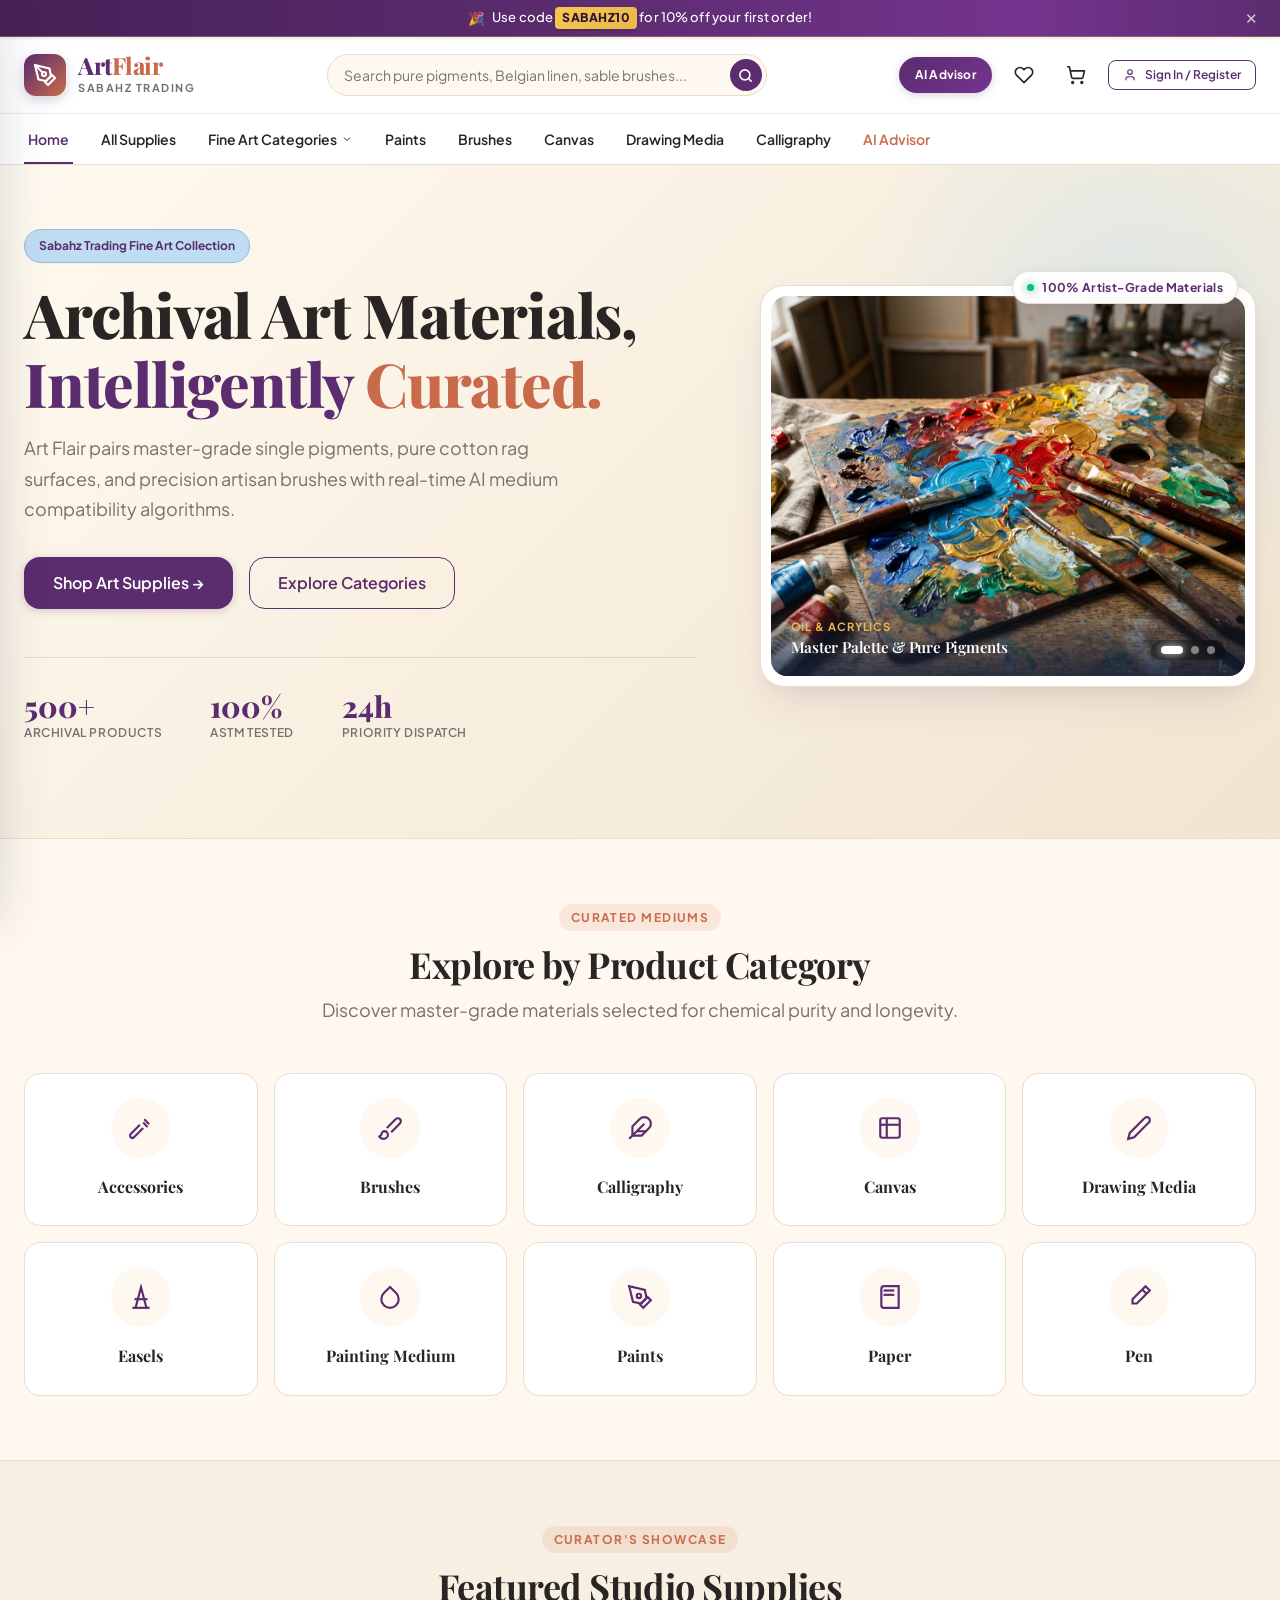
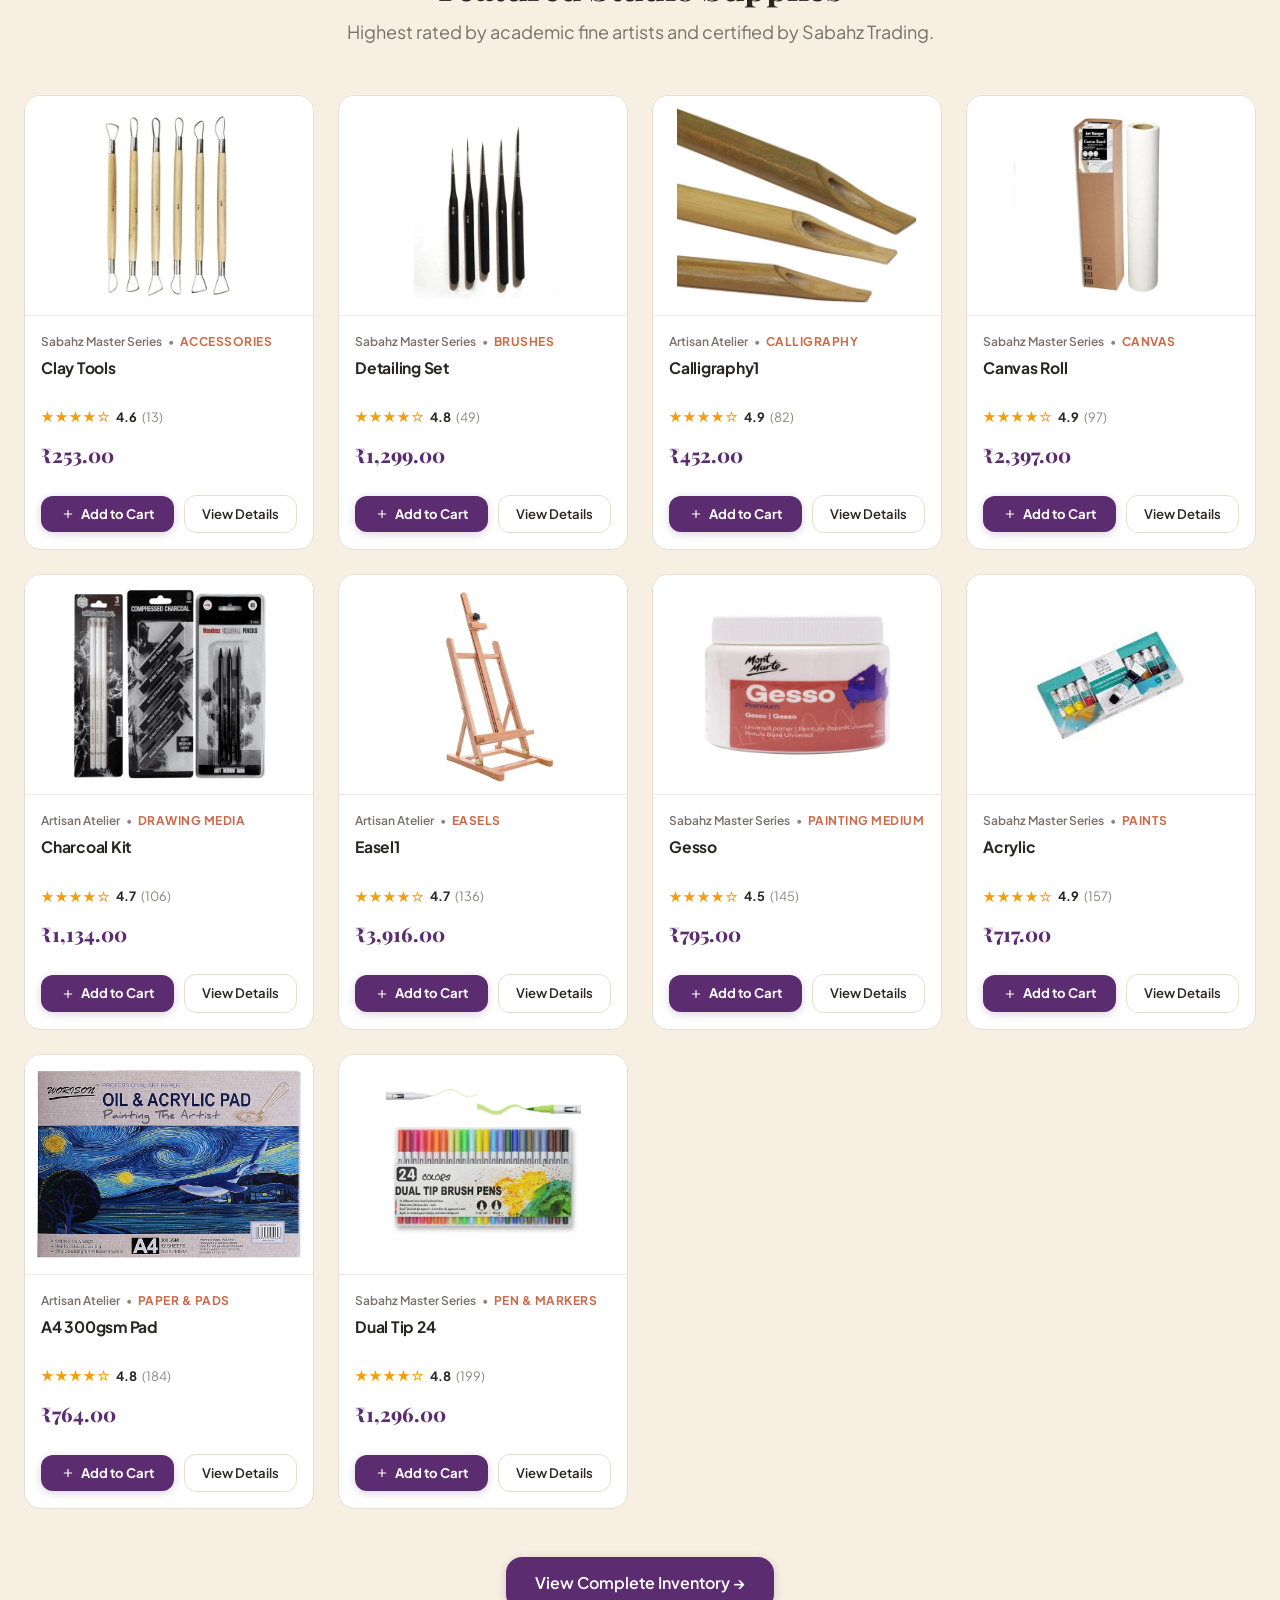
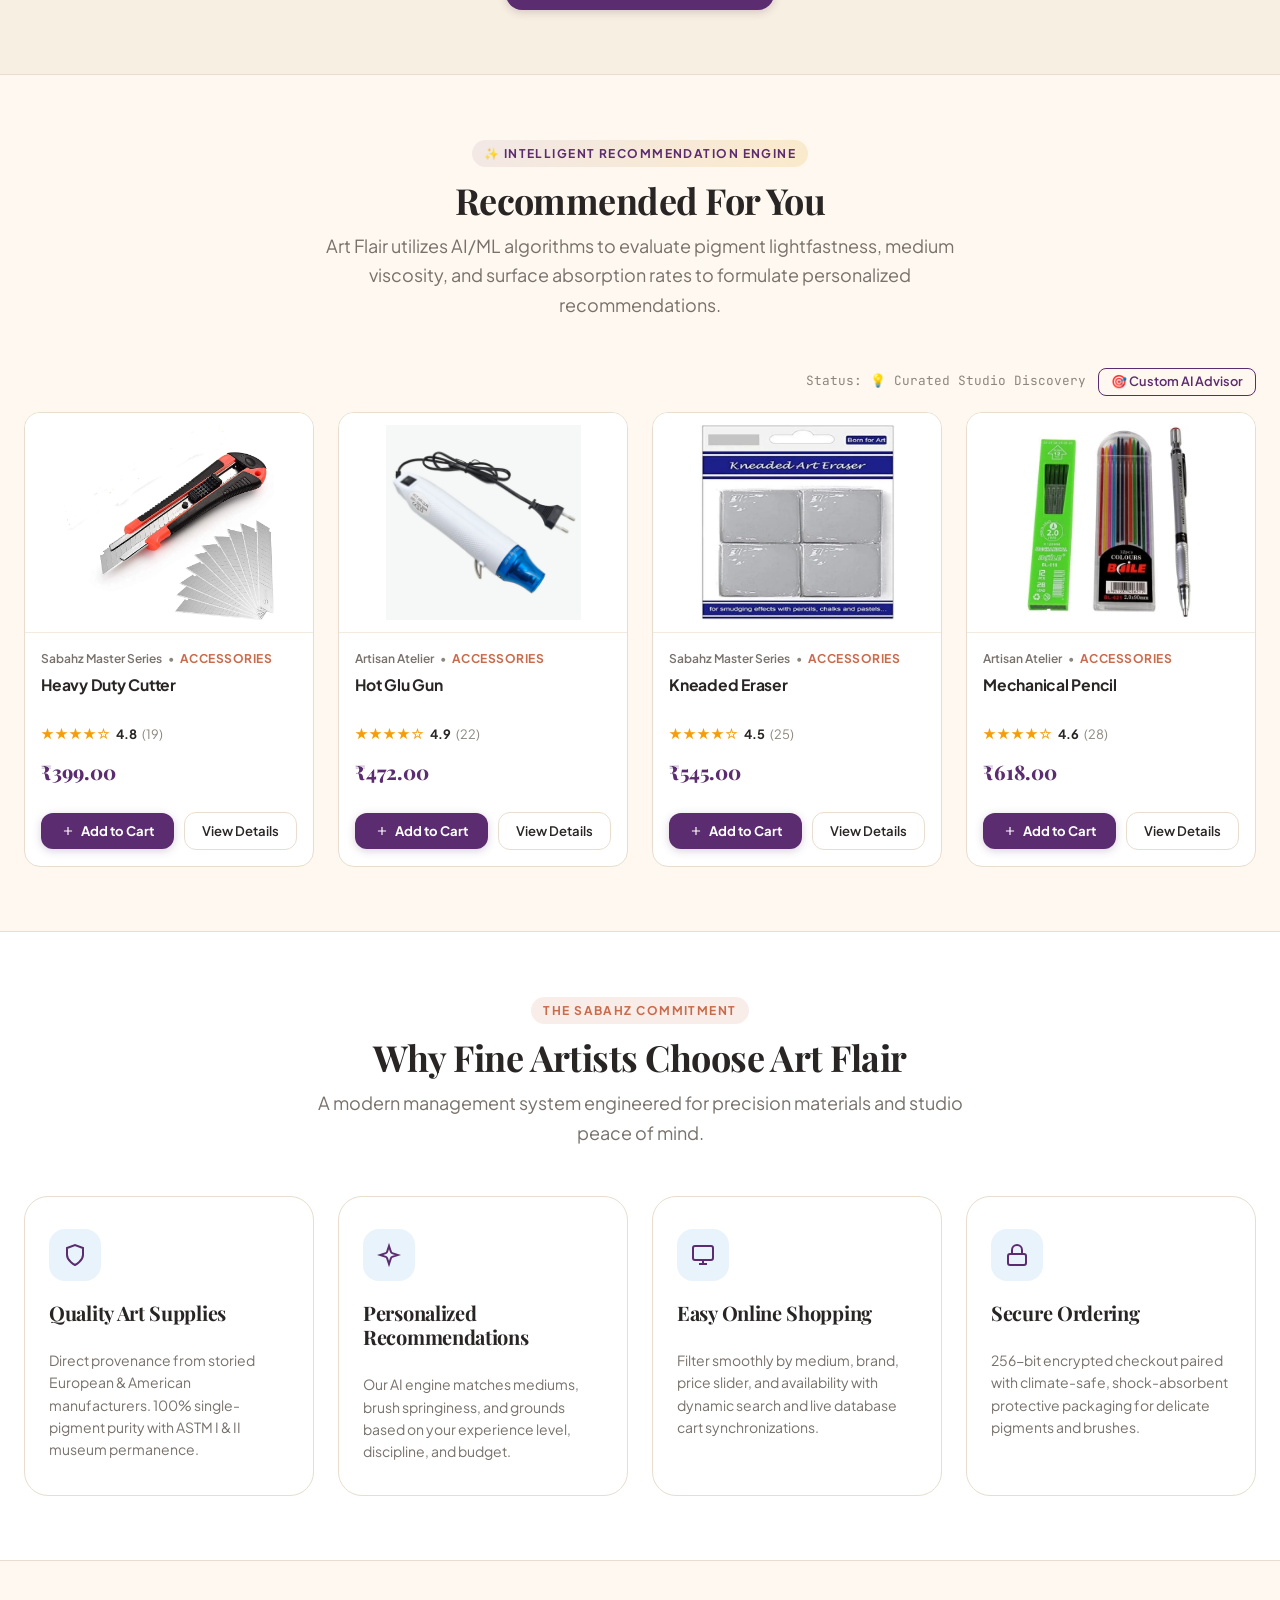
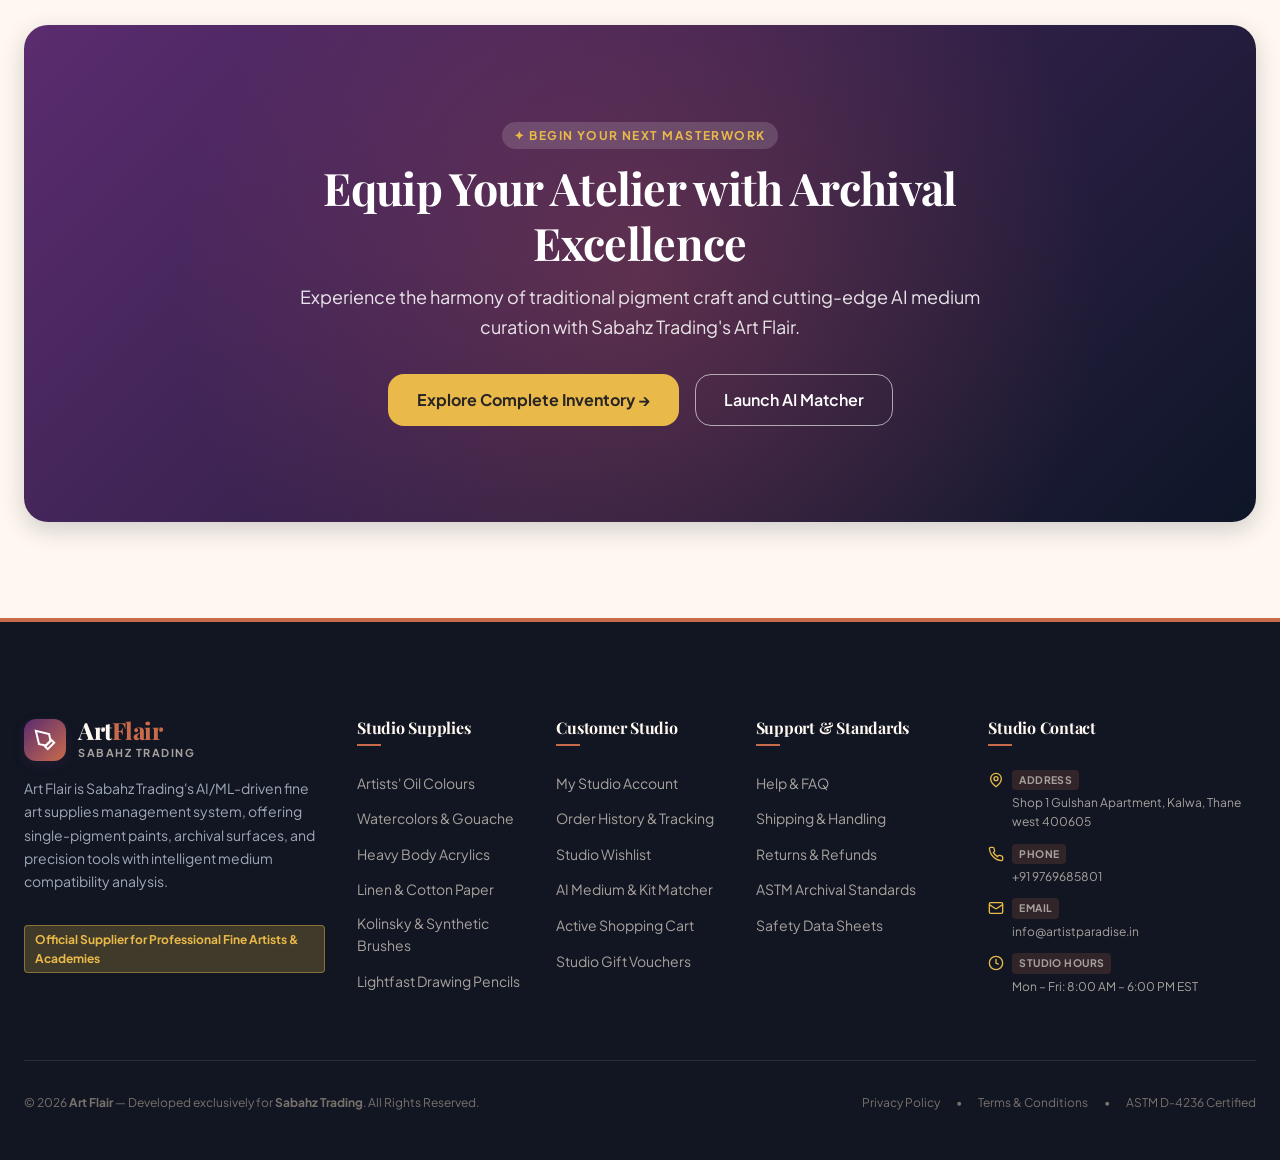
<file: index.html>
<!DOCTYPE html>
<html lang="en">
<head>
  <meta charset="UTF-8" />
  <meta name="viewport" content="width=device-width, initial-scale=1.0" />
  <title>Art Flair | AI/ML-Powered Online Art Supplies Management System | Sabahz Trading</title>
  <meta name="description" content="Art Flair by Sabahz Trading: Curated master-grade fine art supplies, single-pigment oils, pure cotton canvases, and AI-powered medium compatibility recommendations." />
  
  <!-- CSS Stylesheets -->
  <link rel="stylesheet" href="css/variables.css" />
  <link rel="stylesheet" href="css/base.css" />
  <link rel="stylesheet" href="css/layout.css" />
  <link rel="stylesheet" href="css/components.css" />
  <link rel="stylesheet" href="css/pages/home.css" />
</head>
<body>

  <!-- Dynamic Header injected via js/components/header.js -->
  <div id="site-header-container"></div>

  <main class="main-content">
    <!-- ==========================================================================
         SECTION 1 — HERO
         ========================================================================== -->
    <section class="hero-section" aria-label="Hero Showcase">
      <div class="container">
        <div class="hero-grid">
          <div>
            <div class="hero-badge">
              <span>Sabahz Trading Fine Art Collection</span>
            </div>
            <h1 class="hero-title">
              Archival Art Materials, <br />
              <span class="highlight-navy">Intelligently</span> <span class="highlight-coral">Curated.</span>
            </h1>
            <p class="hero-description">
              Art Flair pairs master-grade single pigments, pure cotton rag surfaces, and precision artisan brushes with real-time AI medium compatibility algorithms.
            </p>
            <div class="hero-cta-group">
              <a href="shop.html" class="btn btn-primary btn-lg" id="hero-cta-shop">Shop Art Supplies →</a>
              <a href="#categories-section" class="btn btn-outline btn-lg" id="hero-cta-categories">Explore Categories</a>
            </div>

            <div class="hero-stats">
              <div class="stat-item">
                <span class="stat-number">500+</span>
                <span class="stat-label">Archival Products</span>
              </div>
              <div class="stat-item">
                <span class="stat-number">100%</span>
                <span class="stat-label">ASTM Tested</span>
              </div>
              <div class="stat-item">
                <span class="stat-number">24h</span>
                <span class="stat-label">Priority Dispatch</span>
              </div>
            </div>
          </div>

          <!-- Hero Visual Showcase (Creative 3-Photo Dynamic Studio Showcase) -->
          <div class="hero-visual-card">
            <!-- Top Floating Live Badge -->
            <div class="hero-top-badge">
              <span class="badge-dot"></span>
              <span>100% Artist-Grade Materials</span>
            </div>

            <div class="hero-main-card">
              <!-- Slider Container with 3 Creative Studio Photos -->
              <div class="hero-slider" id="hero-slider">
                <!-- Photo 1: Artisan Master Palette & Fine Brushes -->
                <div class="hero-slide active" data-slide="0" data-badge="Optimal Binder &amp; Surface Pair">
                  <img 
                    src="Products/Hero/hero-palette.jpg" 
                    alt="Master Artist Wooden Palette with Swirling Oil Pigments and Sable Brushes" 
                    loading="eager"
                  />
                  <div class="hero-slide-caption">
                    <span class="caption-tag">Oil &amp; Acrylics</span>
                    <h4 class="caption-title">Master Palette &amp; Pure Pigments</h4>
                  </div>
                </div>

                <!-- Photo 2: Impasto Easel Canvas & Studio Atmosphere -->
                <div class="hero-slide" data-slide="1" data-badge="High-Tension Archival Linen">
                  <img 
                    src="Products/Hero/hero-easel.jpg" 
                    alt="Fine Artist Painting Impasto Textures on Easel Stretched Canvas" 
                    loading="lazy"
                  />
                  <div class="hero-slide-caption">
                    <span class="caption-tag">Canvas &amp; Easels</span>
                    <h4 class="caption-title">Studio Easel &amp; Impasto Linen</h4>
                  </div>
                </div>

                <!-- Photo 3: Botanical Watercolor Flatlay & Cotton Rag -->
                <div class="hero-slide" data-slide="2" data-badge="Cold-Pressed 300 GSM Cotton">
                  <img 
                    src="Products/Hero/hero-watercolor.jpg" 
                    alt="Creative Watercolor Blooms on Heavyweight Cotton Paper with Ceramic Palette" 
                    loading="lazy"
                  />
                  <div class="hero-slide-caption">
                    <span class="caption-tag">Watercolors &amp; Inks</span>
                    <h4 class="caption-title">Botanical Study &amp; Ceramic Palette</h4>
                  </div>
                </div>

                <!-- Slider Navigation Buttons -->
                <button class="hero-nav-btn hero-nav-prev" id="hero-prev-btn" aria-label="Previous artwork view">
                  <svg width="18" height="18" viewBox="0 0 24 24" fill="none" stroke="currentColor" stroke-width="2.5"><polyline points="15 18 9 12 15 6"/></svg>
                </button>
                <button class="hero-nav-btn hero-nav-next" id="hero-next-btn" aria-label="Next artwork view">
                  <svg width="18" height="18" viewBox="0 0 24 24" fill="none" stroke="currentColor" stroke-width="2.5"><polyline points="9 18 15 12 9 6"/></svg>
                </button>
                <!-- Subtle In-Slide Pagination Dots -->
                <div class="hero-dots" id="hero-dots">
                  <button class="hero-dot active" data-index="0" aria-label="Go to slide 1"></button>
                  <button class="hero-dot" data-index="1" aria-label="Go to slide 2"></button>
                  <button class="hero-dot" data-index="2" aria-label="Go to slide 3"></button>
                </div>
              </div>
            </div>
          </div>
        </div>
      </div>
    </section>

    <!-- ==========================================================================
         SECTION 2 — PRODUCT CATEGORIES
         ========================================================================== -->
    <section class="section-padding" id="categories-section" aria-label="Product Categories">
      <div class="container">
        <div class="section-header">
          <div class="section-kicker">Curated Mediums</div>
          <h2 class="section-title">Explore by Product Category</h2>
          <p class="section-subtitle">Discover master-grade materials selected for chemical purity and longevity.</p>
        </div>

        <!-- Populated dynamically via HomePage.loadCategories() in js/pages/home.js -->
        <div class="categories-grid" id="home-categories-grid">
          <div class="skeleton" style="height: 150px; border-radius: 16px;"></div>
          <div class="skeleton" style="height: 150px; border-radius: 16px;"></div>
          <div class="skeleton" style="height: 150px; border-radius: 16px;"></div>
          <div class="skeleton" style="height: 150px; border-radius: 16px;"></div>
          <div class="skeleton" style="height: 150px; border-radius: 16px;"></div>
          <div class="skeleton" style="height: 150px; border-radius: 16px;"></div>
        </div>
      </div>
    </section>

    <!-- ==========================================================================
         SECTION 3 — FEATURED PRODUCTS
         ========================================================================== -->
    <section class="section-padding" style="background-color: var(--bg-alt); border-top: 1px solid var(--border); border-bottom: 1px solid var(--border);" aria-label="Featured Products">
      <div class="container">
        <div class="section-header">
          <div class="section-kicker">Curator's Showcase</div>
          <h2 class="section-title">Featured Studio Supplies</h2>
          <p class="section-subtitle">Highest rated by academic fine artists and certified by Sabahz Trading.</p>
        </div>

        <!-- Populated dynamically via HomePage.loadFeaturedProducts() in js/pages/home.js -->
        <div class="products-showcase-grid" id="featured-products-grid">
          <div class="skeleton skeleton-card"></div>
          <div class="skeleton skeleton-card"></div>
          <div class="skeleton skeleton-card"></div>
          <div class="skeleton skeleton-card"></div>
        </div>

        <div style="text-align: center; margin-top: var(--space-2xl);">
          <a href="shop.html" class="btn btn-primary btn-lg">View Complete Inventory →</a>
        </div>
      </div>
    </section>

    <!-- ==========================================================================
         SECTION 4 — AI RECOMMENDATIONS ("Recommended For You")
         ========================================================================== -->
    <section class="section-padding" aria-label="AI Recommendations">
      <div class="container">
        <div class="section-header">
          <div class="section-kicker" style="background: linear-gradient(135deg, var(--primary-soft), var(--accent-soft)); color: var(--primary);">
            ✨ Intelligent Recommendation Engine
          </div>
          <h2 class="section-title">Recommended For You</h2>
          <p class="section-subtitle">
            Art Flair utilizes AI/ML algorithms to evaluate pigment lightfastness, medium viscosity, and surface absorption rates to formulate personalized recommendations.
          </p>
        </div>

        <!-- Populated dynamically via HomePage.loadAiRecommendations() in js/pages/home.js -->
        <div id="ai-recommendations-container">
          <div class="skeleton" style="height: 240px; border-radius: 16px;"></div>
        </div>
      </div>
    </section>

    <!-- ==========================================================================
         SECTION 5 — WHY ART FLAIR (4 Feature Blocks)
         ========================================================================== -->
    <section class="section-padding" style="background: var(--card); border-top: 1px solid var(--border); border-bottom: 1px solid var(--border);" aria-label="Why Choose Art Flair">
      <div class="container">
        <div class="section-header">
          <div class="section-kicker">The Sabahz Commitment</div>
          <h2 class="section-title">Why Fine Artists Choose Art Flair</h2>
          <p class="section-subtitle">A modern management system engineered for precision materials and studio peace of mind.</p>
        </div>

        <div class="features-grid">
          <!-- 1. Quality Art Supplies -->
          <div class="feature-block-card">
            <div class="feature-icon-box">
              <svg width="24" height="24" viewBox="0 0 24 24" fill="none" stroke="currentColor" stroke-width="2">
                <path d="M12 22s8-4 8-10V5l-8-3-8 3v7c0 6 8 10 8 10z"/>
              </svg>
            </div>
            <h3 class="feature-block-title">Quality Art Supplies</h3>
            <p class="feature-block-desc">
              Direct provenance from storied European & American manufacturers. 100% single-pigment purity with ASTM I & II museum permanence.
            </p>
          </div>

          <!-- 2. Personalized Recommendations -->
          <div class="feature-block-card">
            <div class="feature-icon-box">
              <svg width="24" height="24" viewBox="0 0 24 24" fill="none" stroke="currentColor" stroke-width="2">
                <path d="m12 3-1.9 5.8a2 2 0 0 1-1.3 1.3L3 12l5.8 1.9a2 2 0 0 1 1.3 1.3L12 21l1.9-5.8a2 2 0 0 1 1.3-1.3L21 12l-5.8-1.9a2 2 0 0 1-1.3-1.3Z"/>
              </svg>
            </div>
            <h3 class="feature-block-title">Personalized Recommendations</h3>
            <p class="feature-block-desc">
              Our AI engine matches mediums, brush springiness, and grounds based on your experience level, discipline, and budget.
            </p>
          </div>

          <!-- 3. Easy Online Shopping -->
          <div class="feature-block-card">
            <div class="feature-icon-box">
              <svg width="24" height="24" viewBox="0 0 24 24" fill="none" stroke="currentColor" stroke-width="2">
                <rect x="2" y="3" width="20" height="14" rx="2" ry="2"/>
                <line x1="8" y1="21" x2="16" y2="21"/>
                <line x1="12" y1="17" x2="12" y2="21"/>
              </svg>
            </div>
            <h3 class="feature-block-title">Easy Online Shopping</h3>
            <p class="feature-block-desc">
              Filter smoothly by medium, brand, price slider, and availability with dynamic search and live database cart synchronizations.
            </p>
          </div>

          <!-- 4. Secure Ordering -->
          <div class="feature-block-card">
            <div class="feature-icon-box">
              <svg width="24" height="24" viewBox="0 0 24 24" fill="none" stroke="currentColor" stroke-width="2">
                <rect x="3" y="11" width="18" height="11" rx="2" ry="2"/>
                <path d="M7 11V7a5 5 0 0 1 10 0v4"/>
              </svg>
            </div>
            <h3 class="feature-block-title">Secure Ordering</h3>
            <p class="feature-block-desc">
              256-bit encrypted checkout paired with climate-safe, shock-absorbent protective packaging for delicate pigments and brushes.
            </p>
          </div>
        </div>
      </div>
    </section>

    <!-- ==========================================================================
         SECTION 6 — FINAL CTA BANNER
         ========================================================================== -->
    <section class="container" aria-label="Get Started Banner">
      <div class="final-cta-section">
        <div class="final-cta-content">
          <div class="section-kicker" style="background: rgba(255,255,255,0.15); color: var(--accent);">
            ✦ Begin Your Next Masterwork
          </div>
          <h2>Equip Your Atelier with Archival Excellence</h2>
          <p>
            Experience the harmony of traditional pigment craft and cutting-edge AI medium curation with Sabahz Trading's Art Flair.
          </p>
          <div class="final-cta-buttons">
            <a href="shop.html" class="btn btn-accent btn-lg" id="final-cta-catalog">Explore Complete Inventory →</a>
            <a href="ai-matcher.html" class="btn btn-outline btn-lg" style="border-color: rgba(255,255,255,0.6); color: white;" id="final-cta-ai">Launch AI Matcher</a>
          </div>
        </div>
      </div>
    </section>
  </main>

  <!-- Dynamic Footer injected via js/components/footer.js -->
  <div id="site-footer-container"></div>

  <!-- Global JavaScript Modules -->
  <script src="js/config.js"></script>
  <script src="js/storage.js"></script>
  <script src="js/api.js"></script>
  <script src="js/auth.js"></script>
  <script src="js/services/authService.js"></script>
  <script src="js/services/productService.js"></script>
  <script src="js/services/cartService.js"></script>
  <script src="js/services/wishlistService.js"></script>
  <script src="js/services/aiService.js"></script>
  <script src="js/search.js"></script>
  <script src="js/recommendations.js"></script>
  <script src="js/components/toast.js"></script>
  <script src="js/components/modal.js"></script>
  <script src="js/components/product-card.js"></script>
    <script src="js/components/cart-drawer.js"></script>
  <script src="js/components/header.js"></script>
  <script src="js/components/footer.js"></script>
  <script src="js/pages/home.js"></script>
  <script src="js/main.js"></script>
</body>
</html>
</file>
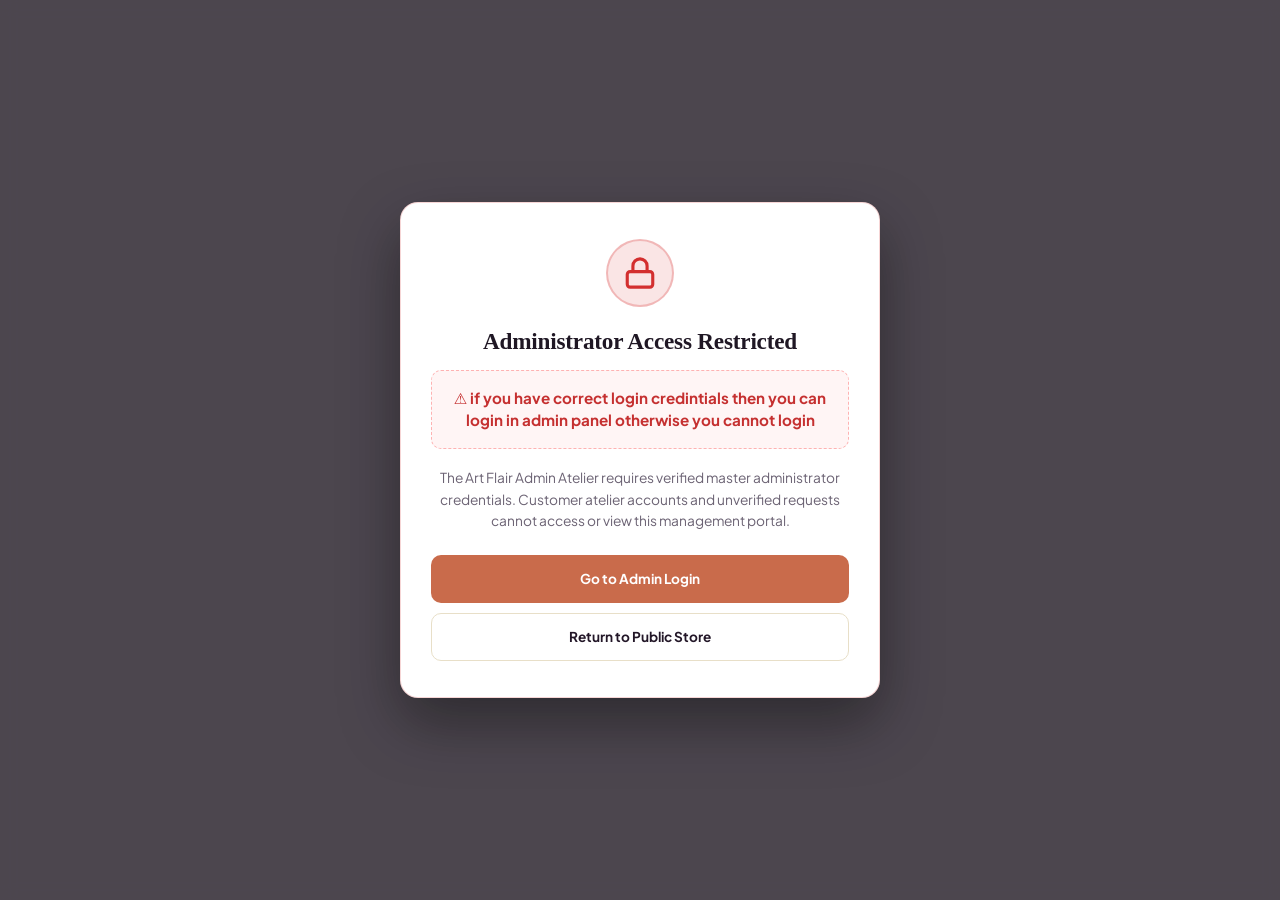
<file: admin/index.html>
<!DOCTYPE html>
<html lang="en">
<head>
  <meta charset="UTF-8" />
  <meta http-equiv="refresh" content="0; url=dashboard.html" />
  <title>Redirecting to Admin Atelier...</title>
  <script>
    window.location.href = "dashboard.html";
  </script>
</head>
<body style="background: #231728; color: #FFF; font-family: sans-serif; display: flex; align-items: center; justify-content: center; height: 100vh;">
  <p>Loading Admin Atelier...</p>
</body>
</html>
</file>
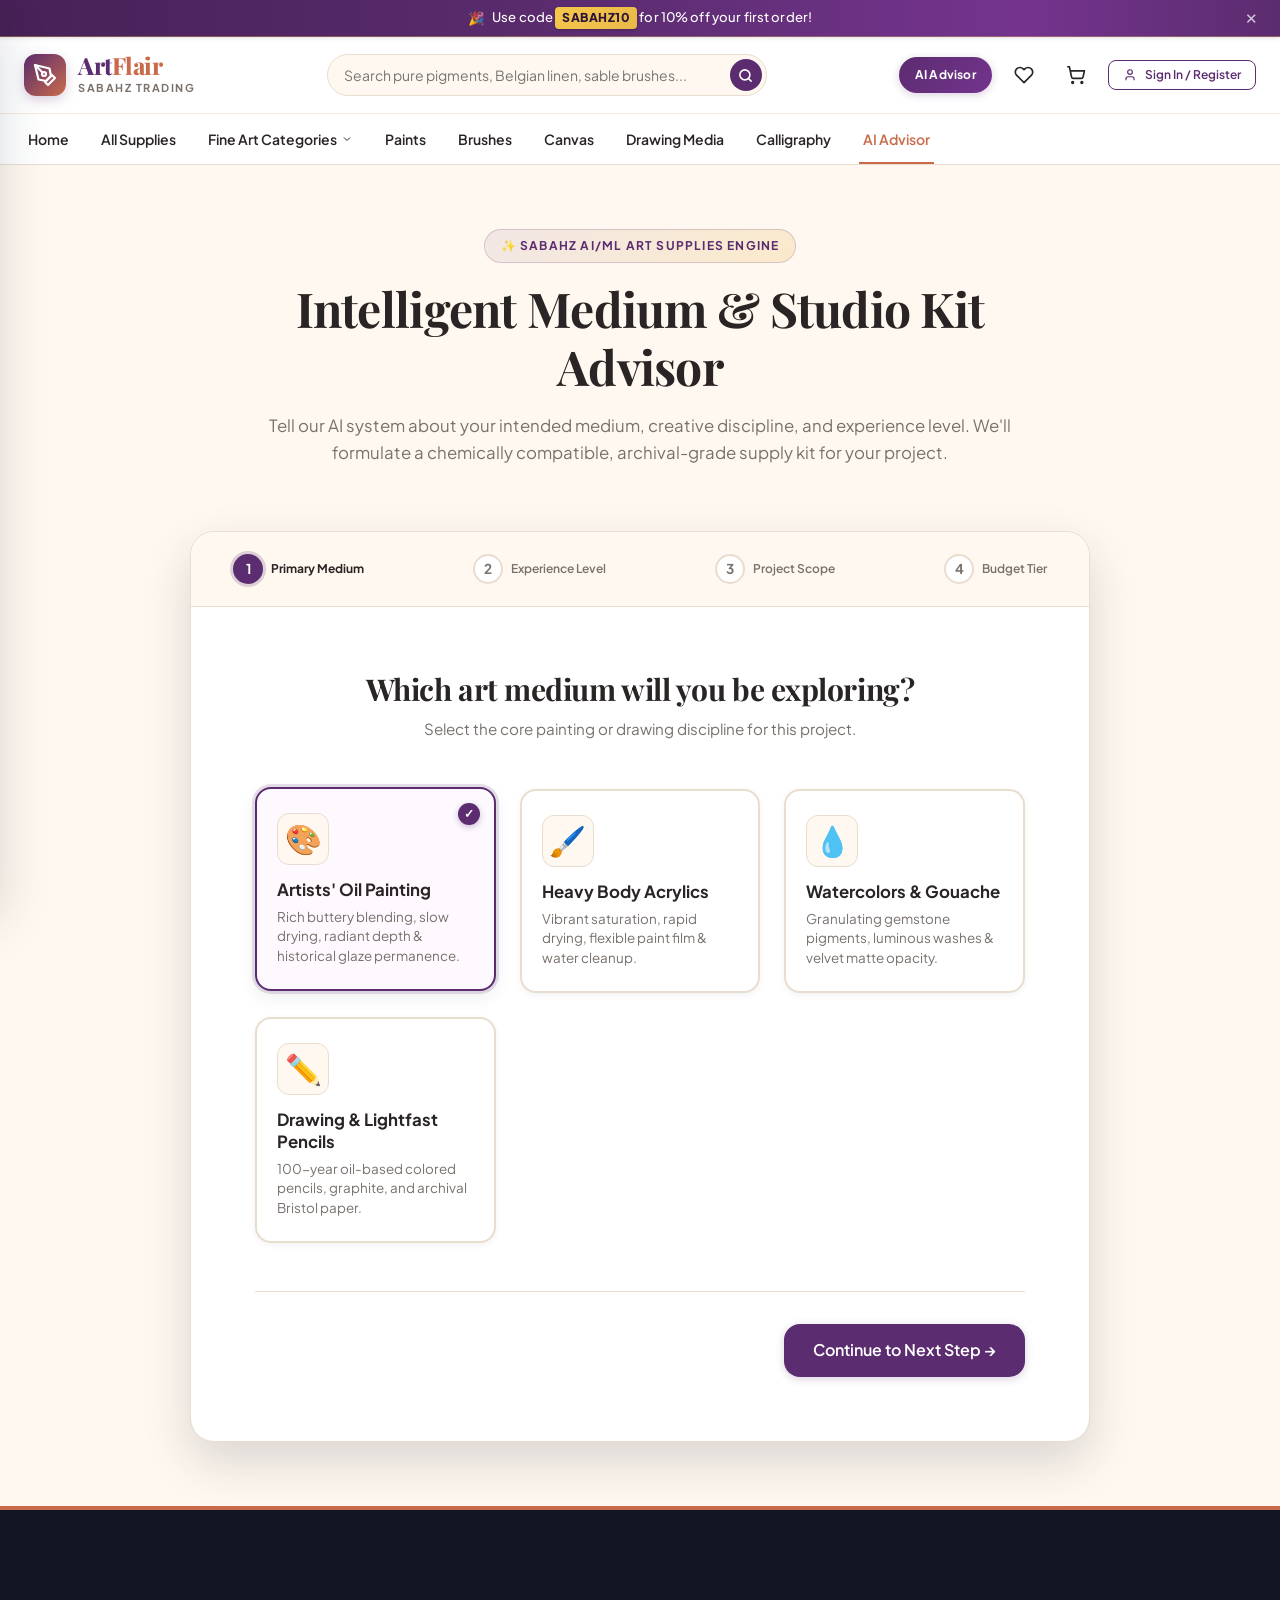
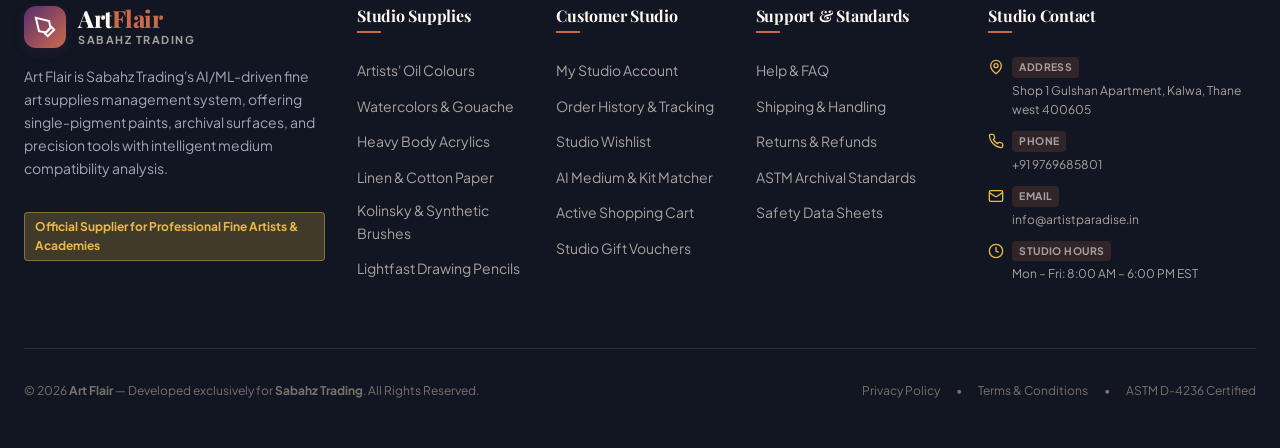
<file: ai-matcher.html>
<!DOCTYPE html>
<html lang="en">
<head>
  <meta charset="UTF-8" />
  <meta name="viewport" content="width=device-width, initial-scale=1.0" />
  <title>AI Medium & Supplies Matcher | Art Flair - Sabahz Trading</title>
  <meta name="description" content="Use Sabahz Trading's AI Art Supplies Matcher to determine the perfect pigment medium, brush grade, and surface ground for your project." />
  
  <link rel="stylesheet" href="css/variables.css" />
  <link rel="stylesheet" href="css/base.css" />
  <link rel="stylesheet" href="css/layout.css" />
  <link rel="stylesheet" href="css/components.css" />
  <link rel="stylesheet" href="css/pages/ai-matcher.css" />
</head>
<body>

  <div id="site-header-container"></div>

  <main class="main-content section-padding">
    <div class="container">
      <div class="ai-hero-header">
        <div class="ai-badge-header">
          <span>✨ Sabahz AI/ML Art Supplies Engine</span>
        </div>
        <h1>Intelligent Medium & Studio Kit Advisor</h1>
        <p style="color: var(--color-text-secondary); font-size: 1.05rem;">
          Tell our AI system about your intended medium, creative discipline, and experience level. We'll formulate a chemically compatible, archival-grade supply kit for your project.
        </p>
      </div>

      <!-- Interactive Wizard Container -->
      <div class="wizard-container">
        <!-- Progress Steps -->
        <div class="wizard-progress-bar">
          <div class="wizard-step-node active" data-step="1">
            <div class="step-circle">1</div>
            <span>Primary Medium</span>
          </div>
          <div class="wizard-step-node" data-step="2">
            <div class="step-circle">2</div>
            <span>Experience Level</span>
          </div>
          <div class="wizard-step-node" data-step="3">
            <div class="step-circle">3</div>
            <span>Project Scope</span>
          </div>
          <div class="wizard-step-node" data-step="4">
            <div class="step-circle">4</div>
            <span>Budget Tier</span>
          </div>
        </div>

        <div class="wizard-body">
          <!-- Step 1: Medium -->
          <div class="wizard-step-panel active" id="step-1">
            <h2 class="wizard-step-question">Which art medium will you be exploring?</h2>
            <p class="wizard-step-hint">Select the core painting or drawing discipline for this project.</p>

            <div class="ai-option-cards-grid">
              <div class="ai-choice-card selected" data-key="medium" data-val="oil">
                <div class="ai-choice-icon">🎨</div>
                <div class="ai-choice-title">Artists' Oil Painting</div>
                <div class="ai-choice-desc">Rich buttery blending, slow drying, radiant depth & historical glaze permanence.</div>
              </div>

              <div class="ai-choice-card" data-key="medium" data-val="acrylic">
                <div class="ai-choice-icon">🖌️</div>
                <div class="ai-choice-title">Heavy Body Acrylics</div>
                <div class="ai-choice-desc">Vibrant saturation, rapid drying, flexible paint film & water cleanup.</div>
              </div>

              <div class="ai-choice-card" data-key="medium" data-val="watercolor">
                <div class="ai-choice-icon">💧</div>
                <div class="ai-choice-title">Watercolors & Gouache</div>
                <div class="ai-choice-desc">Granulating gemstone pigments, luminous washes & velvet matte opacity.</div>
              </div>

              <div class="ai-choice-card" data-key="medium" data-val="drawing">
                <div class="ai-choice-icon">✏️</div>
                <div class="ai-choice-title">Drawing & Lightfast Pencils</div>
                <div class="ai-choice-desc">100-year oil-based colored pencils, graphite, and archival Bristol paper.</div>
              </div>
            </div>
          </div>

          <!-- Step 2: Skill Level -->
          <div class="wizard-step-panel" id="step-2">
            <h2 class="wizard-step-question">What is your studio experience level?</h2>
            <p class="wizard-step-hint">Our AI adjusts pigment single-load ratios and handling forgivingness accordingly.</p>

            <div class="ai-option-cards-grid">
              <div class="ai-choice-card" data-key="skillLevel" data-val="beginner">
                <div class="ai-choice-icon">🌱</div>
                <div class="ai-choice-title">Emerging Artist</div>
                <div class="ai-choice-desc">Focus on intuitive color mixing, versatile multi-media brushes, and forgiving grounds.</div>
              </div>

              <div class="ai-choice-card selected" data-key="skillLevel" data-val="intermediate">
                <div class="ai-choice-icon">🎯</div>
                <div class="ai-choice-title">Intermediate Painter</div>
                <div class="ai-choice-desc">Single-pigment focus for chromatic purity and controlled layer building.</div>
              </div>

              <div class="ai-choice-card" data-key="skillLevel" data-val="master">
                <div class="ai-choice-icon">🏛️</div>
                <div class="ai-choice-title">Master / Professional Atelier</div>
                <div class="ai-choice-desc">Strict ASTM I lightfast permanence, 100% Belgian flax linen & Kolinsky sable.</div>
              </div>
            </div>
          </div>

          <!-- Step 3: Project Type -->
          <div class="wizard-step-panel" id="step-3">
            <h2 class="wizard-step-question">What type of subject or artwork?</h2>
            <p class="wizard-step-hint">Influences brush hair springiness and surface tooth selection.</p>

            <div class="ai-option-cards-grid">
              <div class="ai-choice-card selected" data-key="projectType" data-val="portrait">
                <div class="ai-choice-icon">👤</div>
                <div class="ai-choice-title">Portraiture & Realism</div>
                <div class="ai-choice-desc">Requires ultra-smooth blending, fine filament brushes, and subtle glazing.</div>
              </div>

              <div class="ai-choice-card" data-key="projectType" data-val="landscape">
                <div class="ai-choice-icon">🏔️</div>
                <div class="ai-choice-title">Landscape & Plein Air</div>
                <div class="ai-choice-desc">Granulating earth pigments, absorbent cold-press surfaces, and portable kits.</div>
              </div>

              <div class="ai-choice-card" data-key="projectType" data-val="abstract">
                <div class="ai-choice-icon">🌀</div>
                <div class="ai-choice-title">Abstract & Textured Impasto</div>
                <div class="ai-choice-desc">Heavy-body viscosity, stiff filbert brushes, and rigid gallery-depth canvas.</div>
              </div>
            </div>
          </div>

          <!-- Step 4: Budget Tier -->
          <div class="wizard-step-panel" id="step-4">
            <h2 class="wizard-step-question">Select your studio budget tier</h2>
            <p class="wizard-step-hint">All Sabahz materials remain 100% artist-grade regardless of tier.</p>

            <div class="ai-option-cards-grid">
              <div class="ai-choice-card" data-key="budget" data-val="starter">
                <div class="ai-choice-icon">🏷️</div>
                <div class="ai-choice-title">Essential Studio (₹1,500 – ₹3,500)</div>
                <div class="ai-choice-desc">Maximum value core palette with high tinting strength.</div>
              </div>

              <div class="ai-choice-card selected" data-key="budget" data-val="mid">
                <div class="ai-choice-icon">⭐</div>
                <div class="ai-choice-title">Professional Studio (₹3,500 – ₹7,500)</div>
                <div class="ai-choice-desc">Pure single-pigment tubes, velvetouch synthetic brushes, archival block.</div>
              </div>

              <div class="ai-choice-card" data-key="budget" data-val="premium">
                <div class="ai-choice-icon">👑</div>
                <div class="ai-choice-title">Master Atelier (₹7,500+)</div>
                <div class="ai-choice-desc">Rare gemstone pigments, handcrafted wooden boxes, Belgian linen.</div>
              </div>
            </div>
          </div>

          <!-- Step 5: AI Results Output -->
          <div class="wizard-step-panel" id="step-5">
            <div id="ai-results-content"></div>
          </div>

          <!-- Wizard Navigation -->
          <div class="wizard-footer-nav" id="wizard-nav-buttons">
            <button type="button" class="btn btn-ghost" id="btn-wizard-prev" style="visibility: hidden;">
              ← Back
            </button>
            <button type="button" class="btn btn-primary btn-lg" id="btn-wizard-next">
              Continue to Next Step →
            </button>
          </div>
        </div>
      </div>
    </div>
  </main>

  <div id="site-footer-container"></div>

  <!-- Global Scripts -->
  <script src="js/config.js"></script>
  <script src="js/storage.js"></script>
  <script src="js/api.js"></script>
  <script src="js/auth.js"></script>
  <script src="js/services/authService.js"></script>
  <script src="js/services/productService.js"></script>
  <script src="js/services/cartService.js"></script>
  <script src="js/services/wishlistService.js"></script>
  <script src="js/services/aiService.js"></script>
  <script src="js/search.js"></script>
  <script src="js/recommendations.js"></script>
  <script src="js/components/toast.js"></script>
  <script src="js/components/modal.js"></script>
  <script src="js/components/product-card.js"></script>
    <script src="js/components/cart-drawer.js"></script>
  <script src="js/components/header.js"></script>
  <script src="js/components/footer.js"></script>
  <script src="js/pages/ai-matcher.js"></script>
  <script src="js/main.js"></script>
</body>
</html>
</file>
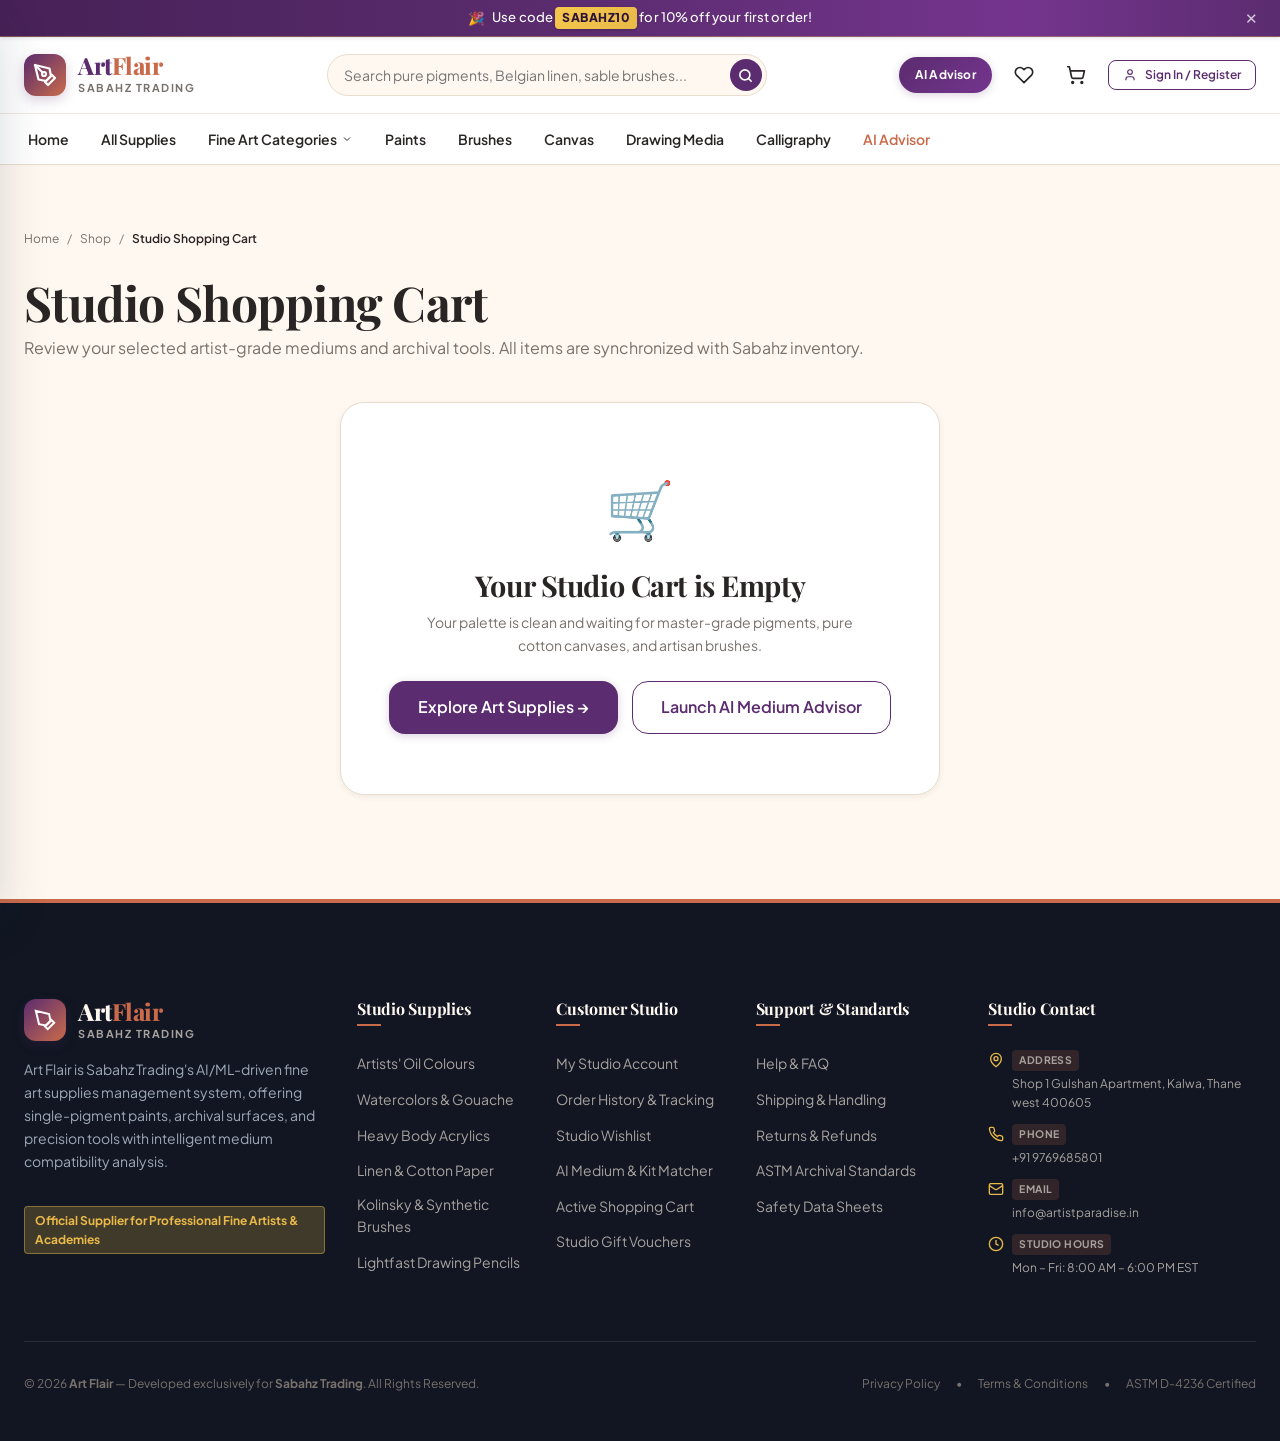
<file: cart.html>
<!DOCTYPE html>
<html lang="en">
<head>
  <meta charset="UTF-8" />
  <meta name="viewport" content="width=device-width, initial-scale=1.0" />
  <title>Shopping Cart & Atelier Order Review | Art Flair - Sabahz Trading</title>
  <meta name="description" content="Review your database-driven Art Flair shopping cart, modify item quantities, apply studio promotional codes, and proceed to secure checkout." />
  
  <!-- CSS Stylesheets -->
  <link rel="stylesheet" href="css/variables.css" />
  <link rel="stylesheet" href="css/base.css" />
  <link rel="stylesheet" href="css/layout.css" />
  <link rel="stylesheet" href="css/components.css" />
  <link rel="stylesheet" href="css/pages/cart-checkout.css" />
</head>
<body>

  <!-- Dynamic Global Header -->
  <div id="site-header-container"></div>

  <main class="main-content section-padding">
    <div class="container">
      <!-- Breadcrumbs -->
      <nav class="breadcrumb" aria-label="Breadcrumb">
        <a href="index.html">Home</a>
        <span class="breadcrumb-separator">/</span>
        <a href="products.html">Shop</a>
        <span class="breadcrumb-separator">/</span>
        <span class="breadcrumb-current">Studio Shopping Cart</span>
      </nav>

      <div style="margin-bottom: 24px;">
        <h1 style="margin-bottom: 4px;">Studio Shopping Cart</h1>
        <p style="margin-bottom: 0; color: var(--text-secondary);">
          Review your selected artist-grade mediums and archival tools. All items are synchronized with Sabahz inventory.
        </p>
      </div>

      <!-- Main Cart View Container (Populated dynamically by js/pages/cart.js) -->
      <div id="cart-view-container">
        <div class="cart-page-layout">
          <div>
            <div class="skeleton" style="height: 60px; border-radius: 12px; margin-bottom: 20px;"></div>
            <div class="skeleton" style="height: 280px; border-radius: 16px;"></div>
          </div>
          <div class="skeleton" style="height: 380px; border-radius: 16px;"></div>
        </div>
      </div>
    </div>
  </main>

  <!-- Dynamic Global Footer -->
  <div id="site-footer-container"></div>

  <!-- Global Scripts -->
  <script src="js/config.js"></script>
  <script src="js/storage.js"></script>
  <script src="js/api.js"></script>
  <script src="js/auth.js"></script>
  <script src="js/services/productService.js"></script>
  <script src="js/services/cartService.js"></script>
  <script src="js/services/wishlistService.js"></script>
  <script src="js/services/aiService.js"></script>
  <script src="js/search.js"></script>
  <script src="js/recommendations.js"></script>
  <script src="js/components/toast.js"></script>
  <script src="js/components/modal.js"></script>
  <script src="js/components/product-card.js"></script>
    <script src="js/components/cart-drawer.js"></script>
  <script src="js/components/header.js"></script>
  <script src="js/components/footer.js"></script>
  <script src="js/pages/cart.js"></script>
  <script src="js/main.js"></script>
</body>
</html>
</file>
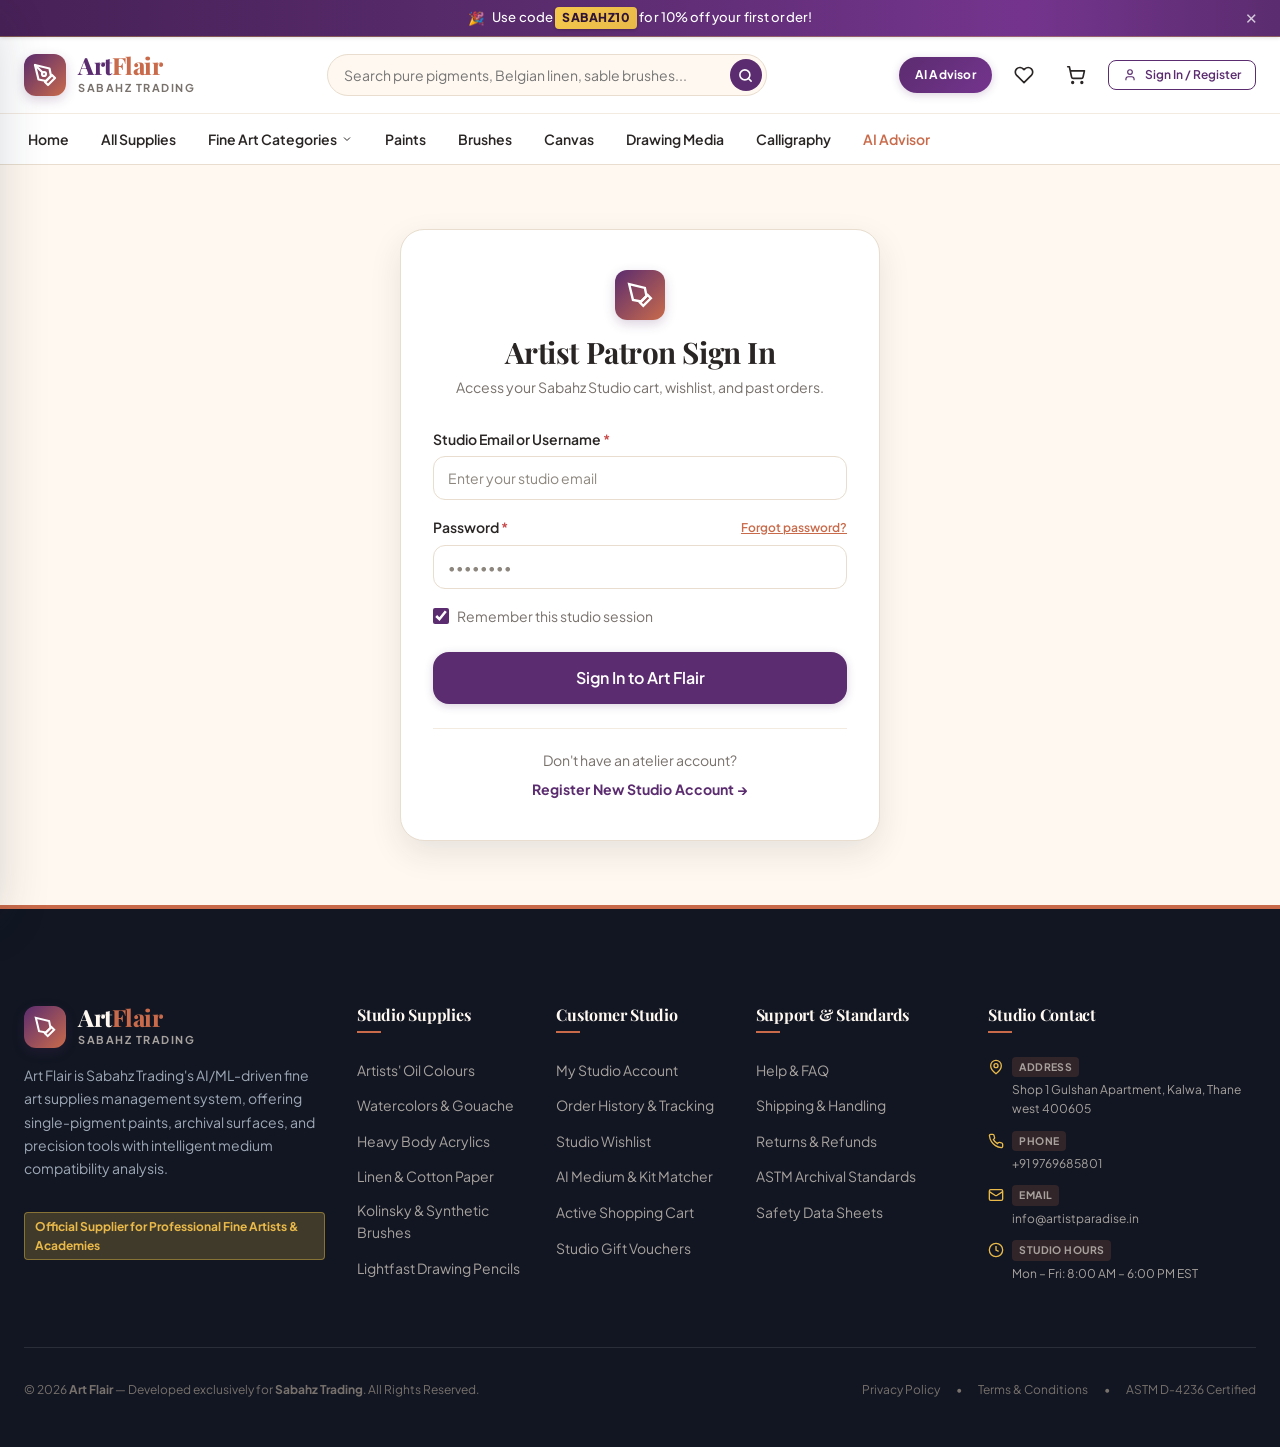
<file: login.html>
<!DOCTYPE html>
<html lang="en">
<head>
  <meta charset="UTF-8" />
  <meta name="viewport" content="width=device-width, initial-scale=1.0" />
  <title>Artist Sign In | Art Flair - Sabahz Trading</title>
  <meta name="description" content="Sign in to your Art Flair studio patron account to sync your database cart, order history, and saved archival palettes." />
  
  <!-- CSS Stylesheets -->
  <link rel="stylesheet" href="css/variables.css" />
  <link rel="stylesheet" href="css/base.css" />
  <link rel="stylesheet" href="css/layout.css" />
  <link rel="stylesheet" href="css/components.css" />
</head>
<body>

  <!-- Dynamic Global Header -->
  <div id="site-header-container"></div>

  <main class="main-content section-padding">
    <div class="container container-narrow">
      <div class="auth-card">
        <!-- Form Header -->
        <div style="text-align: center; margin-bottom: 28px;">
          <div class="brand-icon" style="margin: 0 auto 14px; width: 50px; height: 50px;">
            <svg width="26" height="26" viewBox="0 0 24 24" fill="none" stroke="currentColor" stroke-width="2.2">
              <path d="m12 19 7-7 3 3-7 7-3-3z"/>
              <path d="m18 13-1.5-7.5L2 2l3.5 14.5L13 18l5-5z"/>
            </svg>
          </div>
          <h1 style="font-size: 1.85rem; margin-bottom: 6px;">Artist Patron Sign In</h1>
          <p style="font-size: 0.88rem; color: var(--text-secondary); margin-bottom: 0;">Access your Sabahz Studio cart, wishlist, and past orders.</p>
        </div>

        <!-- Invalid Credentials / Error Alert Banner -->
        <div id="login-error-alert" class="alert alert-error" style="display: none;" role="alert">
          <svg width="18" height="18" viewBox="0 0 24 24" fill="none" stroke="currentColor" stroke-width="2" style="flex-shrink: 0;">
            <circle cx="12" cy="12" r="10"/><line x1="12" y1="8" x2="12" y2="12"/><line x1="12" y1="16" x2="12.01" y2="16"/>
          </svg>
          <div id="login-error-message">Invalid studio credentials.</div>
        </div>

        <!-- Login Form -->
        <form id="login-form" novalidate>
          <!-- Email / Username Field -->
          <div class="form-group">
            <label class="form-label" for="login-email">
              Studio Email or Username <span class="required">*</span>
            </label>
            <input 
              type="email" 
              id="login-email" 
              class="form-control" 
              placeholder="Enter your studio email" 
              required 
              autocomplete="email"
            />
            <div id="email-val-error" style="color: var(--error); font-size: 0.75rem; margin-top: 4px; display: none;"></div>
          </div>

          <!-- Password Field -->
          <div class="form-group">
            <div style="display: flex; justify-content: space-between; align-items: center; margin-bottom: 6px;">
              <label class="form-label" for="login-password" style="margin-bottom: 0;">
                Password <span class="required">*</span>
              </label>
              <a href="javascript:void(0)" id="link-forgot-password" style="font-size: 0.75rem; color: var(--secondary); font-weight: 600; cursor: pointer; text-decoration: underline;">Forgot password?</a>
            </div>
            <input 
              type="password" 
              id="login-password" 
              class="form-control" 
              placeholder="••••••••" 
              required 
              autocomplete="current-password"
            />
            <div id="pass-val-error" style="color: var(--error); font-size: 0.75rem; margin-top: 4px; display: none;"></div>
          </div>

          <!-- Remember Me Checkbox -->
          <div class="form-group" style="margin-bottom: 24px;">
            <label class="form-checkbox-label">
              <input type="checkbox" id="login-remember" checked />
              <span>Remember this studio session</span>
            </label>
          </div>

          <!-- Submit Button -->
          <button type="submit" class="btn btn-primary btn-block btn-lg" id="btn-login-submit">
            Sign In to Art Flair
          </button>
        </form>

        <!-- Footer / Link to Registration -->
        <div style="text-align: center; margin-top: 24px; font-size: 0.88rem; color: var(--text-secondary); border-top: 1px solid var(--border-light); padding-top: 20px;">
          Don't have an atelier account? <br />
          <a href="register.html" style="color: var(--primary); font-weight: 700; margin-top: 6px; display: inline-block;">
            Register New Studio Account →
          </a>
        </div>
      </div>
    </div>
  </main>

  <!-- Forgot Password Recovery Modal -->
  <div id="forgot-password-modal" style="display: none; position: fixed; inset: 0; background: rgba(0,0,0,0.65); z-index: 10000; align-items: center; justify-content: center; padding: 20px; backdrop-filter: blur(4px);">
    <div style="background: var(--card); border: 1px solid var(--border); border-radius: var(--radius-xl); max-width: 460px; width: 100%; padding: 32px; box-shadow: var(--shadow-2xl); position: relative; animation: modalFadeIn 0.25s ease-out;">
      <button type="button" id="btn-close-forgot-modal" style="position: absolute; top: 16px; right: 16px; background: none; border: none; font-size: 1.4rem; color: var(--text-muted); cursor: pointer; line-height: 1;" aria-label="Close">✕</button>
      
      <div style="text-align: center; margin-bottom: 20px;">
        <div style="width: 48px; height: 48px; border-radius: 50%; background: var(--primary-soft); color: var(--primary); display: inline-flex; align-items: center; justify-content: center; font-size: 1.4rem; margin-bottom: 12px;">
          🔑
        </div>
        <h3 style="font-size: 1.35rem; color: var(--primary); margin-bottom: 6px;">Password Recovery</h3>
        <p style="font-size: 0.85rem; color: var(--text-secondary); margin-bottom: 0;">
          Reset your password and regain access to your atelier account.
        </p>
      </div>

      <!-- Step 1: Request PIN / Verify Email -->
      <form id="forgot-step1-form" novalidate>
        <div class="form-group" style="margin-bottom: 16px;">
          <label class="form-label" for="forgot-email">Registered Studio Email <span class="required">*</span></label>
          <input type="email" id="forgot-email" class="form-control" placeholder="e.g. khambeakshata8@gmail.com" required />
        </div>
        <button type="submit" class="btn btn-primary btn-block" id="btn-send-pin">
          Send Recovery Code →
        </button>
      </form>

      <!-- Step 2: Enter PIN & New Password -->
      <form id="forgot-step2-form" style="display: none; margin-top: 16px;" novalidate>
        <div class="alert alert-info" style="font-size: 0.82rem; margin-bottom: 16px; background: var(--success-soft); color: var(--success-dark); border-color: var(--success-soft);">
          ✓ Verification code sent! Your verification PIN is: <strong style="font-family: var(--font-mono); font-size: 1rem; color: var(--primary);" id="display-reset-code">849201</strong>
        </div>

        <div class="form-group" style="margin-bottom: 12px;">
          <label class="form-label" for="reset-pin">6-Digit Verification PIN <span class="required">*</span></label>
          <input type="text" id="reset-pin" class="form-control" value="849201" maxlength="6" required style="font-family: var(--font-mono); letter-spacing: 2px;" />
        </div>

        <div class="form-group" style="margin-bottom: 12px;">
          <label class="form-label" for="reset-new-password">New Studio Password <span class="required">*</span></label>
          <input type="password" id="reset-new-password" class="form-control" placeholder="At least 8 characters" required minlength="8" />
        </div>

        <div class="form-group" style="margin-bottom: 20px;">
          <label class="form-label" for="reset-confirm-password">Confirm New Password <span class="required">*</span></label>
          <input type="password" id="reset-confirm-password" class="form-control" placeholder="Re-enter password" required />
        </div>

        <button type="submit" class="btn btn-primary btn-block" id="btn-save-new-password">
          Update Password & Sign In
        </button>
      </form>
    </div>
  </div>

  <!-- Dynamic Global Footer -->
  <div id="site-footer-container"></div>

  <!-- Global Scripts -->
  <script src="js/config.js"></script>
  <script src="js/storage.js"></script>
  <script src="js/api.js"></script>
  <script src="js/auth.js"></script>
  <script src="js/services/productService.js"></script>
  <script src="js/services/cartService.js"></script>
  <script src="js/services/wishlistService.js"></script>
  <script src="js/services/aiService.js"></script>
  <script src="js/search.js"></script>
  <script src="js/recommendations.js"></script>
  <script src="js/components/toast.js"></script>
  <script src="js/components/modal.js"></script>
  <script src="js/components/product-card.js"></script>
  <script src="js/components/header.js"></script>
  <script src="js/components/footer.js"></script>
  <script src="js/main.js"></script>

  <!-- Login & Password Recovery Controller -->
  <script>
    document.addEventListener('DOMContentLoaded', () => {
      const form = document.getElementById('login-form');
      const submitBtn = document.getElementById('btn-login-submit');
      const errorAlert = document.getElementById('login-error-alert');
      const errorMessage = document.getElementById('login-error-message');
      const emailInput = document.getElementById('login-email');
      const passInput = document.getElementById('login-password');
      const rememberInput = document.getElementById('login-remember');

      // Login handler
      form.addEventListener('submit', async (e) => {
        e.preventDefault();
        errorAlert.style.display = 'none';

        const email = emailInput.value.trim();
        const password = passInput.value;
        const rememberMe = rememberInput ? rememberInput.checked : false;

        if (!email) {
          showError('Please enter your studio email address.');
          emailInput.focus();
          return;
        }

        if (!password) {
          showError('Please enter your password.');
          passInput.focus();
          return;
        }

        submitBtn.disabled = true;
        submitBtn.innerHTML = `
          <span style="display: inline-flex; align-items: center; gap: 8px;">
            <span class="spinner" style="width: 16px; height: 16px; border-width: 2px; margin: 0; border-top-color: white;"></span>
            Authenticating...
          </span>
        `;

        try {
          const res = await loginUser({ email, password, rememberMe });
          Toast.success(`Welcome back, ${res.user.name}!`);
          const urlParams = new URLSearchParams(window.location.search);
          const redirectTarget = urlParams.get('redirect') || 'index.html';
          setTimeout(() => {
            window.location.href = redirectTarget;
          }, 500);
        } catch (err) {
          showError(err.message || 'Invalid credentials. Please verify your email and password.');
          submitBtn.disabled = false;
          submitBtn.textContent = 'Sign In to Art Flair';
        }
      });

      function showError(msg) {
        if (errorMessage) errorMessage.textContent = msg;
        if (errorAlert) errorAlert.style.display = 'flex';
      }

      // ----------------------------------------------------
      // FORGOT PASSWORD MODAL CONTROLLER
      // ----------------------------------------------------
      const forgotLink = document.getElementById('link-forgot-password');
      const forgotModal = document.getElementById('forgot-password-modal');
      const closeForgotBtn = document.getElementById('btn-close-forgot-modal');
      const step1Form = document.getElementById('forgot-step1-form');
      const step2Form = document.getElementById('forgot-step2-form');
      const forgotEmailInput = document.getElementById('forgot-email');
      const resetPinInput = document.getElementById('reset-pin');
      const resetNewPassInput = document.getElementById('reset-new-password');
      const resetConfirmPassInput = document.getElementById('reset-confirm-password');
      const displayResetCode = document.getElementById('display-reset-code');

      let activeRecoveryEmail = '';

      function openForgotModal() {
        activeRecoveryEmail = emailInput.value.trim();
        if (activeRecoveryEmail) {
          forgotEmailInput.value = activeRecoveryEmail;
        }
        step1Form.style.display = 'block';
        step2Form.style.display = 'none';
        forgotModal.style.display = 'flex';
        document.body.style.overflow = 'hidden';
      }

      function closeForgotModal() {
        forgotModal.style.display = 'none';
        document.body.style.overflow = '';
      }

      forgotLink?.addEventListener('click', (e) => {
        e.preventDefault();
        openForgotModal();
      });

      closeForgotBtn?.addEventListener('click', closeForgotModal);
      forgotModal?.addEventListener('click', (e) => {
        if (e.target === forgotModal) closeForgotModal();
      });

      // Step 1: Submit email to get reset PIN
      step1Form?.addEventListener('submit', async (e) => {
        e.preventDefault();
        const email = forgotEmailInput.value.trim();
        if (!email) {
          Toast.error('Please enter your studio email address.');
          return;
        }

        const sendBtn = document.getElementById('btn-send-pin');
        sendBtn.disabled = true;
        sendBtn.textContent = 'Verifying...';

        try {
          const res = await AuthService.forgotPassword(email);
          activeRecoveryEmail = email;
          if (displayResetCode && res.resetCode) {
            displayResetCode.textContent = res.resetCode;
            resetPinInput.value = res.resetCode;
          }
          Toast.info('Verification code generated for your email.');
          step1Form.style.display = 'none';
          step2Form.style.display = 'block';
        } catch (err) {
          Toast.error(err.message || 'Could not verify email.');
        } finally {
          sendBtn.disabled = false;
          sendBtn.textContent = 'Send Recovery Code →';
        }
      });

      // Step 2: Set New Password
      step2Form?.addEventListener('submit', async (e) => {
        e.preventDefault();
        const pin = resetPinInput.value.trim();
        const newPass = resetNewPassInput.value;
        const confirmPass = resetConfirmPassInput.value;

        if (!pin) {
          Toast.error('Please enter the 6-digit verification PIN.');
          return;
        }

        if (!newPass || newPass.length < 8) {
          Toast.error('Password must contain at least 8 characters.');
          return;
        }

        if (newPass !== confirmPass) {
          Toast.error('Passwords do not match. Please re-enter.');
          return;
        }

        const saveBtn = document.getElementById('btn-save-new-password');
        saveBtn.disabled = true;
        saveBtn.textContent = 'Saving Password...';

        try {
          await AuthService.resetPassword({
            email: activeRecoveryEmail,
            newPassword: newPass,
            resetCode: pin
          });

          Toast.success('Password successfully reset! Signing you in...');
          closeForgotModal();

          // Auto-fill login inputs and submit
          emailInput.value = activeRecoveryEmail;
          passInput.value = newPass;

          setTimeout(async () => {
            try {
              const loginRes = await loginUser({ email: activeRecoveryEmail, password: newPass, rememberMe: true });
              Toast.success(`Welcome to Art Flair, ${loginRes.user.name}!`);
              setTimeout(() => {
                window.location.href = 'index.html';
              }, 400);
            } catch (loginErr) {
              Toast.info('Please sign in with your new password.');
            }
          }, 300);

        } catch (err) {
          Toast.error(err.message || 'Failed to update password.');
          saveBtn.disabled = false;
          saveBtn.textContent = 'Update Password & Sign In';
        }
      });
    });
  </script>
</body>
</html>
</file>
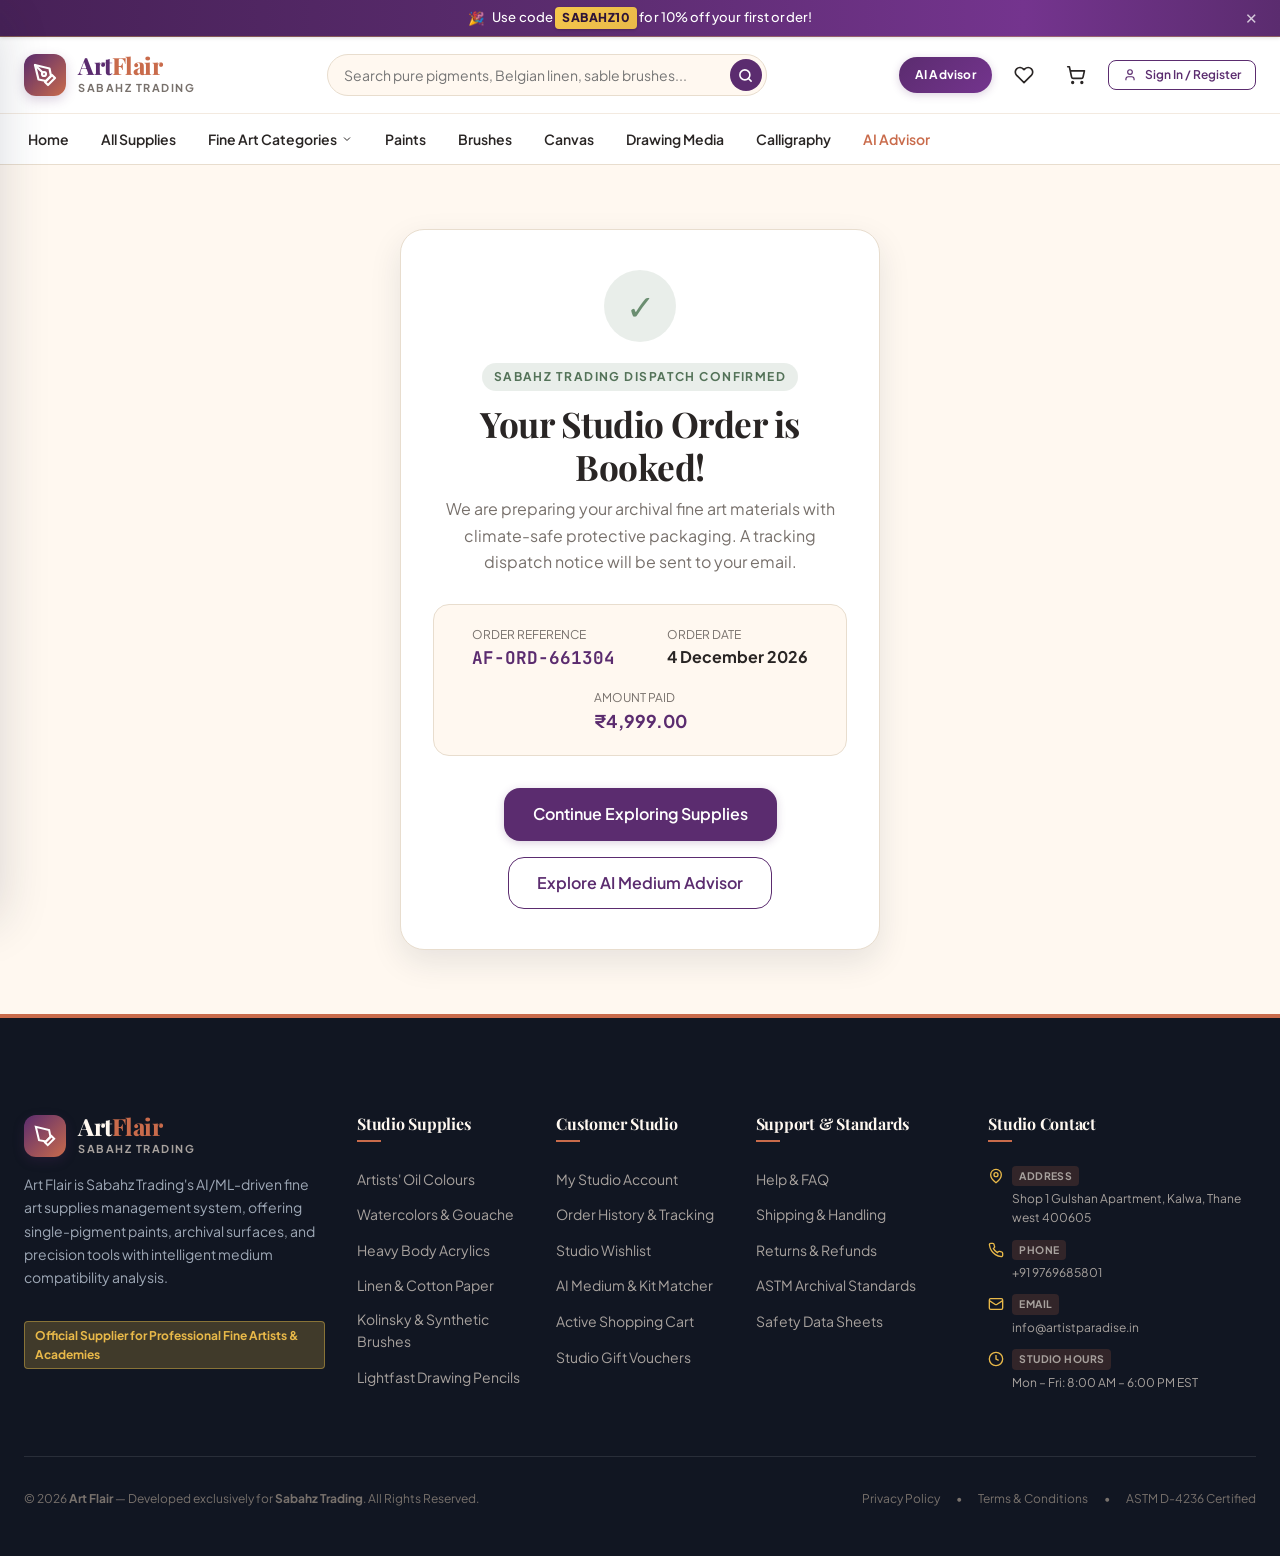
<file: order-success.html>
<!DOCTYPE html>
<html lang="en">
<head>
  <meta charset="UTF-8" />
  <meta name="viewport" content="width=device-width, initial-scale=1.0" />
  <title>Order Confirmed | Art Flair - Sabahz Trading</title>
  
  <link rel="stylesheet" href="css/variables.css" />
  <link rel="stylesheet" href="css/base.css" />
  <link rel="stylesheet" href="css/layout.css" />
  <link rel="stylesheet" href="css/components.css" />
</head>
<body>

  <div id="site-header-container"></div>

  <main class="main-content section-padding">
    <div class="container container-narrow">
      <div class="auth-card" style="border-radius: var(--radius-xl); border: 1px solid var(--color-border); text-align: center; box-shadow: var(--shadow-lg);">
        <div style="width: 72px; height: 72px; border-radius: var(--radius-full); background: var(--color-success-soft); color: var(--color-success); font-size: 2.2rem; display: flex; align-items: center; justify-content: center; margin: 0 auto 20px;">
          ✓
        </div>

        <div class="section-kicker" style="background: var(--color-success-soft); color: var(--color-success-dark);">
          Sabahz Trading Dispatch Confirmed
        </div>

        <h1 style="font-size: 2.2rem; margin-bottom: 8px;">Your Studio Order is Booked!</h1>
        <p style="color: var(--color-text-secondary); max-width: 520px; margin: 0 auto 28px;">
          We are preparing your archival fine art materials with climate-safe protective packaging. A tracking dispatch notice will be sent to your email.
        </p>

        <div style="background: var(--color-bg); border-radius: var(--radius-lg); padding: 20px; border: 1px solid var(--color-border); display: flex; justify-content: space-around; text-align: left; margin-bottom: 32px; flex-wrap: wrap; gap: 16px;">
          <div>
            <div style="font-size: 0.75rem; color: var(--color-text-secondary); text-transform: uppercase;">Order Reference</div>
            <strong style="font-family: var(--font-mono); color: var(--color-primary); font-size: 1.1rem;" id="order-id-display">AF-ORD-882194</strong>
          </div>
          <div>
            <div style="font-size: 0.75rem; color: var(--color-text-secondary); text-transform: uppercase;">Order Date</div>
            <strong id="order-date-display">Today</strong>
          </div>
          <div>
            <div style="font-size: 0.75rem; color: var(--color-text-secondary); text-transform: uppercase;">Amount Paid</div>
            <strong style="color: var(--primary); font-size: 1.1rem;" id="order-total-display">₹4,999.00</strong>
          </div>
        </div>

        <div style="display: flex; justify-content: center; gap: 16px; flex-wrap: wrap;">
          <a href="shop.html" class="btn btn-primary btn-lg">Continue Exploring Supplies</a>
          <a href="ai-matcher.html" class="btn btn-outline btn-lg">Explore AI Medium Advisor</a>
        </div>
      </div>
    </div>
  </main>

  <div id="site-footer-container"></div>

  <!-- Global Scripts -->
  <script src="js/config.js"></script>
  <script src="js/storage.js"></script>
  <script src="js/api.js"></script>
  <script src="js/auth.js"></script>
  <script src="js/services/authService.js"></script>
  <script src="js/services/productService.js"></script>
  <script src="js/services/cartService.js"></script>
  <script src="js/services/wishlistService.js"></script>
  <script src="js/services/aiService.js"></script>
  <script src="js/search.js"></script>
  <script src="js/recommendations.js"></script>
  <script src="js/components/toast.js"></script>
  <script src="js/components/modal.js"></script>
  <script src="js/components/product-card.js"></script>
  <script src="js/components/header.js"></script>
  <script src="js/components/footer.js"></script>
  <script src="js/pages/order-success.js"></script>
  <script src="js/main.js"></script>
</body>
</html>
</file>
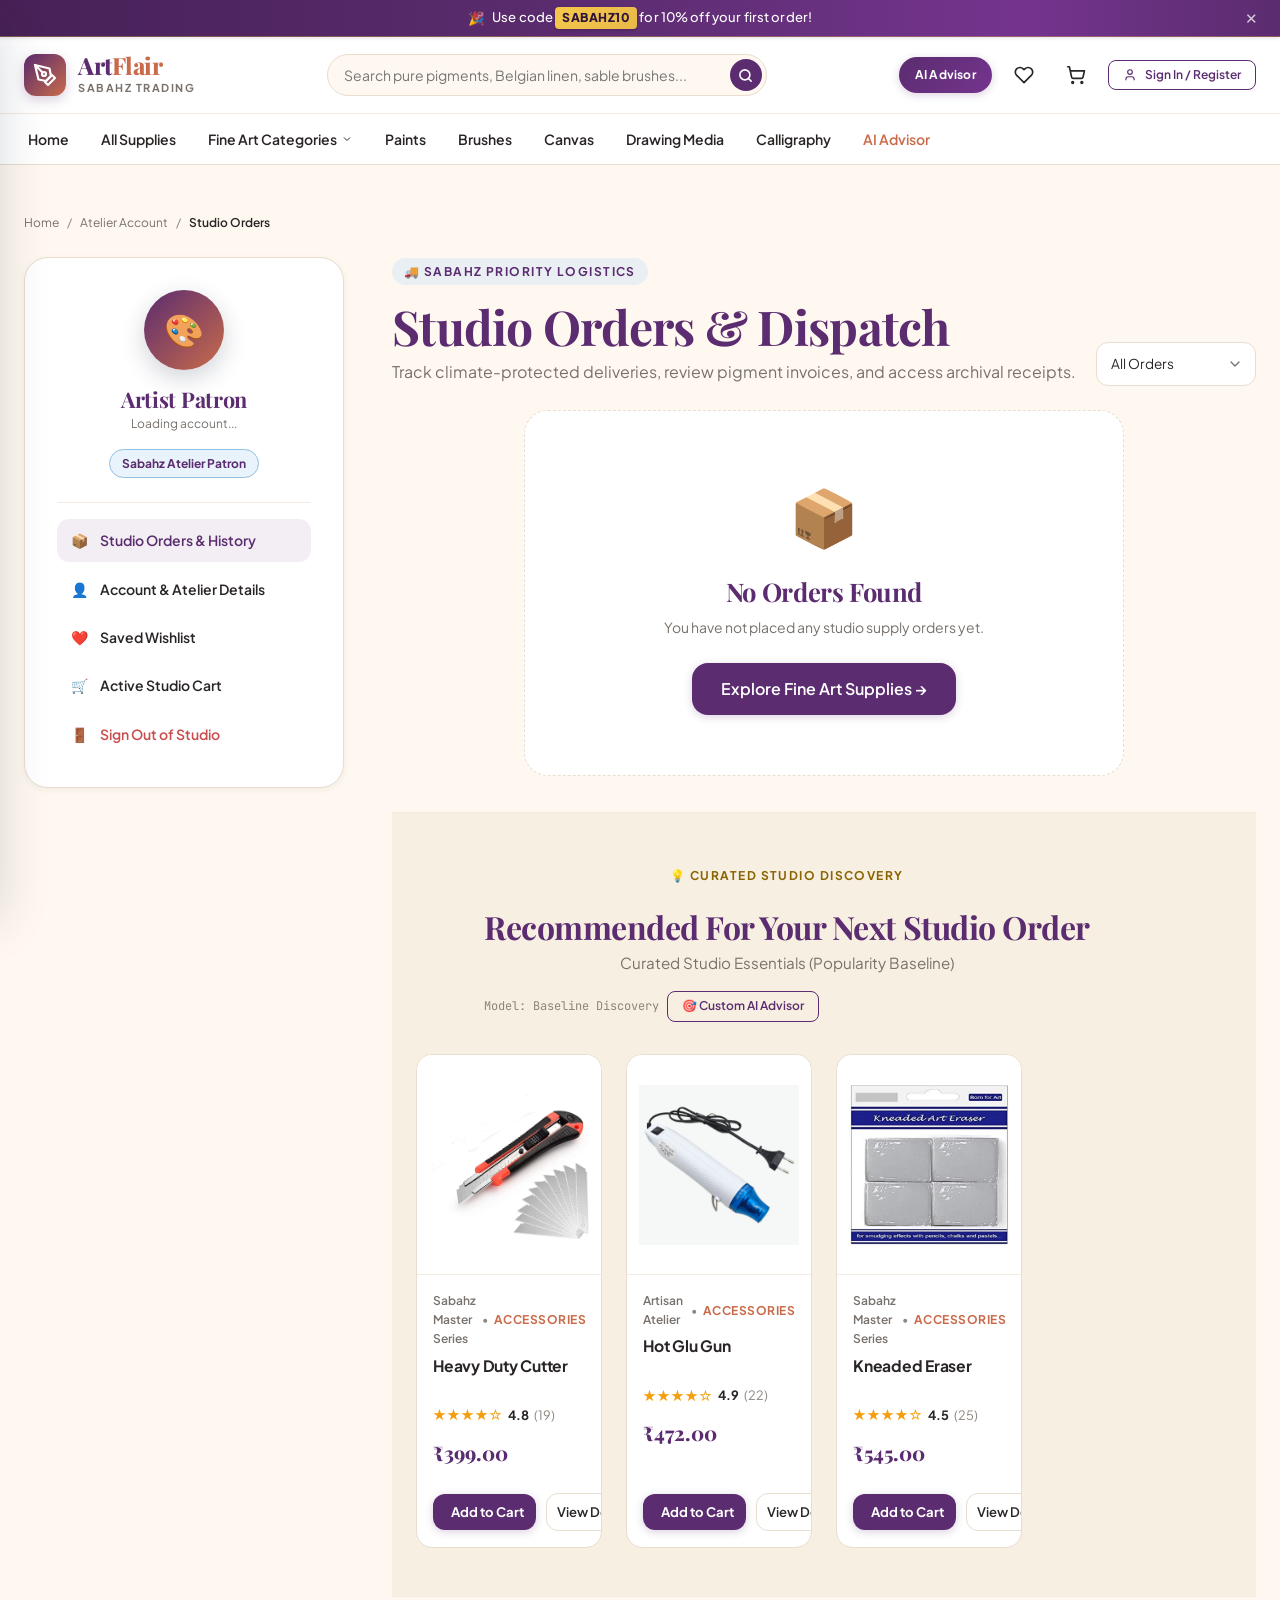
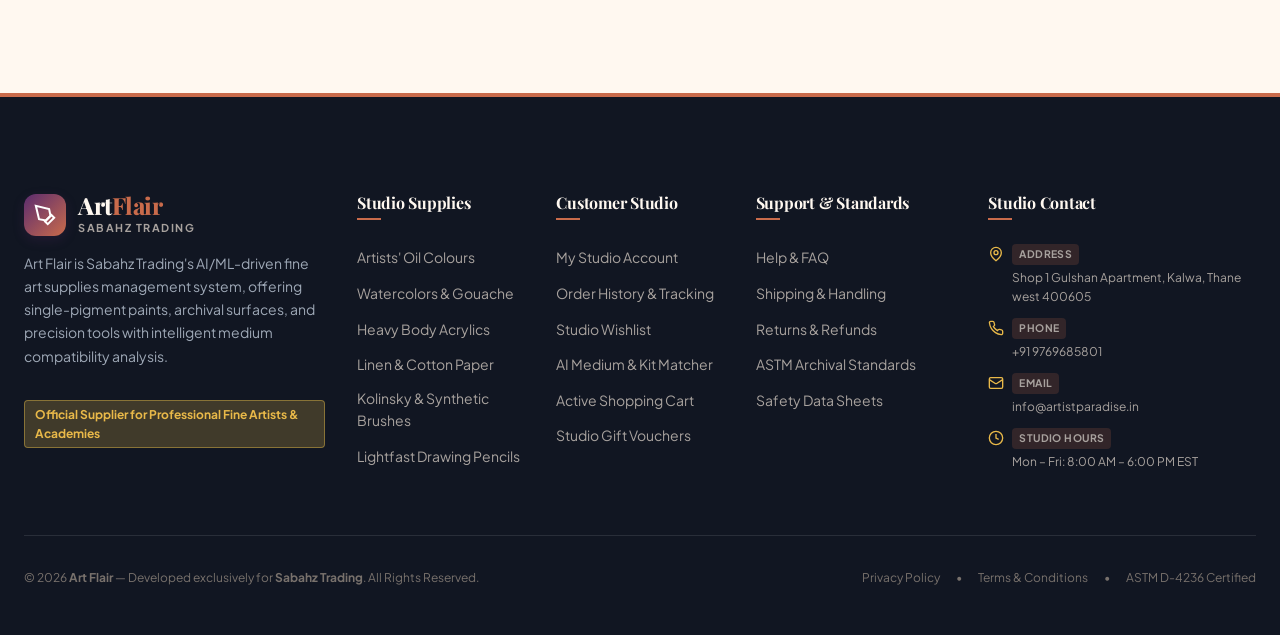
<file: orders.html>
<!DOCTYPE html>
<html lang="en">
<head>
  <meta charset="UTF-8" />
  <meta name="viewport" content="width=device-width, initial-scale=1.0" />
  <title>Studio Orders & Dispatch History | Art Flair - Sabahz Trading</title>
  <meta name="description" content="View and track your fine art supplies orders, priority packaging, and Sabahz Trading dispatch records." />

  <!-- Preconnect to Google Fonts -->
  <link rel="preconnect" href="https://fonts.googleapis.com" />
  <link rel="preconnect" href="https://fonts.gstatic.com" crossorigin />
  <link href="https://fonts.googleapis.com/css2?family=Playfair+Display:ital,wght@0,600;0,700;0,800;1,400&family=Plus+Jakarta+Sans:wght@400;500;600;700;800&family=JetBrains+Mono:wght@400;500;600&display=swap" rel="stylesheet" />

  <!-- Core Design System CSS -->
  <link rel="stylesheet" href="css/variables.css" />
  <link rel="stylesheet" href="css/base.css" />
  <link rel="stylesheet" href="css/components.css" />
  <link rel="stylesheet" href="css/layout.css" />
  <link rel="stylesheet" href="css/pages/profile-orders.css" />
</head>
<body>
  <!-- Dynamic Header injected via js/components/header.js -->
  <div id="site-header-container"></div>

  <main class="profile-page-wrapper" id="main-content">
    <div class="container">
      <!-- Breadcrumb Navigation -->
      <nav class="breadcrumb" aria-label="Breadcrumb">
        <a href="index.html">Home</a>
        <span class="breadcrumb-separator">/</span>
        <a href="profile.html">Atelier Account</a>
        <span class="breadcrumb-separator">/</span>
        <span class="breadcrumb-current">Studio Orders</span>
      </nav>

      <div class="profile-layout">
        <!-- Sidebar Navigation -->
        <aside class="profile-sidebar-card">
          <div class="profile-avatar-large" id="sidebar-user-avatar">🎨</div>
          <h2 class="profile-name" id="sidebar-user-name">Artist Patron</h2>
          <div class="profile-email" id="sidebar-user-email">Loading account...</div>
          <div class="profile-tier-badge">Sabahz Atelier Patron</div>

          <nav class="profile-nav-menu" aria-label="Account Navigation">
            <a href="orders.html" class="profile-nav-btn active">
              <span>📦</span>
              <span>Studio Orders & History</span>
            </a>
            <a href="profile.html" class="profile-nav-btn">
              <span>👤</span>
              <span>Account & Atelier Details</span>
            </a>
            <a href="wishlist.html" class="profile-nav-btn">
              <span>❤️</span>
              <span>Saved Wishlist</span>
            </a>
            <a href="cart.html" class="profile-nav-btn">
              <span>🛒</span>
              <span>Active Studio Cart</span>
            </a>
            <button type="button" class="profile-nav-btn" id="btn-sidebar-logout" style="color: var(--error); width: 100%; border: none; background: transparent; cursor: pointer;">
              <span>🚪</span>
              <span>Sign Out of Studio</span>
            </button>
          </nav>
        </aside>

        <!-- Main Orders List Column -->
        <div>
          <div style="display: flex; justify-content: space-between; align-items: flex-end; margin-bottom: 24px; flex-wrap: wrap; gap: 12px;">
            <div>
              <div class="section-kicker" style="background: var(--powder-blue-soft); color: var(--primary);">
                🚚 Sabahz Priority Logistics
              </div>
              <h1 style="color: var(--primary); margin-bottom: 4px;">Studio Orders & Dispatch</h1>
              <p style="color: var(--text-secondary); margin-bottom: 0;">
                Track climate-protected deliveries, review pigment invoices, and access archival receipts.
              </p>
            </div>

            <div style="display: flex; gap: 8px;">
              <select id="orders-status-filter" class="form-control form-select" style="min-width: 160px; font-size: 0.85rem;" aria-label="Filter orders by status">
                <option value="all">All Orders</option>
                <option value="Confirmed">Confirmed</option>
                <option value="Processing">Processing</option>
                <option value="Shipped">Shipped</option>
                <option value="Delivered">Delivered</option>
                <option value="Cancelled">Cancelled</option>
              </select>
            </div>
          </div>

          <!-- Dynamic Orders Container -->
          <div id="orders-view-container">
            <!-- Loading Skeletons -->
            <div class="skeleton" style="height: 220px; border-radius: var(--radius-xl); margin-bottom: 20px;"></div>
            <div class="skeleton" style="height: 220px; border-radius: var(--radius-xl);"></div>
          </div>

          <!-- Studio AI Recommendations for Order History -->
          <div id="orders-recommendations-container" style="margin-top: 36px;"></div>
        </div>
      </div>
    </div>
  </main>

  <!-- Dynamic Footer injected via js/components/footer.js -->
  <div id="site-footer-container"></div>

  <!-- Global Application Scripts -->
  <script src="js/config.js"></script>
  <script src="js/storage.js"></script>
  <script src="js/api.js"></script>
  <script src="js/auth.js"></script>
  <script src="js/services/authService.js"></script>
  <script src="js/services/productService.js"></script>
  <script src="js/services/cartService.js"></script>
  <script src="js/services/wishlistService.js"></script>
  <script src="js/services/aiService.js"></script>
  <script src="js/search.js"></script>
  <script src="js/recommendations.js"></script>
  <script src="js/components/toast.js"></script>
  <script src="js/components/modal.js"></script>
  <script src="js/components/product-card.js"></script>
    <script src="js/components/cart-drawer.js"></script>
  <script src="js/components/header.js"></script>
  <script src="js/components/footer.js"></script>
  <script src="js/pages/orders.js"></script>
  <script src="js/main.js"></script>
</body>
</html>
</file>
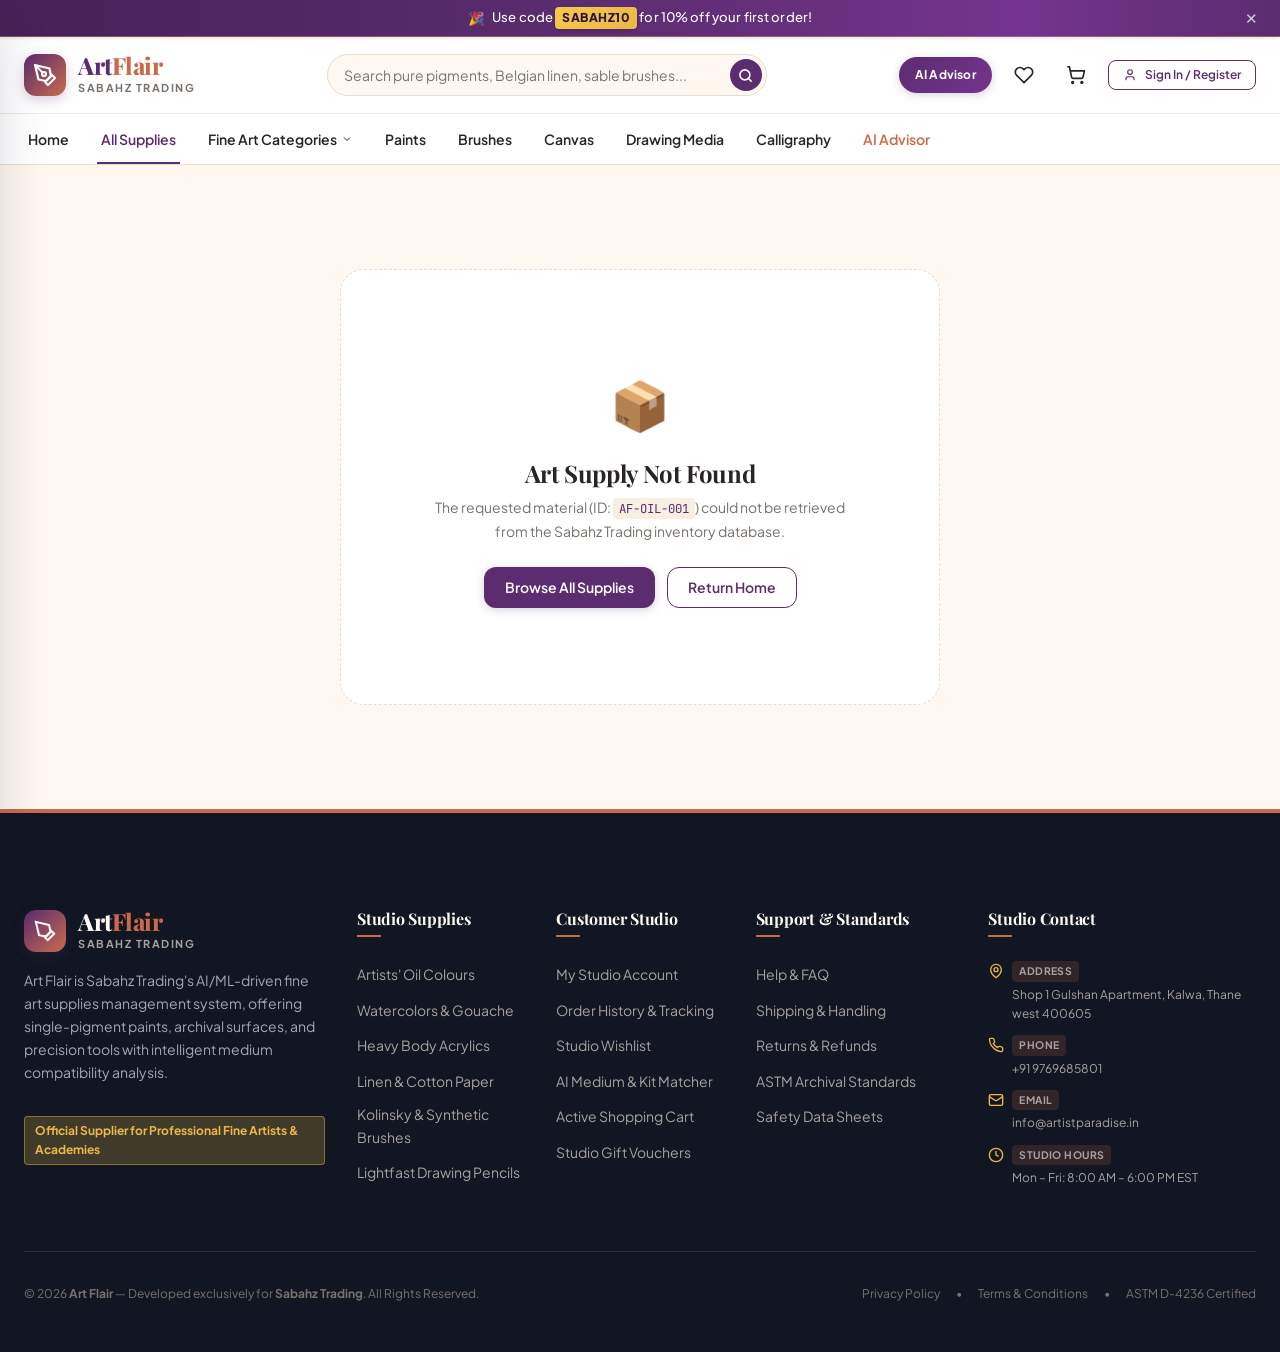
<file: product-detail.html>
<!DOCTYPE html>
<html lang="en">
<head>
  <meta charset="UTF-8" />
  <meta name="viewport" content="width=device-width, initial-scale=1.0" />
  <title>Art Supply Details | Art Flair - Sabahz Trading</title>
  <meta name="description" content="Detailed specifications, pigment permanence, AI compatibility pairings, and live studio availability for fine art supplies." />
  
  <link rel="stylesheet" href="css/variables.css" />
  <link rel="stylesheet" href="css/base.css" />
  <link rel="stylesheet" href="css/layout.css" />
  <link rel="stylesheet" href="css/components.css" />
  <link rel="stylesheet" href="css/pages/product-detail.css" />
</head>
<body>

  <div id="site-header-container"></div>

  <main class="main-content section-padding">
    <div class="container" id="product-detail-container">
      <div style="display: grid; grid-template-columns: 1fr 1.2fr; gap: 40px;">
        <div class="skeleton" style="height: 480px; border-radius: 16px;"></div>
        <div>
          <div class="skeleton skeleton-text" style="width: 25%;"></div>
          <div class="skeleton skeleton-text" style="width: 85%; height: 36px; margin-bottom: 20px;"></div>
          <div class="skeleton skeleton-text" style="width: 40%; height: 28px; margin-bottom: 20px;"></div>
          <div class="skeleton skeleton-text" style="width: 100%;"></div>
          <div class="skeleton skeleton-text" style="width: 90%;"></div>
          <div class="skeleton" style="height: 60px; margin-top: 30px; border-radius: 12px;"></div>
        </div>
      </div>
    </div>
  </main>

  <div id="site-footer-container"></div>

  <!-- Global Scripts -->
  <script src="js/config.js"></script>
  <script src="js/storage.js"></script>
  <script src="js/api.js"></script>
  <script src="js/auth.js"></script>
  <script src="js/services/authService.js"></script>
  <script src="js/services/productService.js"></script>
  <script src="js/services/cartService.js"></script>
  <script src="js/services/wishlistService.js"></script>
  <script src="js/services/aiService.js"></script>
  <script src="js/search.js"></script>
  <script src="js/recommendations.js"></script>
  <script src="js/components/toast.js"></script>
  <script src="js/components/modal.js"></script>
  <script src="js/components/product-card.js"></script>
  <script src="js/components/header.js"></script>
  <script src="js/components/footer.js"></script>
  <script src="js/pages/product-detail.js"></script>
  <script src="js/main.js"></script>
</body>
</html>
</file>
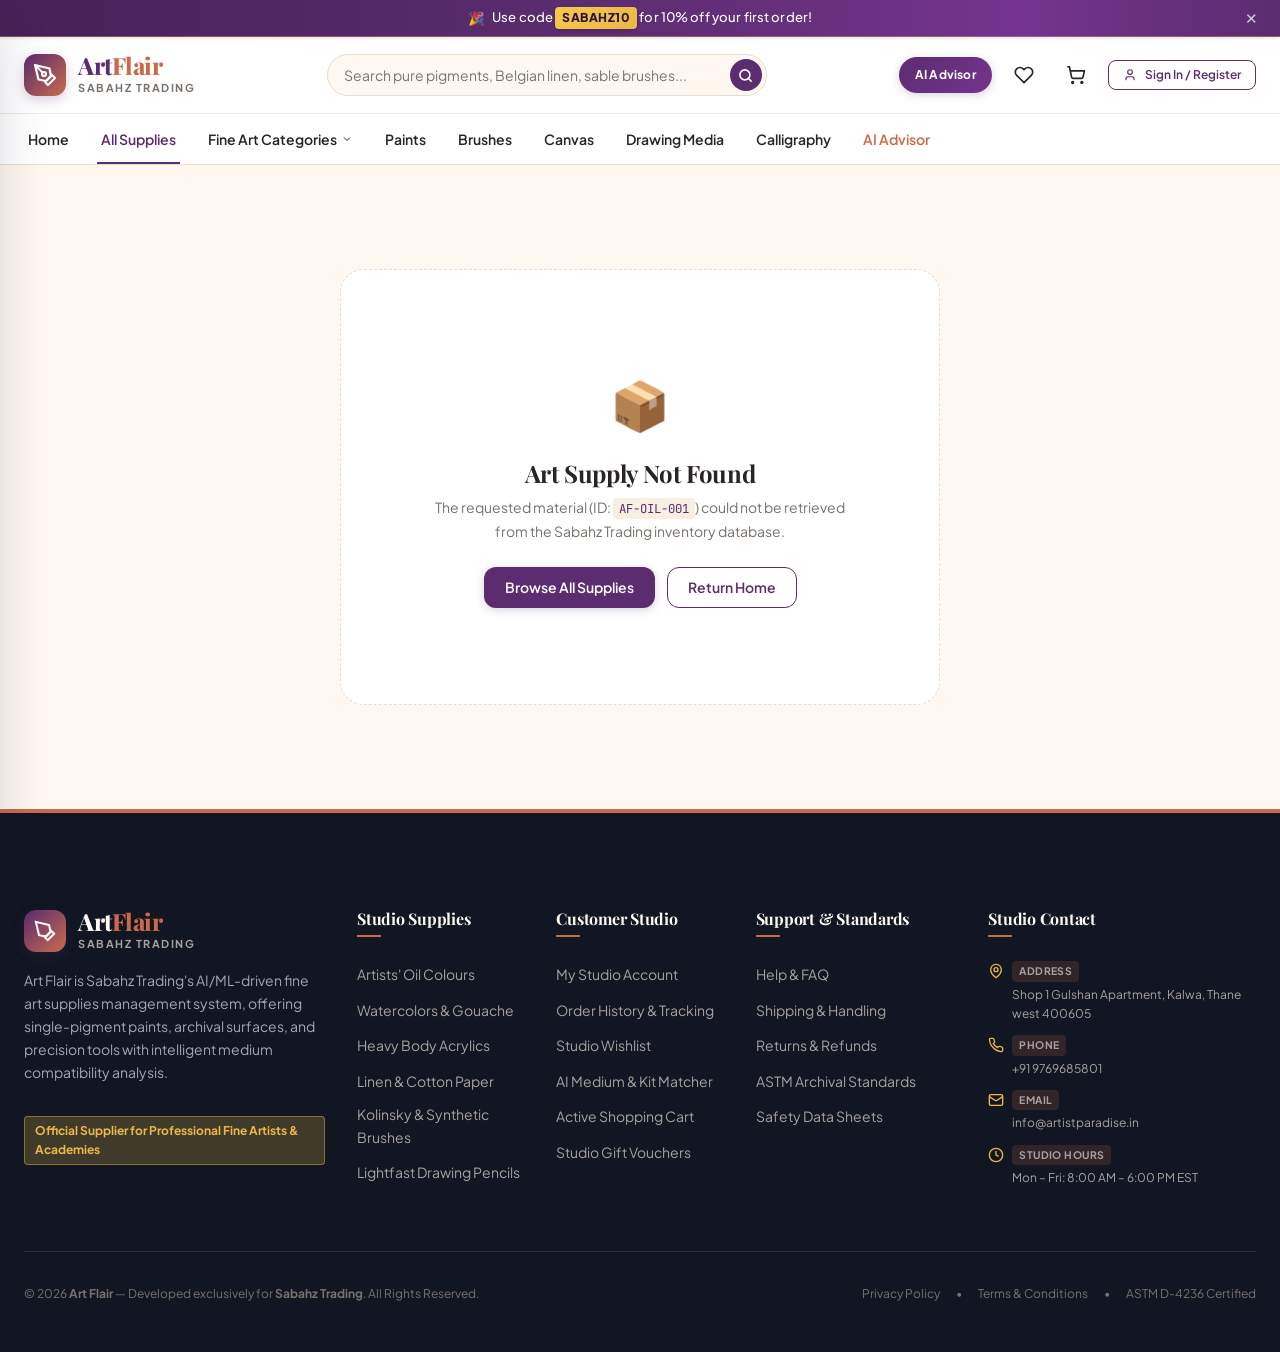
<file: product-details.html>
<!DOCTYPE html>
<html lang="en">
<head>
  <meta charset="UTF-8" />
  <meta name="viewport" content="width=device-width, initial-scale=1.0" />
  <title>Art Supply Details | Art Flair - Sabahz Trading</title>
  <meta name="description" content="Detailed specifications, pigment permanence, AI compatibility pairings, and live studio availability for fine art supplies." />
  
  <!-- CSS Stylesheets -->
  <link rel="stylesheet" href="css/variables.css" />
  <link rel="stylesheet" href="css/base.css" />
  <link rel="stylesheet" href="css/layout.css" />
  <link rel="stylesheet" href="css/components.css" />
  <link rel="stylesheet" href="css/pages/product-detail.css" />
</head>
<body>

  <!-- Dynamic Header -->
  <div id="site-header-container"></div>

  <main class="main-content section-padding">
    <div class="container" id="product-detail-container">
      <!-- Loading Shimmer Skeleton Initial State -->
      <div style="display: grid; grid-template-columns: 1fr 1.2fr; gap: 40px;">
        <div class="skeleton" style="height: 480px; border-radius: 16px;"></div>
        <div>
          <div class="skeleton skeleton-text" style="width: 25%;"></div>
          <div class="skeleton skeleton-text" style="width: 85%; height: 36px; margin-bottom: 20px;"></div>
          <div class="skeleton skeleton-text" style="width: 40%; height: 28px; margin-bottom: 20px;"></div>
          <div class="skeleton skeleton-text" style="width: 100%;"></div>
          <div class="skeleton skeleton-text" style="width: 90%;"></div>
          <div class="skeleton" style="height: 60px; margin-top: 30px; border-radius: 12px;"></div>
        </div>
      </div>
    </div>
  </main>

  <!-- Dynamic Footer -->
  <div id="site-footer-container"></div>

  <!-- Global Scripts -->
  <script src="js/config.js"></script>
  <script src="js/storage.js"></script>
  <script src="js/api.js"></script>
  <script src="js/auth.js"></script>
  <script src="js/services/authService.js"></script>
  <script src="js/services/productService.js"></script>
  <script src="js/services/cartService.js"></script>
  <script src="js/services/wishlistService.js"></script>
  <script src="js/services/aiService.js"></script>
  <script src="js/search.js"></script>
  <script src="js/recommendations.js"></script>
  <script src="js/components/toast.js"></script>
  <script src="js/components/modal.js"></script>
  <script src="js/components/product-card.js"></script>
    <script src="js/components/cart-drawer.js"></script>
  <script src="js/components/header.js"></script>
  <script src="js/components/footer.js"></script>
  <script src="js/pages/product-detail.js"></script>
  <script src="js/main.js"></script>
</body>
</html>
</file>
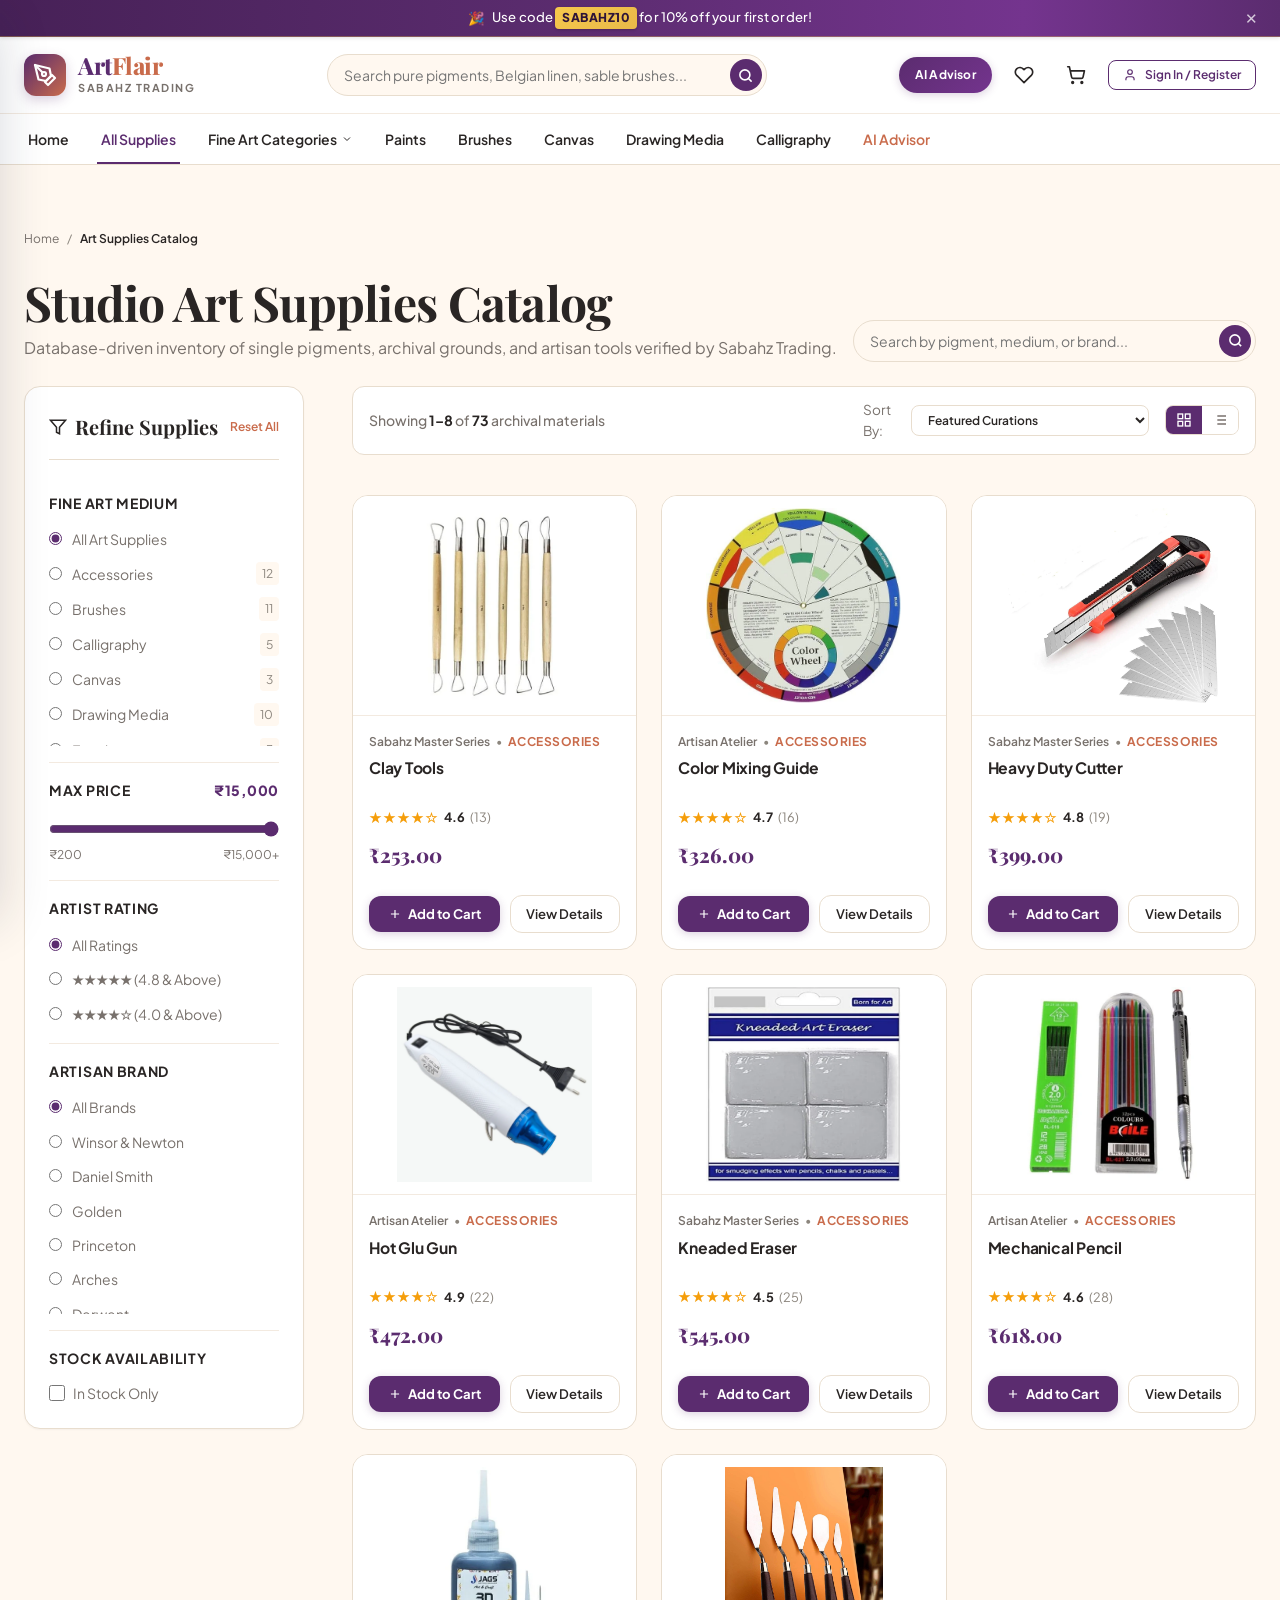
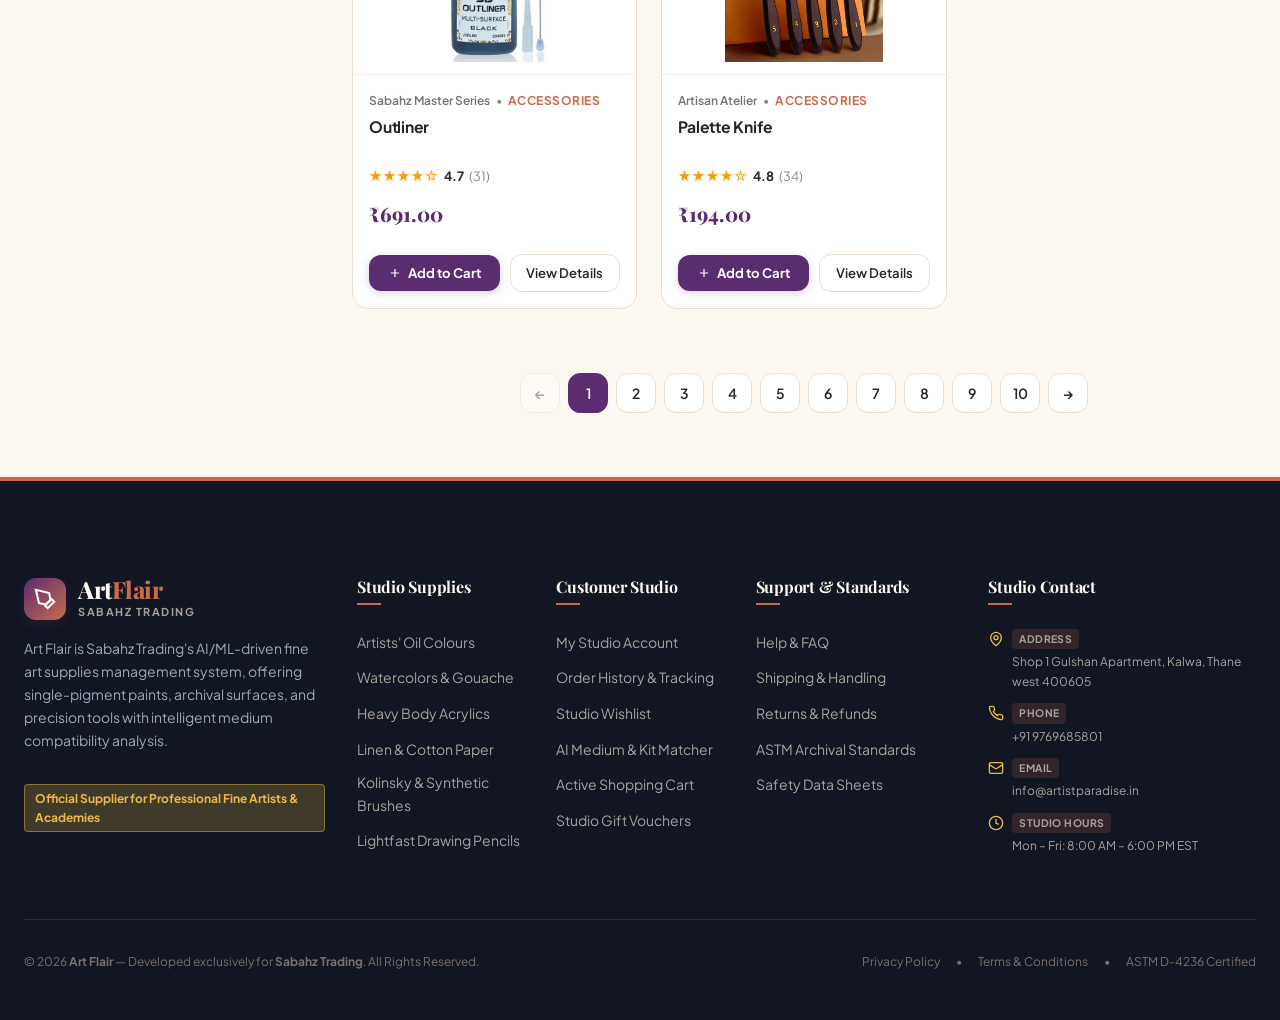
<file: products.html>
<!DOCTYPE html>
<html lang="en">
<head>
  <meta charset="UTF-8" />
  <meta name="viewport" content="width=device-width, initial-scale=1.0" />
  <title>Art Supplies Catalog & Inventory | Art Flair - Sabahz Trading</title>
  <meta name="description" content="Explore our database-driven catalog of professional artist oils, watercolors, acrylics, linen canvases, sable brushes, and drawing tools." />
  
  <!-- CSS Stylesheets -->
  <link rel="stylesheet" href="css/variables.css" />
  <link rel="stylesheet" href="css/base.css" />
  <link rel="stylesheet" href="css/layout.css" />
  <link rel="stylesheet" href="css/components.css" />
  <link rel="stylesheet" href="css/pages/shop.css" />
</head>
<body>

  <!-- Dynamic Global Header -->
  <div id="site-header-container"></div>

  <main class="main-content section-padding">
    <div class="container">
      <!-- Breadcrumb Navigation -->
      <nav class="breadcrumb" aria-label="Breadcrumb">
        <a href="index.html">Home</a>
        <span class="breadcrumb-separator">/</span>
        <span class="breadcrumb-current">Art Supplies Catalog</span>
      </nav>

      <!-- Catalog Header & Search Interface -->
      <div style="margin-bottom: 24px; display: flex; justify-content: space-between; align-items: flex-end; flex-wrap: wrap; gap: 16px;">
        <div>
          <h1 style="margin-bottom: 4px;">Studio Art Supplies Catalog</h1>
          <p style="margin-bottom: 0;">Database-driven inventory of single pigments, archival grounds, and artisan tools verified by Sabahz Trading.</p>
        </div>

        <!-- Integrated Search Bar Interface with Clear Button -->
        <div style="flex: 1; max-width: 420px; min-width: 260px;">
          <form class="search-form" id="catalog-search-form" role="search">
            <input 
              type="text" 
              id="catalog-search-input" 
              class="search-input" 
              placeholder="Search by pigment, medium, or brand..." 
              autocomplete="off"
              aria-label="Search catalog"
            />
            <button type="button" class="search-clear-btn" id="catalog-search-clear" aria-label="Clear search input">✕</button>
            <button type="submit" class="search-btn" id="catalog-search-submit" aria-label="Execute search">
              <svg width="15" height="15" viewBox="0 0 24 24" fill="none" stroke="currentColor" stroke-width="2.5">
                <circle cx="11" cy="11" r="8"/>
                <path d="m21 21-4.3-4.3"/>
              </svg>
            </button>
          </form>
        </div>

        <!-- Mobile Filter Button -->
        <button type="button" class="btn btn-outline btn-sm mobile-filter-trigger" id="mobile-filter-btn" aria-label="Open filter menu">
          <svg width="14" height="14" viewBox="0 0 24 24" fill="none" stroke="currentColor" stroke-width="2">
            <polygon points="22 3 2 3 10 12.46 10 19 14 21 14 12.46 22 3"/>
          </svg>
          Filter Catalog
        </button>
      </div>

      <!-- Shop Layout Grid -->
      <div class="shop-layout">
        <!-- Sidebar Filters -->
        <aside class="shop-sidebar" id="catalog-sidebar" aria-label="Catalog Filters">
          <div class="sidebar-header">
            <div class="sidebar-title">
              <svg width="18" height="18" viewBox="0 0 24 24" fill="none" stroke="currentColor" stroke-width="2">
                <polygon points="22 3 2 3 10 12.46 10 19 14 21 14 12.46 22 3"/>
              </svg>
              Refine Supplies
            </div>
            <div style="display: flex; align-items: center; gap: 8px;">
              <button type="button" class="btn-reset-filters" id="btn-reset-filters">Reset All</button>
              <button type="button" class="btn-ghost btn-sm" id="close-mobile-filters" style="display: none;" aria-label="Close filters">✕</button>
            </div>
          </div>

          <!-- Category Filter -->
          <div class="filter-group">
            <div class="filter-group-title">Fine Art Medium</div>
            <div class="filter-options-list" id="filter-categories-list">
              <div class="skeleton skeleton-text" style="width: 80%;"></div>
              <div class="skeleton skeleton-text" style="width: 60%;"></div>
            </div>
          </div>

          <!-- Price Range Slider -->
          <div class="filter-group">
            <div class="filter-group-title">
              <span>Max Price</span>
              <span id="price-range-display" style="color: var(--primary); font-weight: 800;">₹15,000</span>
            </div>
            <input type="range" id="price-range-slider" class="price-range-slider" min="200" max="15000" step="100" value="15000" aria-label="Price range filter" />
            <div style="display: flex; justify-content: space-between; font-size: 0.75rem; color: var(--text-secondary);">
              <span>₹200</span>
              <span>₹15,000+</span>
            </div>
          </div>

          <!-- Rating Filter -->
          <div class="filter-group">
            <div class="filter-group-title">Artist Rating</div>
            <div class="filter-options-list" id="filter-ratings-list">
              <label class="filter-option-item">
                <div>
                  <input type="radio" name="filter_rating" value="0" checked />
                  All Ratings
                </div>
              </label>
              <label class="filter-option-item">
                <div>
                  <input type="radio" name="filter_rating" value="4.8" />
                  ★★★★★ (4.8 & Above)
                </div>
              </label>
              <label class="filter-option-item">
                <div>
                  <input type="radio" name="filter_rating" value="4.0" />
                  ★★★★☆ (4.0 & Above)
                </div>
              </label>
            </div>
          </div>

          <!-- Brand Filter -->
          <div class="filter-group">
            <div class="filter-group-title">Artisan Brand</div>
            <div class="filter-options-list" id="filter-brands-list">
              <div class="skeleton skeleton-text" style="width: 70%;"></div>
              <div class="skeleton skeleton-text" style="width: 50%;"></div>
            </div>
          </div>

          <!-- Availability Filter -->
          <div class="filter-group">
            <div class="filter-group-title">Stock Availability</div>
            <label class="form-checkbox-label">
              <input type="checkbox" id="filter-instock-toggle" />
              <span>In Stock Only</span>
            </label>
          </div>
        </aside>

        <!-- Product Grid Main Area -->
        <section aria-label="Products Grid">
          <!-- Toolbar (Count, Sort, Grid Switcher) -->
          <div class="shop-toolbar">
            <div class="results-count-text" id="catalog-results-count">
              Loading archival products...
            </div>

            <div class="shop-toolbar-controls">
              <!-- Sort Selector with Popularity, Price, Rating, Newest -->
              <div class="sort-selector-wrap">
                <label for="catalog-sort-select" style="color: var(--text-secondary); font-size: 0.85rem;">Sort By:</label>
                <select id="catalog-sort-select" class="form-control sort-select" aria-label="Sort products">
                  <option value="featured">Featured Curations</option>
                  <option value="popularity">Popularity / Most Requested</option>
                  <option value="price_asc">Price: Low to High</option>
                  <option value="price_desc">Price: High to Low</option>
                  <option value="rating">Highest Artist Rating</option>
                  <option value="newest">Newly Formulated</option>
                </select>
              </div>

              <!-- View Switcher -->
              <div class="view-mode-buttons">
                <button type="button" class="btn-view-toggle active" id="btn-view-grid" title="Grid View" aria-label="Grid view">
                  <svg width="16" height="16" viewBox="0 0 24 24" fill="none" stroke="currentColor" stroke-width="2">
                    <rect x="3" y="3" width="7" height="7"/>
                    <rect x="14" y="3" width="7" height="7"/>
                    <rect x="14" y="14" width="7" height="7"/>
                    <rect x="3" y="14" width="7" height="7"/>
                  </svg>
                </button>
                <button type="button" class="btn-view-toggle" id="btn-view-list" title="List View" aria-label="List view">
                  <svg width="16" height="16" viewBox="0 0 24 24" fill="none" stroke="currentColor" stroke-width="2">
                    <line x1="8" x2="21" y1="6" y2="6"/>
                    <line x1="8" x2="21" y1="12" y2="12"/>
                    <line x1="8" x2="21" y1="18" y2="18"/>
                    <line x1="3" x2="3.01" y1="6" y2="6"/>
                    <line x1="3" x2="3.01" y1="12" y2="12"/>
                    <line x1="3" x2="3.01" y1="18" y2="18"/>
                  </svg>
                </button>
              </div>
            </div>
          </div>

          <!-- Active Filter Chips -->
          <div class="active-filters-bar" id="active-filter-chips"></div>

          <!-- Products Grid (Populated dynamically via js/pages/products.js) -->
          <div class="products-catalog-grid" id="products-catalog-grid">
            <div class="skeleton skeleton-card"></div>
            <div class="skeleton skeleton-card"></div>
            <div class="skeleton skeleton-card"></div>
            <div class="skeleton skeleton-card"></div>
          </div>

          <!-- Server-Side Pagination Controls -->
          <div id="catalog-pagination"></div>
        </section>
      </div>
    </div>
  </main>

  <!-- Dynamic Global Footer -->
  <div id="site-footer-container"></div>

  <!-- Global Scripts -->
  <script src="js/config.js"></script>
  <script src="js/storage.js"></script>
  <script src="js/api.js"></script>
  <script src="js/auth.js"></script>
  <script src="js/services/authService.js"></script>
  <script src="js/services/productService.js"></script>
  <script src="js/services/cartService.js"></script>
  <script src="js/services/wishlistService.js"></script>
  <script src="js/services/aiService.js"></script>
  <script src="js/search.js"></script>
  <script src="js/recommendations.js"></script>
  <script src="js/components/toast.js"></script>
  <script src="js/components/modal.js"></script>
  <script src="js/components/product-card.js"></script>
    <script src="js/components/cart-drawer.js"></script>
  <script src="js/components/header.js"></script>
  <script src="js/components/footer.js"></script>
  <script src="js/pages/products.js"></script>
  <script src="js/main.js"></script>
</body>
</html>
</file>
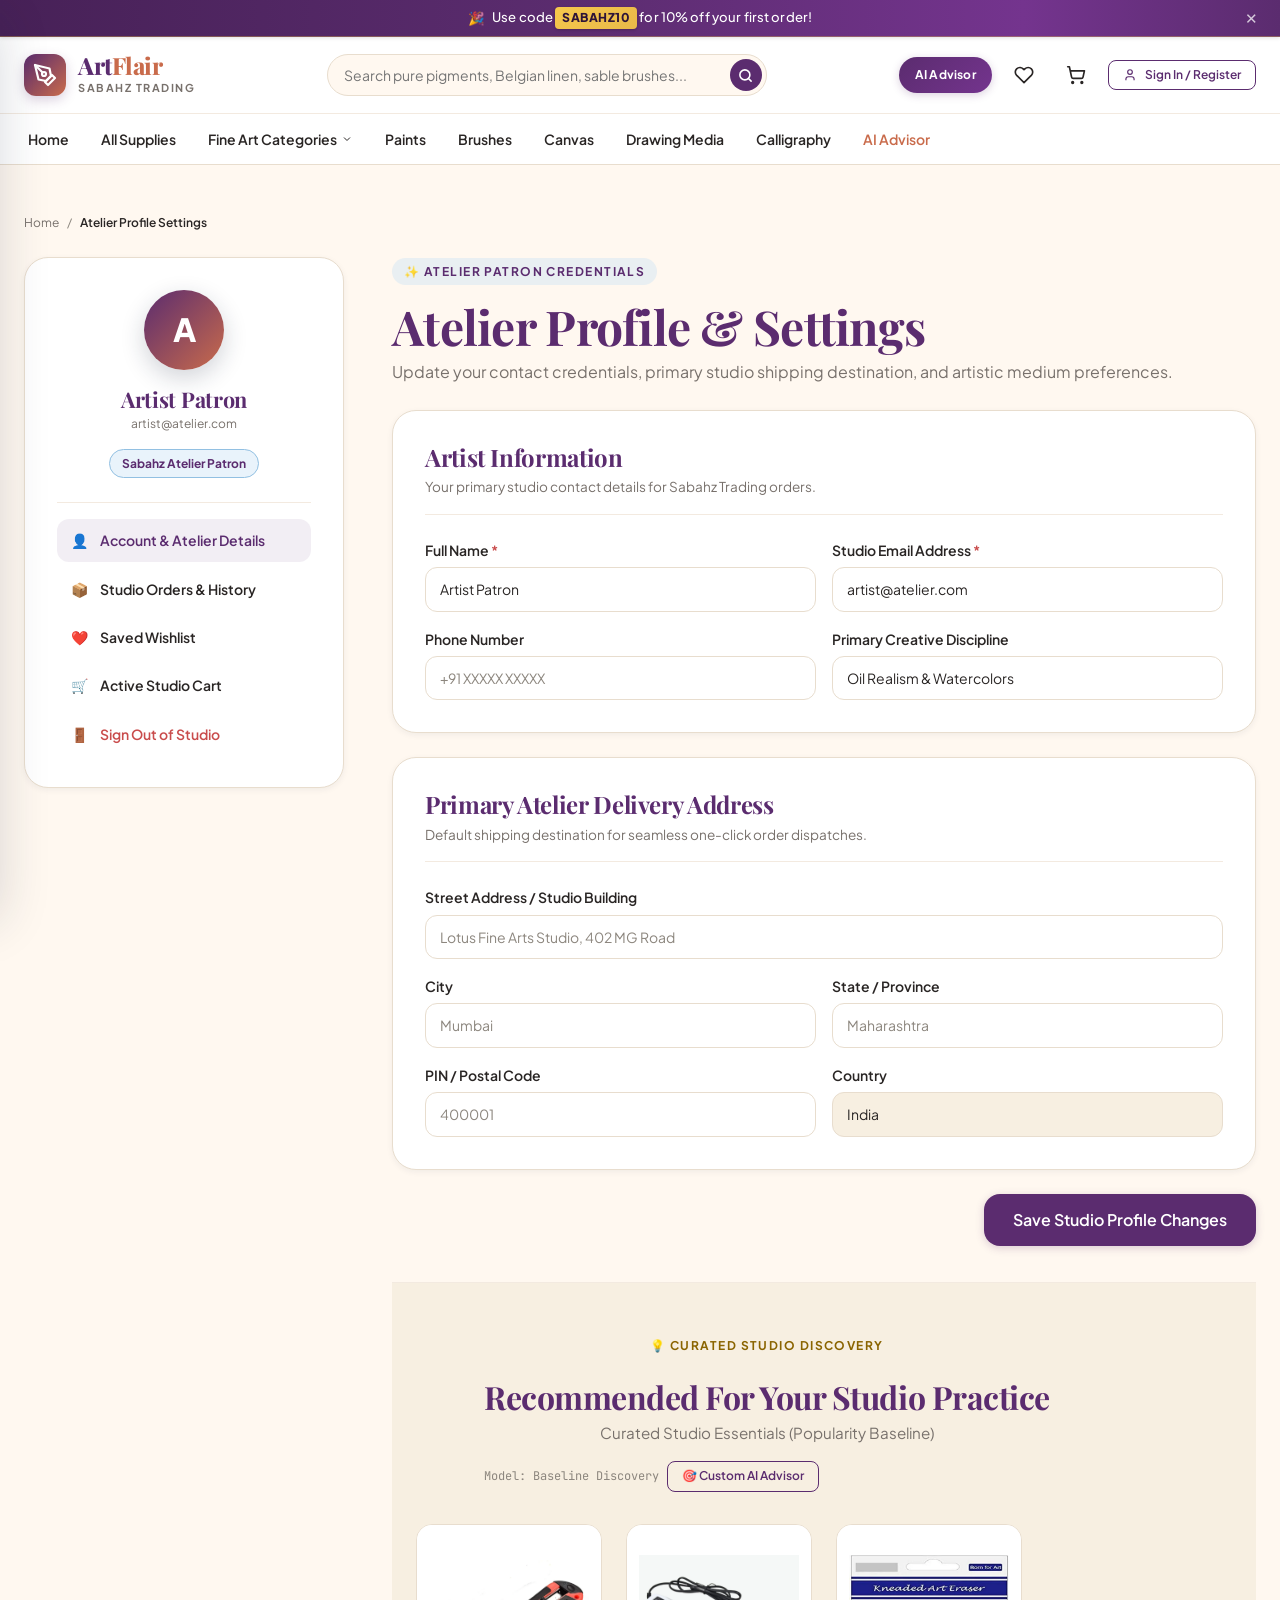
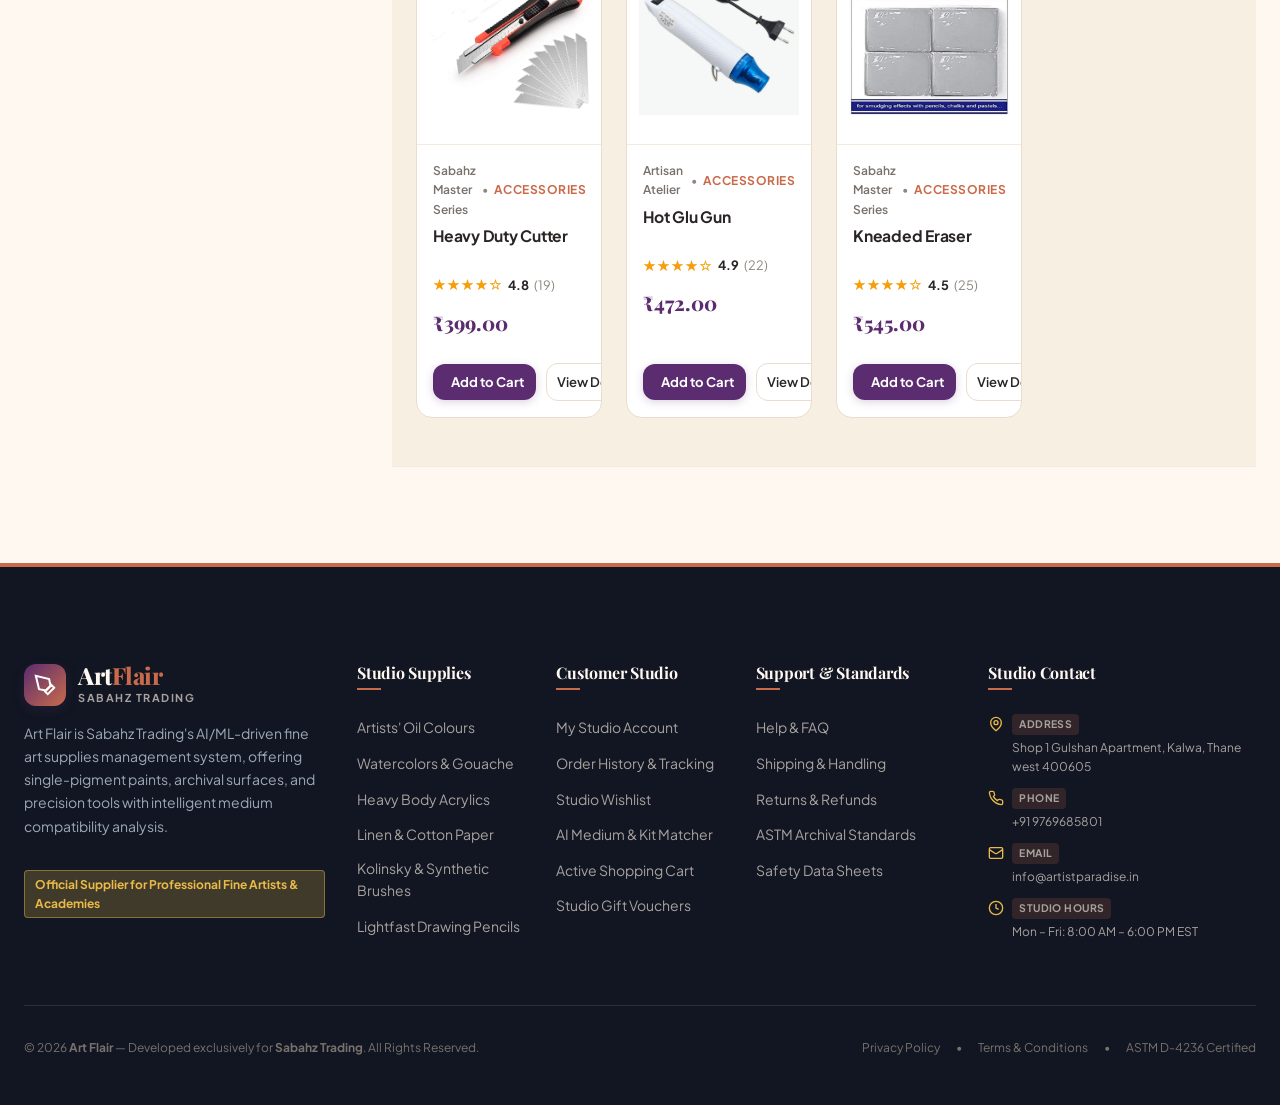
<file: profile.html>
<!DOCTYPE html>
<html lang="en">
<head>
  <meta charset="UTF-8" />
  <meta name="viewport" content="width=device-width, initial-scale=1.0" />
  <title>Atelier Profile & Preferences | Art Flair - Sabahz Trading</title>
  <meta name="description" content="Manage your Art Flair studio patron profile, primary delivery addresses, and fine art preferences." />

  <!-- Preconnect to Google Fonts -->
  <link rel="preconnect" href="https://fonts.googleapis.com" />
  <link rel="preconnect" href="https://fonts.gstatic.com" crossorigin />
  <link href="https://fonts.googleapis.com/css2?family=Playfair+Display:ital,wght@0,600;0,700;0,800;1,400&family=Plus+Jakarta+Sans:wght@400;500;600;700;800&family=JetBrains+Mono:wght@400;500;600&display=swap" rel="stylesheet" />

  <!-- Core Design System CSS -->
  <link rel="stylesheet" href="css/variables.css" />
  <link rel="stylesheet" href="css/base.css" />
  <link rel="stylesheet" href="css/components.css" />
  <link rel="stylesheet" href="css/layout.css" />
  <link rel="stylesheet" href="css/pages/profile-orders.css" />
</head>
<body>
  <!-- Dynamic Header injected via js/components/header.js -->
  <div id="site-header-container"></div>

  <main class="profile-page-wrapper" id="main-content">
    <div class="container">
      <!-- Breadcrumb Navigation -->
      <nav class="breadcrumb" aria-label="Breadcrumb">
        <a href="index.html">Home</a>
        <span class="breadcrumb-separator">/</span>
        <span class="breadcrumb-current">Atelier Profile Settings</span>
      </nav>

      <div class="profile-layout">
        <!-- Sidebar Navigation -->
        <aside class="profile-sidebar-card">
          <div class="profile-avatar-large" id="sidebar-user-avatar">🎨</div>
          <h2 class="profile-name" id="sidebar-user-name">Artist Patron</h2>
          <div class="profile-email" id="sidebar-user-email">Loading account...</div>
          <div class="profile-tier-badge" id="sidebar-user-tier">Sabahz Atelier Patron</div>

          <nav class="profile-nav-menu" aria-label="Account Navigation">
            <a href="profile.html" class="profile-nav-btn active">
              <span>👤</span>
              <span>Account & Atelier Details</span>
            </a>
            <a href="orders.html" class="profile-nav-btn">
              <span>📦</span>
              <span>Studio Orders & History</span>
            </a>
            <a href="wishlist.html" class="profile-nav-btn">
              <span>❤️</span>
              <span>Saved Wishlist</span>
            </a>
            <a href="cart.html" class="profile-nav-btn">
              <span>🛒</span>
              <span>Active Studio Cart</span>
            </a>
            <button type="button" class="profile-nav-btn" id="btn-sidebar-logout" style="color: var(--error); width: 100%; border: none; background: transparent; cursor: pointer;">
              <span>🚪</span>
              <span>Sign Out of Studio</span>
            </button>
          </nav>
        </aside>

        <!-- Main Profile Form Column -->
        <div>
          <div style="margin-bottom: 24px;">
            <div class="section-kicker" style="background: var(--powder-blue-soft); color: var(--primary);">
              ✨ Atelier Patron Credentials
            </div>
            <h1 style="color: var(--primary); margin-bottom: 4px;">Atelier Profile & Settings</h1>
            <p style="color: var(--text-secondary); margin-bottom: 0;">
              Update your contact credentials, primary studio shipping destination, and artistic medium preferences.
            </p>
          </div>

          <form id="profile-form">
            <!-- 1. Contact & Identity -->
            <section class="profile-card" aria-label="Personal Information">
              <div class="profile-card-header">
                <h2 class="profile-card-title">Artist Information</h2>
                <div style="font-size: 0.85rem; color: var(--text-secondary);">Your primary studio contact details for Sabahz Trading orders.</div>
              </div>

              <div class="grid grid-cols-2 gap-md">
                <div class="form-group">
                  <label class="form-label" for="profile-name-input">Full Name <span class="required">*</span></label>
                  <input type="text" id="profile-name-input" class="form-control" required placeholder="Artist / Atelier name" />
                </div>

                <div class="form-group">
                  <label class="form-label" for="profile-email-input">Studio Email Address <span class="required">*</span></label>
                  <input type="email" id="profile-email-input" class="form-control" required placeholder="your.email@studio.com" />
                </div>
              </div>

              <div class="grid grid-cols-2 gap-md">
                <div class="form-group" style="margin-bottom: 0;">
                  <label class="form-label" for="profile-phone-input">Phone Number</label>
                  <input type="tel" id="profile-phone-input" class="form-control" placeholder="+91 XXXXX XXXXX" />
                </div>

                <div class="form-group" style="margin-bottom: 0;">
                  <label class="form-label" for="profile-discipline-input">Primary Creative Discipline</label>
                  <input type="text" id="profile-discipline-input" class="form-control" placeholder="Oil Realism, Watercolors, Mixed Media" />
                </div>
              </div>
            </section>

            <!-- 2. Primary Shipping Address -->
            <section class="profile-card" aria-label="Shipping Address">
              <div class="profile-card-header">
                <h2 class="profile-card-title">Primary Atelier Delivery Address</h2>
                <div style="font-size: 0.85rem; color: var(--text-secondary);">Default shipping destination for seamless one-click order dispatches.</div>
              </div>

              <div class="form-group">
                <label class="form-label" for="profile-address-input">Street Address / Studio Building</label>
                <input type="text" id="profile-address-input" class="form-control" placeholder="Lotus Fine Arts Studio, 402 MG Road" />
              </div>

              <div class="grid grid-cols-2 gap-md">
                <div class="form-group">
                  <label class="form-label" for="profile-city-input">City</label>
                  <input type="text" id="profile-city-input" class="form-control" placeholder="Mumbai" />
                </div>

                <div class="form-group">
                  <label class="form-label" for="profile-state-input">State / Province</label>
                  <input type="text" id="profile-state-input" class="form-control" placeholder="Maharashtra" />
                </div>
              </div>

              <div class="grid grid-cols-2 gap-md" style="margin-bottom: 0;">
                <div class="form-group" style="margin-bottom: 0;">
                  <label class="form-label" for="profile-postal-input">PIN / Postal Code</label>
                  <input type="text" id="profile-postal-input" class="form-control" placeholder="400001" maxlength="6" />
                </div>

                <div class="form-group" style="margin-bottom: 0;">
                  <label class="form-label" for="profile-country-input">Country</label>
                  <input type="text" id="profile-country-input" class="form-control" value="India" readonly style="background: var(--bg-alt);" />
                </div>
              </div>
            </section>

            <!-- Submit Action -->
            <div style="display: flex; justify-content: flex-end; gap: 12px;">
              <button type="submit" class="btn btn-primary btn-lg" id="btn-save-profile">
                Save Studio Profile Changes
              </button>
            </div>
          </form>

          <!-- Dashboard AI Recommendations -->
          <div id="profile-recommendations-container" style="margin-top: 36px;"></div>
        </div>
      </div>
    </div>
  </main>

  <!-- Dynamic Footer injected via js/components/footer.js -->
  <div id="site-footer-container"></div>

  <!-- Global Application Scripts -->
  <script src="js/config.js"></script>
  <script src="js/storage.js"></script>
  <script src="js/api.js"></script>
  <script src="js/auth.js"></script>
  <script src="js/services/authService.js"></script>
  <script src="js/services/productService.js"></script>
  <script src="js/services/cartService.js"></script>
  <script src="js/services/wishlistService.js"></script>
  <script src="js/services/aiService.js"></script>
  <script src="js/search.js"></script>
  <script src="js/recommendations.js"></script>
  <script src="js/components/toast.js"></script>
  <script src="js/components/modal.js"></script>
  <script src="js/components/product-card.js"></script>
    <script src="js/components/cart-drawer.js"></script>
  <script src="js/components/header.js"></script>
  <script src="js/components/footer.js"></script>
  <script src="js/pages/profile.js"></script>
  <script src="js/main.js"></script>
</body>
</html>
</file>
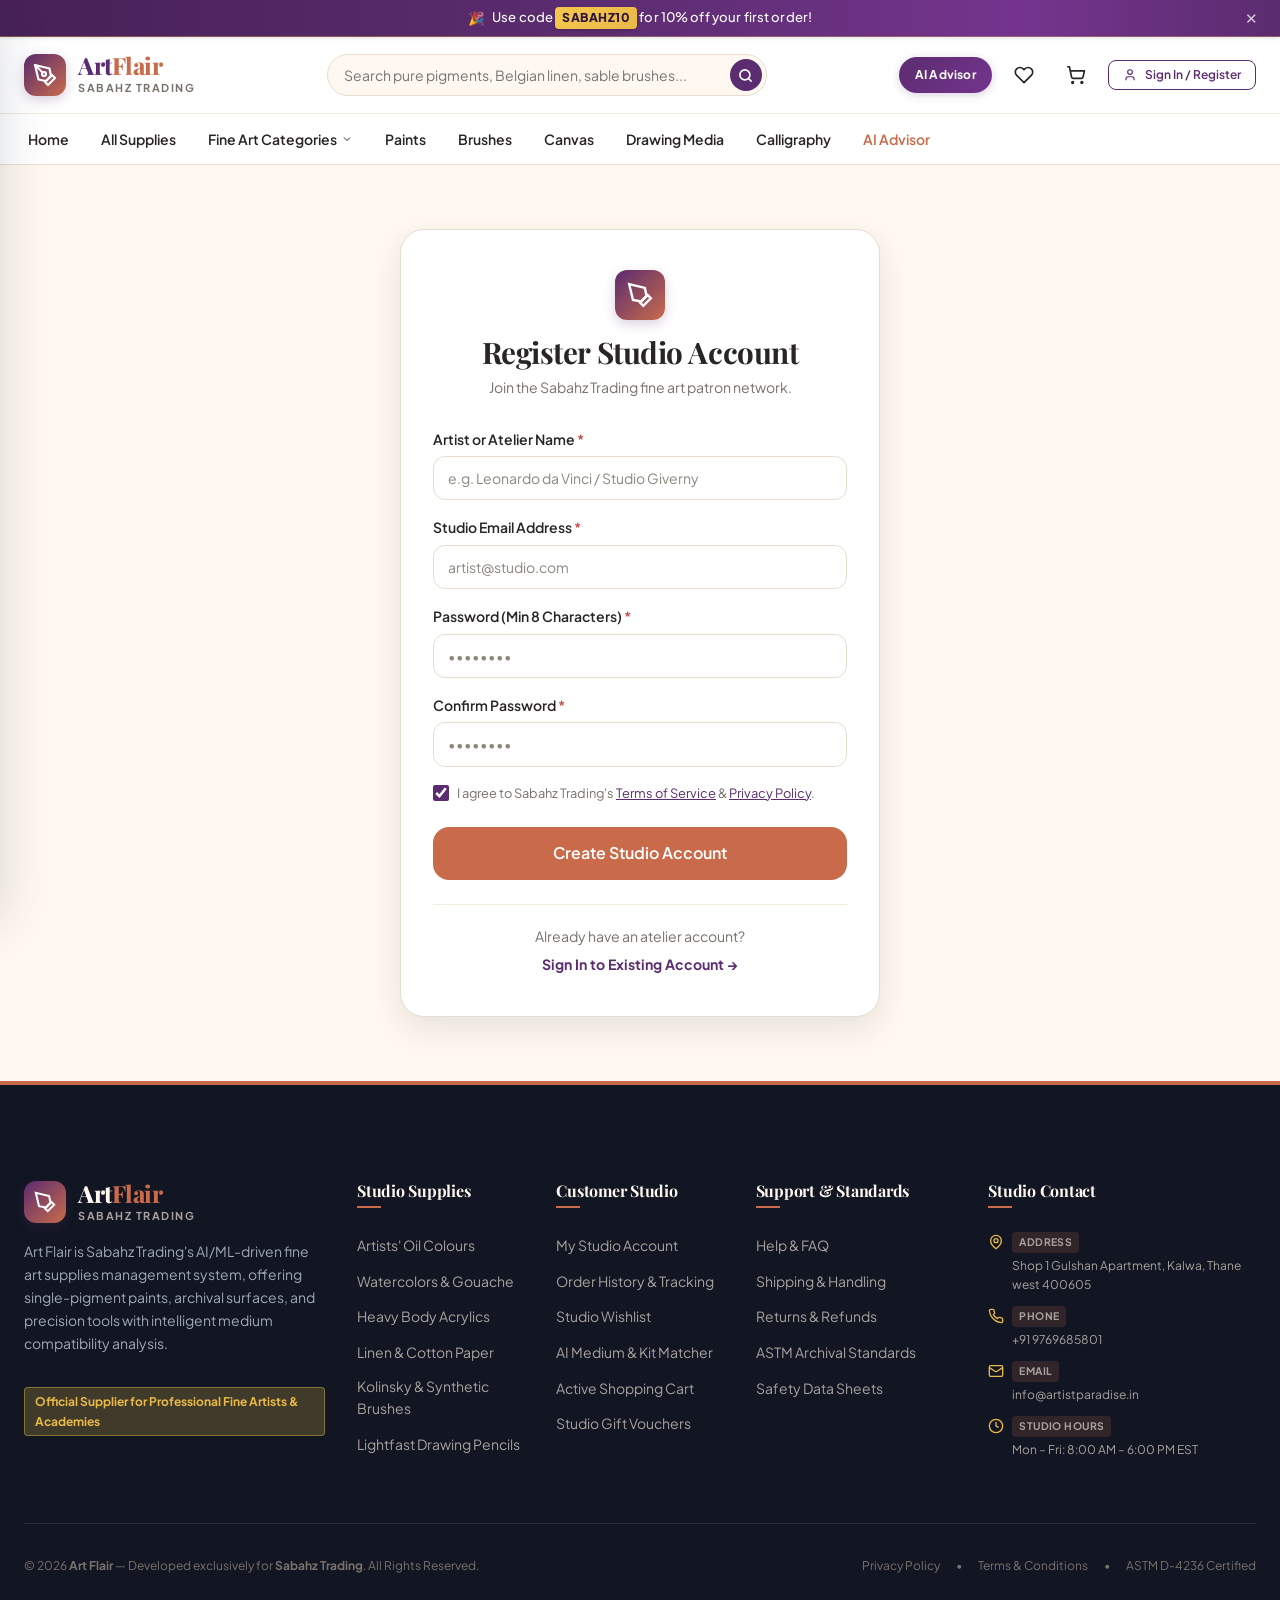
<file: register.html>
<!DOCTYPE html>
<html lang="en">
<head>
  <meta charset="UTF-8" />
  <meta name="viewport" content="width=device-width, initial-scale=1.0" />
  <title>Register Atelier Account | Art Flair - Sabahz Trading</title>
  <meta name="description" content="Create a new Art Flair artist account to access studio discounts, save custom palettes, and sync database orders." />
  
  <!-- CSS Stylesheets -->
  <link rel="stylesheet" href="css/variables.css" />
  <link rel="stylesheet" href="css/base.css" />
  <link rel="stylesheet" href="css/layout.css" />
  <link rel="stylesheet" href="css/components.css" />
</head>
<body>

  <!-- Dynamic Global Header -->
  <div id="site-header-container"></div>

  <main class="main-content section-padding">
    <div class="container container-narrow">
      <div class="auth-card">
        <!-- Form Header -->
        <div style="text-align: center; margin-bottom: 28px;">
          <div class="brand-icon" style="margin: 0 auto 14px; width: 50px; height: 50px;">
            <svg width="26" height="26" viewBox="0 0 24 24" fill="none" stroke="currentColor" stroke-width="2.2">
              <path d="m12 19 7-7 3 3-7 7-3-3z"/>
              <path d="m18 13-1.5-7.5L2 2l3.5 14.5L13 18l5-5z"/>
            </svg>
          </div>
          <h1 style="font-size: 1.85rem; margin-bottom: 6px;">Register Studio Account</h1>
          <p style="font-size: 0.88rem; color: var(--text-secondary); margin-bottom: 0;">Join the Sabahz Trading fine art patron network.</p>
        </div>

        <!-- Registration Error Alert Banner -->
        <div id="register-error-alert" class="alert alert-error" style="display: none;" role="alert">
          <svg width="18" height="18" viewBox="0 0 24 24" fill="none" stroke="currentColor" stroke-width="2" style="flex-shrink: 0;">
            <circle cx="12" cy="12" r="10"/><line x1="12" y1="8" x2="12" y2="12"/><line x1="12" y1="16" x2="12.01" y2="16"/>
          </svg>
          <div id="register-error-message">Registration could not be completed.</div>
        </div>

        <!-- Registration Form -->
        <form id="register-form" novalidate>
          <!-- Full / Atelier Name -->
          <div class="form-group">
            <label class="form-label" for="reg-name">
              Artist or Atelier Name <span class="required">*</span>
            </label>
            <input 
              type="text" 
              id="reg-name" 
              class="form-control" 
              placeholder="e.g. Leonardo da Vinci / Studio Giverny" 
              required 
              autocomplete="name"
            />
          </div>

          <!-- Email Address -->
          <div class="form-group">
            <label class="form-label" for="reg-email">
              Studio Email Address <span class="required">*</span>
            </label>
            <input 
              type="email" 
              id="reg-email" 
              class="form-control" 
              placeholder="artist@studio.com" 
              required 
              autocomplete="email"
            />
          </div>

          <!-- Password -->
          <div class="form-group">
            <label class="form-label" for="reg-password">
              Password (Min 8 Characters) <span class="required">*</span>
            </label>
            <input 
              type="password" 
              id="reg-password" 
              class="form-control" 
              placeholder="••••••••" 
              required 
              autocomplete="new-password"
            />
          </div>

          <!-- Confirm Password -->
          <div class="form-group">
            <label class="form-label" for="reg-confirm-password">
              Confirm Password <span class="required">*</span>
            </label>
            <input 
              type="password" 
              id="reg-confirm-password" 
              class="form-control" 
              placeholder="••••••••" 
              required 
              autocomplete="new-password"
            />
          </div>

          <!-- Terms Agreement -->
          <div class="form-group" style="margin-bottom: 24px;">
            <label class="form-checkbox-label" style="font-size: 0.8rem; align-items: flex-start;">
              <input type="checkbox" id="reg-terms" required checked style="margin-top: 2px;" />
              <span>I agree to Sabahz Trading's <a href="#terms" onclick="Toast.info('Terms & Conditions: 100% Archival Grade Guarantee.');" style="color: var(--primary); text-decoration: underline;">Terms of Service</a> & <a href="#privacy" onclick="Toast.info('Privacy Policy: Encrypted data protection.');" style="color: var(--primary); text-decoration: underline;">Privacy Policy</a>.</span>
            </label>
          </div>

          <!-- Submit Button -->
          <button type="submit" class="btn btn-secondary btn-block btn-lg" id="btn-register-submit">
            Create Studio Account
          </button>
        </form>

        <!-- Footer / Link to Login -->
        <div style="text-align: center; margin-top: 24px; font-size: 0.88rem; color: var(--text-secondary); border-top: 1px solid var(--border-light); padding-top: 20px;">
          Already have an atelier account? <br />
          <a href="login.html" style="color: var(--primary); font-weight: 700; margin-top: 6px; display: inline-block;">
            Sign In to Existing Account →
          </a>
        </div>
      </div>
    </div>
  </main>

  <!-- Dynamic Global Footer -->
  <div id="site-footer-container"></div>

  <!-- Global Scripts -->
  <script src="js/config.js"></script>
  <script src="js/storage.js"></script>
  <script src="js/api.js"></script>
  <script src="js/auth.js"></script>
  <script src="js/services/productService.js"></script>
  <script src="js/services/cartService.js"></script>
  <script src="js/services/wishlistService.js"></script>
  <script src="js/services/aiService.js"></script>
  <script src="js/search.js"></script>
  <script src="js/recommendations.js"></script>
  <script src="js/components/toast.js"></script>
  <script src="js/components/modal.js"></script>
  <script src="js/components/product-card.js"></script>
  <script src="js/components/header.js"></script>
  <script src="js/components/footer.js"></script>
  <script src="js/main.js"></script>

  <!-- Registration Form Script -->
  <script>
    document.addEventListener('DOMContentLoaded', () => {
      const form = document.getElementById('register-form');
      const submitBtn = document.getElementById('btn-register-submit');
      const errorAlert = document.getElementById('register-error-alert');
      const errorMessage = document.getElementById('register-error-message');
      const nameInput = document.getElementById('reg-name');
      const emailInput = document.getElementById('reg-email');
      const passInput = document.getElementById('reg-password');
      const confirmInput = document.getElementById('reg-confirm-password');
      const termsInput = document.getElementById('reg-terms');

      form.addEventListener('submit', async (e) => {
        e.preventDefault();
        errorAlert.style.display = 'none';

        const name = nameInput.value.trim();
        const email = emailInput.value.trim();
        const password = passInput.value;
        const confirmPassword = confirmInput.value;

        // 1. Client-side validations
        if (!name) {
          showError('Please enter your artist or atelier name.');
          nameInput.focus();
          return;
        }

        const emailRegex = /^[^\s@]+@[^\s@]+\.[^\s@]+$/;
        if (!email || !emailRegex.test(email)) {
          showError('Please enter a valid studio email address.');
          emailInput.focus();
          return;
        }

        if (!password || password.length < 8) {
          showError('Password must be at least 8 characters long.');
          passInput.focus();
          return;
        }

        if (password !== confirmPassword) {
          showError('Password confirmation does not match.');
          confirmInput.focus();
          return;
        }

        if (termsInput && !termsInput.checked) {
          showError('Please agree to the Terms of Service & Privacy Policy.');
          return;
        }

        // 2. Loading state
        submitBtn.disabled = true;
        submitBtn.innerHTML = `
          <span style="display: inline-flex; align-items: center; gap: 8px;">
            <span class="spinner" style="width: 16px; height: 16px; border-width: 2px; margin: 0; border-top-color: white;"></span>
            Creating Studio Account...
          </span>
        `;

        try {
          // 3. Register user via auth.js API function
          const res = await registerUser({ name, email, password, confirmPassword });
          Toast.success(`Atelier account created for ${res.user.name}!`);
          const urlParams = new URLSearchParams(window.location.search);
          const redirectTarget = urlParams.get('redirect') || 'index.html';
          setTimeout(() => {
            window.location.href = redirectTarget;
          }, 600);
        } catch (err) {
          showError(err.message || 'Registration failed. The email may already be in use.');
          submitBtn.disabled = false;
          submitBtn.textContent = 'Create Studio Account';
        }
      });

      function showError(msg) {
        if (errorMessage) errorMessage.textContent = msg;
        if (errorAlert) errorAlert.style.display = 'flex';
      }
    });
  </script>
</body>
</html>
</file>
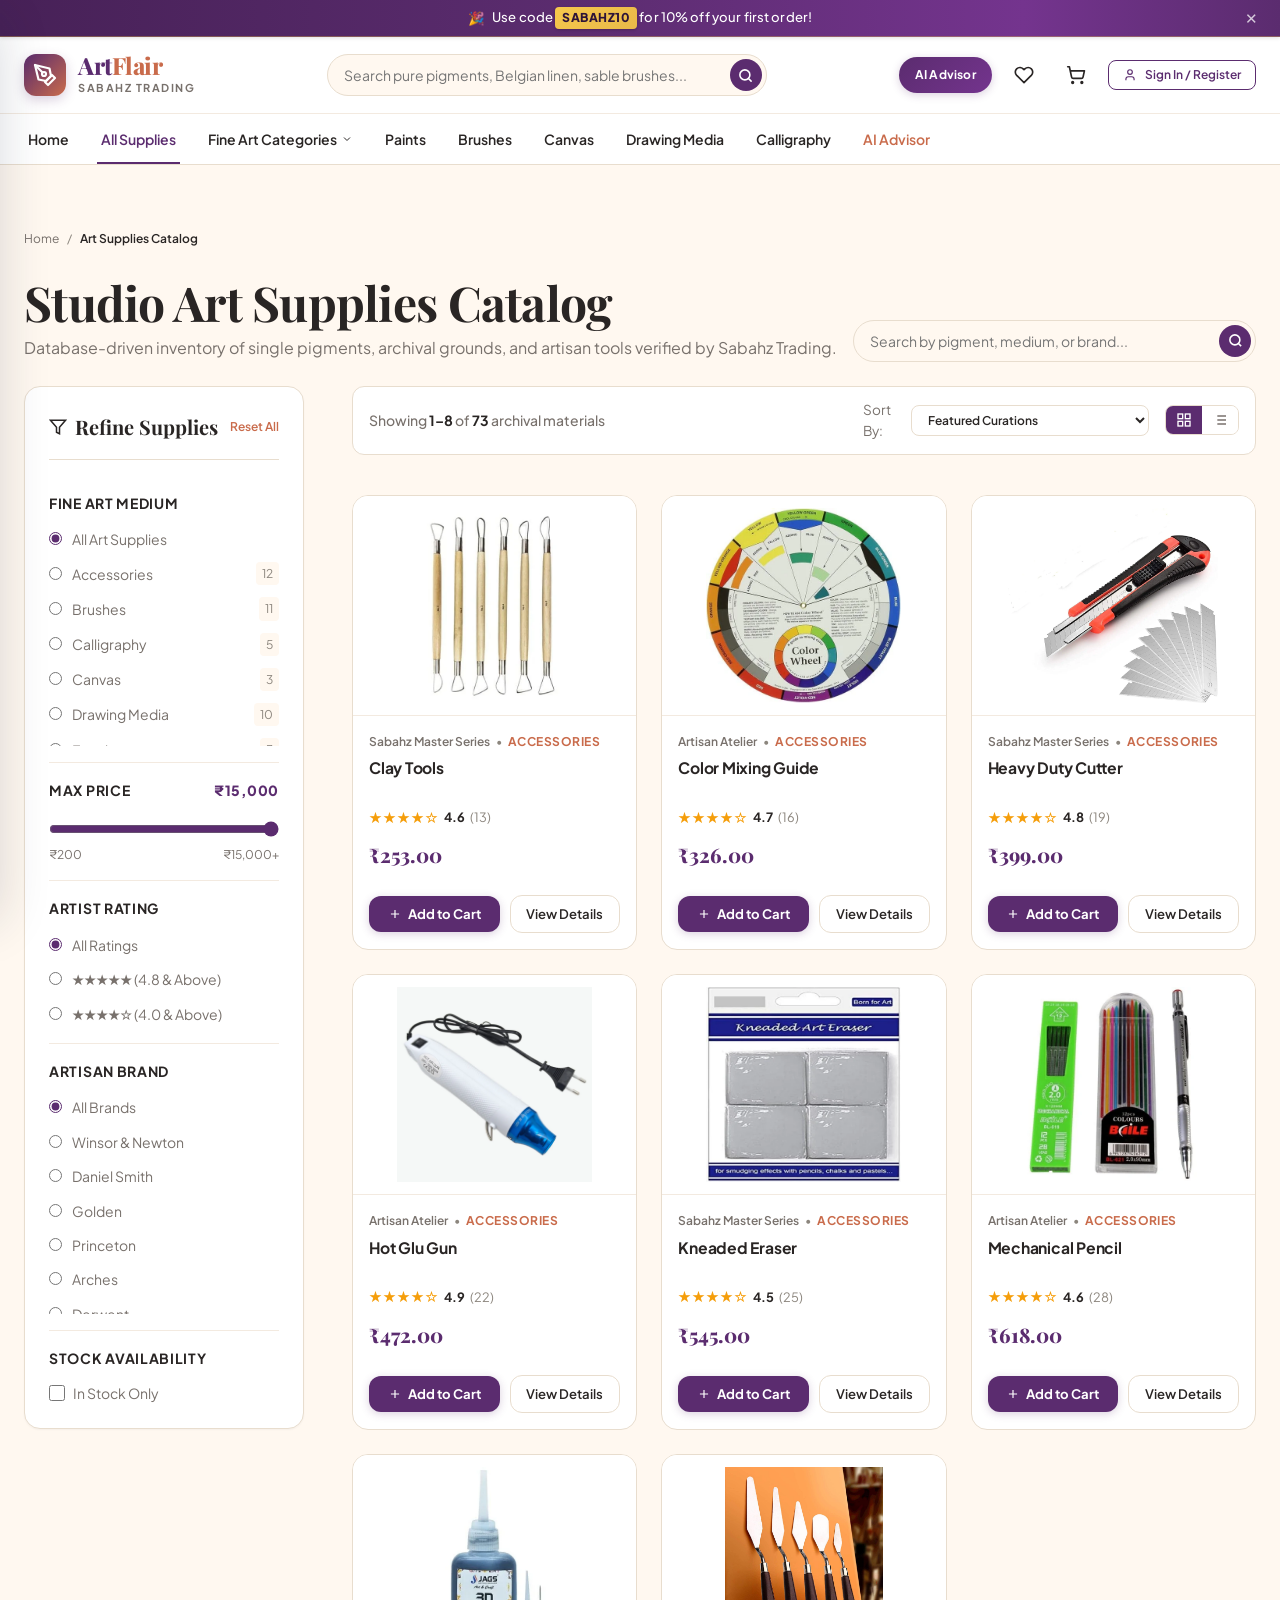
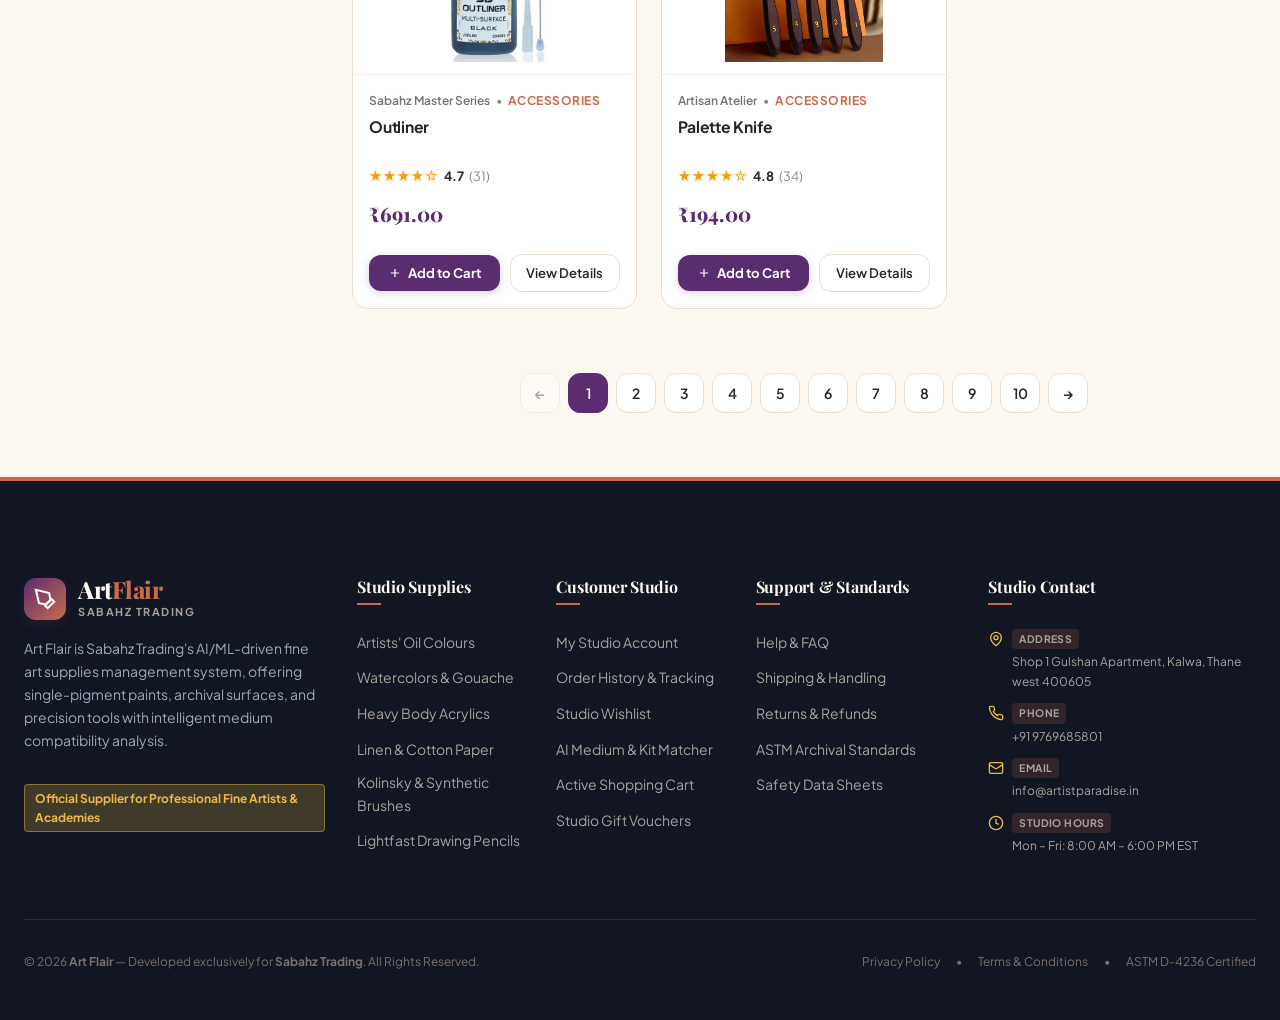
<file: shop.html>
<!DOCTYPE html>
<html lang="en">
<head>
  <meta charset="UTF-8" />
  <meta name="viewport" content="width=device-width, initial-scale=1.0" />
  <title>Art Supplies Catalog & Inventory | Art Flair - Sabahz Trading</title>
  <meta name="description" content="Explore our database-driven catalog of professional artist oils, watercolors, acrylics, linen canvases, sable brushes, and drawing tools." />
  
  <link rel="stylesheet" href="css/variables.css" />
  <link rel="stylesheet" href="css/base.css" />
  <link rel="stylesheet" href="css/layout.css" />
  <link rel="stylesheet" href="css/components.css" />
  <link rel="stylesheet" href="css/pages/shop.css" />
</head>
<body>

  <div id="site-header-container"></div>

  <main class="main-content section-padding">
    <div class="container">
      <nav class="breadcrumb" aria-label="Breadcrumb">
        <a href="index.html">Home</a>
        <span class="breadcrumb-separator">/</span>
        <span class="breadcrumb-current">Art Supplies Catalog</span>
      </nav>

      <div style="margin-bottom: 24px; display: flex; justify-content: space-between; align-items: flex-end; flex-wrap: wrap; gap: 16px;">
        <div>
          <h1 style="margin-bottom: 4px;">Studio Art Supplies Catalog</h1>
          <p style="margin-bottom: 0;">Database-driven inventory of single pigments, archival grounds, and artisan tools verified by Sabahz Trading.</p>
        </div>

        <div style="flex: 1; max-width: 420px; min-width: 260px;">
          <form class="search-form" id="catalog-search-form" role="search">
            <input 
              type="text" 
              id="catalog-search-input" 
              class="search-input" 
              placeholder="Search by pigment, medium, or brand..." 
              autocomplete="off"
              aria-label="Search catalog"
            />
            <button type="button" class="search-clear-btn" id="catalog-search-clear" aria-label="Clear search input">✕</button>
            <button type="submit" class="search-btn" id="catalog-search-submit" aria-label="Execute search">
              <svg width="15" height="15" viewBox="0 0 24 24" fill="none" stroke="currentColor" stroke-width="2.5">
                <circle cx="11" cy="11" r="8"/>
                <path d="m21 21-4.3-4.3"/>
              </svg>
            </button>
          </form>
        </div>

        <button type="button" class="btn btn-outline btn-sm mobile-filter-trigger" id="mobile-filter-btn" aria-label="Open filter menu">
          <svg width="14" height="14" viewBox="0 0 24 24" fill="none" stroke="currentColor" stroke-width="2">
            <polygon points="22 3 2 3 10 12.46 10 19 14 21 14 12.46 22 3"/>
          </svg>
          Filter Catalog
        </button>
      </div>

      <div class="shop-layout">
        <aside class="shop-sidebar" id="catalog-sidebar" aria-label="Catalog Filters">
          <div class="sidebar-header">
            <div class="sidebar-title">
              <svg width="18" height="18" viewBox="0 0 24 24" fill="none" stroke="currentColor" stroke-width="2">
                <polygon points="22 3 2 3 10 12.46 10 19 14 21 14 12.46 22 3"/>
              </svg>
              Refine Supplies
            </div>
            <div style="display: flex; align-items: center; gap: 8px;">
              <button type="button" class="btn-reset-filters" id="btn-reset-filters">Reset All</button>
              <button type="button" class="btn-ghost btn-sm" id="close-mobile-filters" style="display: none;" aria-label="Close filters">✕</button>
            </div>
          </div>

          <div class="filter-group">
            <div class="filter-group-title">Fine Art Medium</div>
            <div class="filter-options-list" id="filter-categories-list">
              <div class="skeleton skeleton-text" style="width: 80%;"></div>
              <div class="skeleton skeleton-text" style="width: 60%;"></div>
            </div>
          </div>

          <div class="filter-group">
            <div class="filter-group-title">
              <span>Max Price</span>
              <span id="price-range-display" style="color: var(--primary); font-weight: 800;">₹15,000</span>
            </div>
            <input type="range" id="price-range-slider" class="price-range-slider" min="200" max="15000" step="100" value="15000" aria-label="Price range filter" />
            <div style="display: flex; justify-content: space-between; font-size: 0.75rem; color: var(--text-secondary);">
              <span>₹200</span>
              <span>₹15,000+</span>
            </div>
          </div>

          <div class="filter-group">
            <div class="filter-group-title">Artist Rating</div>
            <div class="filter-options-list" id="filter-ratings-list">
              <label class="filter-option-item">
                <div>
                  <input type="radio" name="filter_rating" value="0" checked />
                  All Ratings
                </div>
              </label>
              <label class="filter-option-item">
                <div>
                  <input type="radio" name="filter_rating" value="4.8" />
                  ★★★★★ (4.8 & Above)
                </div>
              </label>
              <label class="filter-option-item">
                <div>
                  <input type="radio" name="filter_rating" value="4.0" />
                  ★★★★☆ (4.0 & Above)
                </div>
              </label>
            </div>
          </div>

          <div class="filter-group">
            <div class="filter-group-title">Artisan Brand</div>
            <div class="filter-options-list" id="filter-brands-list">
              <div class="skeleton skeleton-text" style="width: 70%;"></div>
              <div class="skeleton skeleton-text" style="width: 50%;"></div>
            </div>
          </div>

          <div class="filter-group">
            <div class="filter-group-title">Stock Availability</div>
            <label class="form-checkbox-label">
              <input type="checkbox" id="filter-instock-toggle" />
              <span>In Stock Only</span>
            </label>
          </div>
        </aside>

        <section aria-label="Products Grid">
          <div class="shop-toolbar">
            <div class="results-count-text" id="catalog-results-count">
              Loading archival products...
            </div>

            <div class="shop-toolbar-controls">
              <div class="sort-selector-wrap">
                <label for="catalog-sort-select" style="color: var(--text-secondary); font-size: 0.85rem;">Sort By:</label>
                <select id="catalog-sort-select" class="form-control sort-select" aria-label="Sort products">
                  <option value="featured">Featured Curations</option>
                  <option value="popularity">Popularity / Most Requested</option>
                  <option value="price_asc">Price: Low to High</option>
                  <option value="price_desc">Price: High to Low</option>
                  <option value="rating">Highest Artist Rating</option>
                  <option value="newest">Newly Formulated</option>
                </select>
              </div>

              <div class="view-mode-buttons">
                <button type="button" class="btn-view-toggle active" id="btn-view-grid" title="Grid View" aria-label="Grid view">
                  <svg width="16" height="16" viewBox="0 0 24 24" fill="none" stroke="currentColor" stroke-width="2">
                    <rect x="3" y="3" width="7" height="7"/>
                    <rect x="14" y="3" width="7" height="7"/>
                    <rect x="14" y="14" width="7" height="7"/>
                    <rect x="3" y="14" width="7" height="7"/>
                  </svg>
                </button>
                <button type="button" class="btn-view-toggle" id="btn-view-list" title="List View" aria-label="List view">
                  <svg width="16" height="16" viewBox="0 0 24 24" fill="none" stroke="currentColor" stroke-width="2">
                    <line x1="8" x2="21" y1="6" y2="6"/>
                    <line x1="8" x2="21" y1="12" y2="12"/>
                    <line x1="8" x2="21" y1="18" y2="18"/>
                    <line x1="3" x2="3.01" y1="6" y2="6"/>
                    <line x1="3" x2="3.01" y1="12" y2="12"/>
                    <line x1="3" x2="3.01" y1="18" y2="18"/>
                  </svg>
                </button>
              </div>
            </div>
          </div>

          <div class="active-filters-bar" id="active-filter-chips"></div>

          <div class="products-catalog-grid" id="products-catalog-grid">
            <div class="skeleton skeleton-card"></div>
            <div class="skeleton skeleton-card"></div>
            <div class="skeleton skeleton-card"></div>
            <div class="skeleton skeleton-card"></div>
          </div>

          <div id="catalog-pagination"></div>
        </section>
      </div>
    </div>
  </main>

  <div id="site-footer-container"></div>

  <!-- Global Scripts -->
  <script src="js/config.js"></script>
  <script src="js/storage.js"></script>
  <script src="js/api.js"></script>
  <script src="js/auth.js"></script>
  <script src="js/services/authService.js"></script>
  <script src="js/services/productService.js"></script>
  <script src="js/services/cartService.js"></script>
  <script src="js/services/wishlistService.js"></script>
  <script src="js/services/aiService.js"></script>
  <script src="js/search.js"></script>
  <script src="js/recommendations.js"></script>
  <script src="js/components/toast.js"></script>
  <script src="js/components/modal.js"></script>
  <script src="js/components/product-card.js"></script>
    <script src="js/components/cart-drawer.js"></script>
  <script src="js/components/header.js"></script>
  <script src="js/components/footer.js"></script>
  <script src="js/pages/products.js"></script>
  <script src="js/main.js"></script>
</body>
</html>
</file>
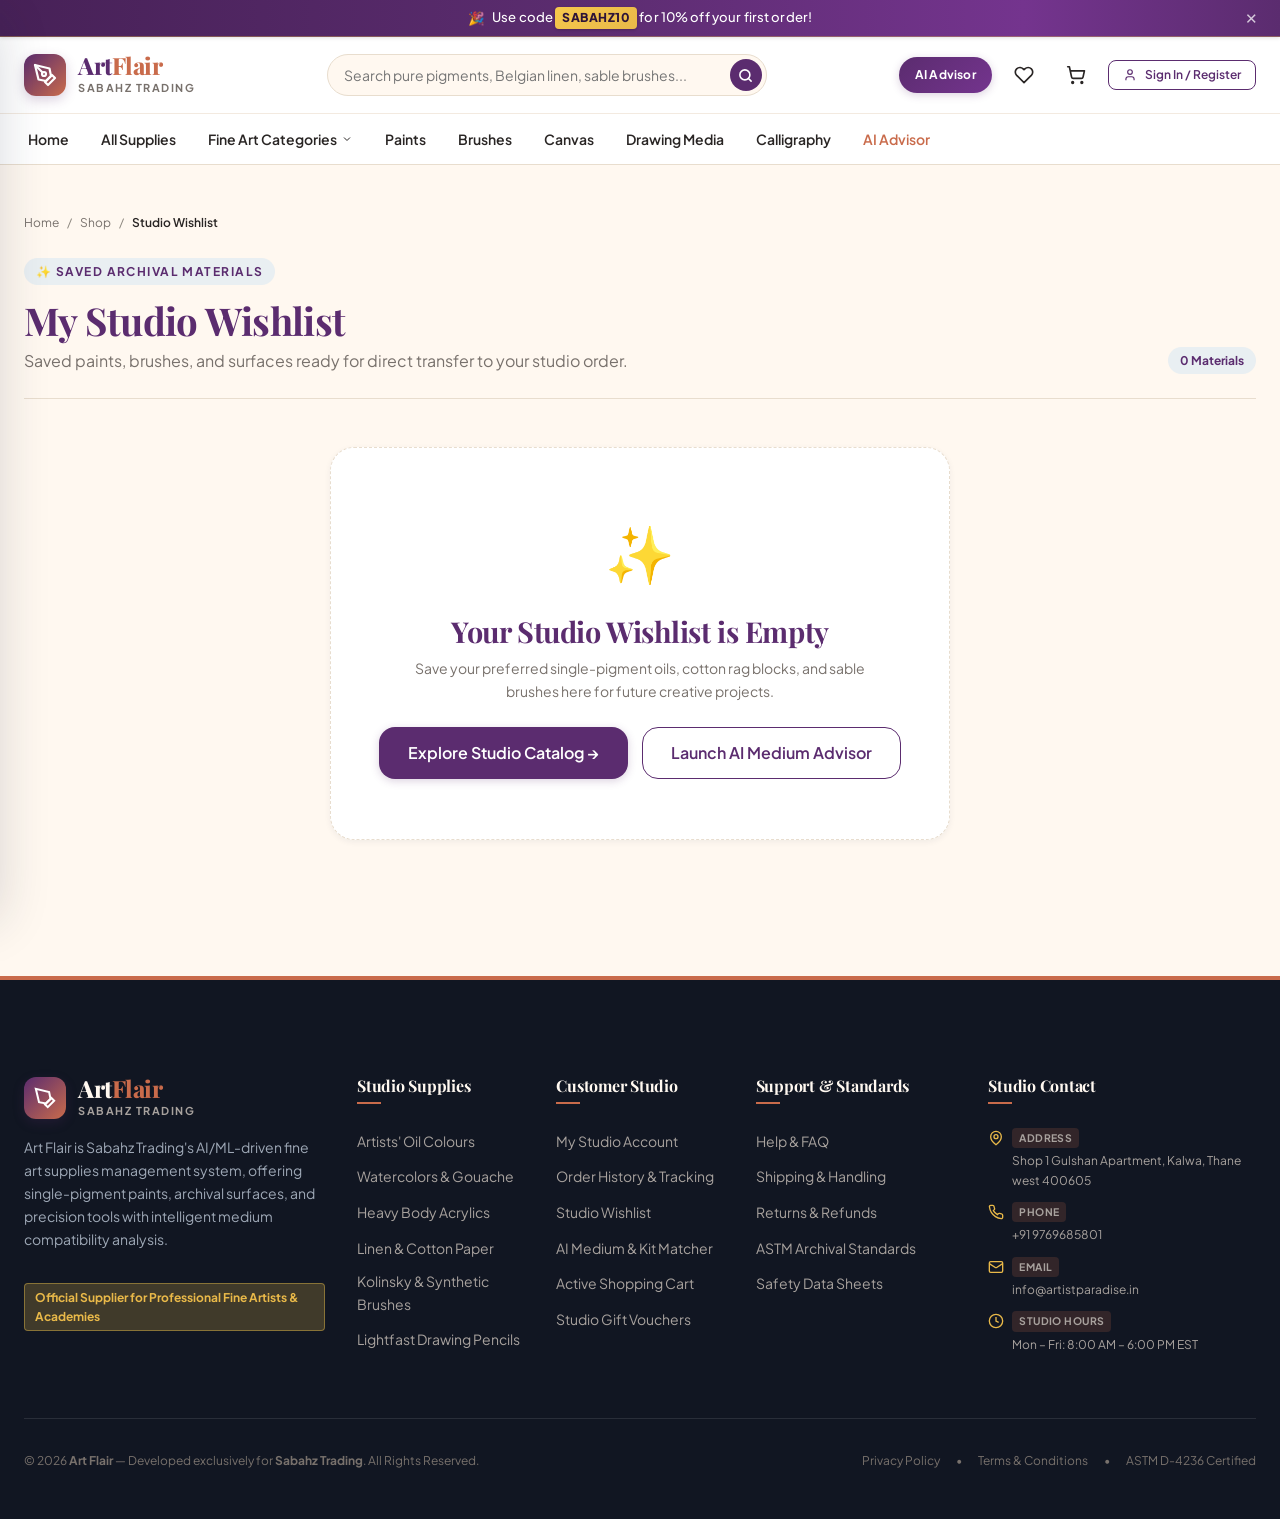
<file: wishlist.html>
<!DOCTYPE html>
<html lang="en">
<head>
  <meta charset="UTF-8" />
  <meta name="viewport" content="width=device-width, initial-scale=1.0" />
  <title>Studio Wishlist | Art Flair - Sabahz Trading</title>
  <meta name="description" content="View and manage your curated fine art supplies, single pigments, and archival surfaces on Art Flair." />

  <!-- Preconnect to Google Fonts -->
  <link rel="preconnect" href="https://fonts.googleapis.com" />
  <link rel="preconnect" href="https://fonts.gstatic.com" crossorigin />
  <link href="https://fonts.googleapis.com/css2?family=Playfair+Display:ital,wght@0,600;0,700;0,800;1,400&family=Plus+Jakarta+Sans:wght@400;500;600;700;800&family=JetBrains+Mono:wght@400;500;600&display=swap" rel="stylesheet" />

  <!-- Core Design System CSS -->
  <link rel="stylesheet" href="css/variables.css" />
  <link rel="stylesheet" href="css/base.css" />
  <link rel="stylesheet" href="css/components.css" />
  <link rel="stylesheet" href="css/layout.css" />
  <link rel="stylesheet" href="css/pages/wishlist.css" />
</head>
<body>
  <!-- Dynamic Header injected via js/components/header.js -->
  <div id="site-header-container"></div>

  <!-- Main Content Area -->
  <main class="wishlist-page-container" id="main-content">
    <div class="container">
      <!-- Breadcrumb Navigation -->
      <nav class="breadcrumb" aria-label="Breadcrumb">
        <a href="index.html">Home</a>
        <span class="breadcrumb-separator">/</span>
        <a href="shop.html">Shop</a>
        <span class="breadcrumb-separator">/</span>
        <span class="breadcrumb-current">Studio Wishlist</span>
      </nav>

      <!-- Wishlist Header Bar -->
      <div class="wishlist-header-bar">
        <div class="wishlist-header-info">
          <div class="section-kicker" style="background: var(--powder-blue-soft); color: var(--primary);">
            ✨ Saved Archival Materials
          </div>
          <h1>My Studio Wishlist</h1>
          <p style="color: var(--text-secondary); margin-bottom: 0;">
            Saved paints, brushes, and surfaces ready for direct transfer to your studio order.
          </p>
        </div>

        <div>
          <span class="wishlist-count-badge" id="wishlist-total-count">
            Loading...
          </span>
        </div>
      </div>

      <!-- Wishlist Content Area (Populated dynamically via WishlistPage.renderWishlist()) -->
      <div id="wishlist-view-container">
        <!-- Initial shimmer placeholder -->
        <div class="wishlist-grid">
          <div class="skeleton" style="height: 380px; border-radius: var(--radius-lg);"></div>
          <div class="skeleton" style="height: 380px; border-radius: var(--radius-lg);"></div>
          <div class="skeleton" style="height: 380px; border-radius: var(--radius-lg);"></div>
        </div>
      </div>
    </div>
  </main>

  <!-- Dynamic Footer injected via js/components/footer.js -->
  <div id="site-footer-container"></div>

  <!-- Global Application Scripts -->
  <script src="js/config.js"></script>
  <script src="js/storage.js"></script>
  <script src="js/api.js"></script>
  <script src="js/auth.js"></script>
  <script src="js/services/authService.js"></script>
  <script src="js/services/productService.js"></script>
  <script src="js/services/cartService.js"></script>
  <script src="js/services/wishlistService.js"></script>
  <script src="js/services/aiService.js"></script>
  <script src="js/search.js"></script>
  <script src="js/recommendations.js"></script>
  <script src="js/components/toast.js"></script>
  <script src="js/components/modal.js"></script>
  <script src="js/components/product-card.js"></script>
    <script src="js/components/cart-drawer.js"></script>
  <script src="js/components/header.js"></script>
  <script src="js/components/footer.js"></script>
  <script src="js/pages/wishlist.js"></script>
  <script src="js/main.js"></script>
</body>
</html>
</file>
<file: css/variables.css>
/**
 * Art Flair - Global Frontend Design System Variables
 * Developed for Sabahz Trading
 * 
 * EXACT ART FLAIR BRAND PALETTE & DISTRIBUTION:
 * 60% Warm Cream: #FFF9EF
 * 20% Midnight Navy: #17233D
 * 10% Vibrant Coral: #F0645A
 *  5% Powder Blue: #BFDDF2
 *  5% Butter Yellow: #F5C84C
 * Ink Black: #171717
 */

:root {
  /* ==========================================================================
     EXACT ART FLAIR PALETTE
     ========================================================================== */
  --primary: #5B2C6F;          /* Royal Plum / Deep Purple */
  --secondary: #C96B4B;        /* Terracotta */
  --accent: #E9B949;           /* Warm Golden Amber */
  --background: #FFF8F0;       /* Warm Cream */
  --card: #FFFFFF;             /* Crisp White for Cards */
  --text: #292524;             /* Main Text (Deep Stone Charcoal) */
  --text-secondary: #78716C;   /* Secondary Text (Muted Warm Stone) */
  --success: #6B8E71;          /* Sage Green */
  --error: #C94C4C;            /* Muted Crimson Alert Red */

  /* Compatibility & Derived Palette Tokens */
  --primary-dark: #472157;
  --primary-light: #74348E;
  --primary-soft: rgba(91, 44, 111, 0.08);
  --primary-glow: rgba(91, 44, 111, 0.22);

  --secondary-dark: #B55839;
  --secondary-light: #DF8467;
  --secondary-soft: rgba(201, 107, 75, 0.12);
  --secondary-glow: rgba(201, 107, 75, 0.25);

  --accent-dark: #D4A333;
  --accent-soft: rgba(233, 185, 73, 0.22);

  --powder-blue: #BFDDF2;
  --powder-blue-dark: #92C0E2;
  --powder-blue-soft: rgba(191, 221, 242, 0.35);

  --bg-alt: #F7EFE1;           /* Warm cream depth for alternating sections */
  --bg-muted: #EFE4D2;

  --text-muted: #8C867E;
  --text-inverse: #FFFFFF;

  --success-dark: #537258;
  --success-soft: rgba(107, 142, 113, 0.15);

  --error-dark: #A93838;
  --error-soft: rgba(201, 76, 76, 0.15);

  --border: #E8DDCE;
  --border-light: #F3EAE0;
  --border-focus: var(--primary);

  /* Dual aliases for universal CSS referencing */
  --color-primary: var(--primary);
  --color-secondary: var(--secondary);
  --color-accent: var(--accent);
  --color-powder-blue: var(--powder-blue);
  --color-bg: var(--background);
  --color-card: var(--card);
  --color-text-main: var(--text);
  --color-text-secondary: var(--text-secondary);
  --color-success: var(--success);
  --color-error: var(--error);
  --color-border: var(--border);
  --color-border-light: var(--border-light);
  --color-bg-alt: var(--bg-alt);
  --color-primary-soft: var(--primary-soft);
  --color-primary-glow: var(--primary-glow);
  --color-secondary-soft: var(--secondary-soft);
  --color-accent-soft: var(--accent-soft);
  --color-powder-blue-soft: var(--powder-blue-soft);
  --color-text-inverse: var(--text-inverse);
  --color-text-muted: var(--text-muted);
  --color-success-dark: var(--success-dark);
  --color-success-soft: var(--success-soft);
  --color-error-soft: var(--error-soft);

  /* ==========================================================================
     TYPOGRAPHY SCALE & TOKENS
     ========================================================================== */
  --font-heading: 'Playfair Display', Georgia, 'Times New Roman', serif;
  --font-body: 'Plus Jakarta Sans', -apple-system, BlinkMacSystemFont, 'Segoe UI', Roboto, sans-serif;
  --font-mono: 'JetBrains Mono', monospace;

  --font-size-xs: 0.75rem;    /* 12px */
  --font-size-sm: 0.875rem;   /* 14px */
  --font-size-base: 1rem;     /* 16px */
  --font-size-md: 1.125rem;   /* 18px */
  --font-size-lg: 1.25rem;    /* 20px */
  --font-size-xl: 1.5rem;     /* 24px */
  --font-size-2xl: 1.875rem;  /* 30px */
  --font-size-3xl: 2.25rem;   /* 36px */
  --font-size-4xl: 3rem;      /* 48px */
  --font-size-5xl: 3.75rem;   /* 60px */

  --font-weight-regular: 400;
  --font-weight-medium: 500;
  --font-weight-semibold: 600;
  --font-weight-bold: 700;
  --font-weight-extrabold: 800;

  /* ==========================================================================
     SPACING & LAYOUT SYSTEM
     ========================================================================== */
  --space-2xs: 0.25rem;  /* 4px */
  --space-xs: 0.5rem;    /* 8px */
  --space-sm: 0.75rem;   /* 12px */
  --space-md: 1rem;      /* 16px */
  --space-lg: 1.5rem;    /* 24px */
  --space-xl: 2rem;      /* 32px */
  --space-2xl: 3rem;     /* 48px */
  --space-3xl: 4rem;     /* 64px */
  --space-4xl: 6rem;     /* 96px */

  --container-max-width: 1280px;
  --container-narrow-width: 960px;
  --header-height: 76px;

  /* ==========================================================================
     SHADOWS & ELEVATION
     ========================================================================== */
  --shadow-xs: 0 1px 2px rgba(23, 35, 61, 0.04);
  --shadow-sm: 0 2px 6px rgba(23, 35, 61, 0.06);
  --shadow-md: 0 6px 18px rgba(23, 35, 61, 0.08);
  --shadow-lg: 0 12px 32px rgba(23, 35, 61, 0.1);
  --shadow-xl: 0 20px 48px rgba(23, 35, 61, 0.16);
  --shadow-navy: 0 8px 24px rgba(23, 35, 61, 0.2);
  --shadow-coral: 0 8px 24px rgba(240, 100, 90, 0.26);

  /* ==========================================================================
     BORDER RADII
     ========================================================================== */
  --radius-xs: 4px;
  --radius-sm: 8px;
  --radius-md: 12px;
  --radius-lg: 16px;
  --radius-xl: 24px;
  --radius-full: 9999px;

  /* ==========================================================================
     TRANSITIONS
     ========================================================================== */
  --transition-fast: 0.15s ease;
  --transition-base: 0.25s cubic-bezier(0.4, 0, 0.2, 1);
  --transition-slow: 0.35s cubic-bezier(0.16, 1, 0.3, 1);

  /* ==========================================================================
     Z-INDEX SYSTEM
     ========================================================================== */
  --z-base: 1;
  --z-sticky: 100;
  --z-drawer: 500;
  --z-modal-backdrop: 900;
  --z-modal: 1000;
  --z-toast: 1100;
}
</file>
<file: css/base.css>
/**
 * Art Flair - Base Styles, Reset, & Global Typography
 * Developed for Sabahz Trading
 */

@import url('https://fonts.googleapis.com/css2?family=Playfair+Display:ital,wght@0,400..900;1,400..900&family=Plus+Jakarta+Sans:wght@300;400;500;600;700;800&family=JetBrains+Mono:wght@400;500;600&display=swap');

/* CSS Modern Reset */
*,
*::before,
*::after {
  box-sizing: border-box;
  margin: 0;
  padding: 0;
}

html {
  font-size: 16px;
  scroll-behavior: smooth;
  -webkit-text-size-adjust: 100%;
}

body {
  font-family: var(--font-body);
  font-size: var(--font-size-base);
  line-height: 1.6;
  color: var(--text);
  background-color: var(--background);
  min-height: 100vh;
  display: flex;
  flex-direction: column;
  -webkit-font-smoothing: antialiased;
  -moz-osx-font-smoothing: grayscale;
  overflow-x: hidden;
}

/* ==========================================================================
   TYPOGRAPHY HIERARCHY
   ========================================================================== */
h1, h2, h3, h4, h5, h6 {
  font-family: var(--font-heading);
  color: var(--text);
  line-height: 1.22;
  font-weight: var(--font-weight-bold);
  letter-spacing: -0.015em;
}

h1 {
  font-size: clamp(2rem, 4vw + 1rem, var(--font-size-4xl));
  margin-bottom: var(--space-md);
}

h2 {
  font-size: clamp(1.6rem, 3vw + 0.5rem, var(--font-size-3xl));
  margin-bottom: var(--space-sm);
}

h3 {
  font-size: var(--font-size-2xl);
  margin-bottom: var(--space-sm);
}

h4 {
  font-size: var(--font-size-xl);
  margin-bottom: var(--space-xs);
}

h5 {
  font-size: var(--font-size-lg);
  font-family: var(--font-body);
  font-weight: var(--font-weight-semibold);
}

h6 {
  font-size: var(--font-size-base);
  font-family: var(--font-body);
  font-weight: var(--font-weight-semibold);
  text-transform: uppercase;
  letter-spacing: 0.05em;
}

p {
  margin-bottom: var(--space-md);
  color: var(--text-secondary);
  font-size: var(--font-size-base);
  line-height: 1.65;
}

p:last-child {
  margin-bottom: 0;
}

small, .text-small {
  font-size: var(--font-size-xs);
  color: var(--text-secondary);
}

a {
  color: var(--primary);
  text-decoration: none;
  transition: color var(--transition-fast);
}

a:hover {
  color: var(--secondary);
}

img, svg, picture, video {
  display: block;
  max-width: 100%;
  height: auto;
}

button, input, select, textarea {
  font: inherit;
  color: inherit;
}

button {
  cursor: pointer;
  border: none;
  background: none;
}

ul, ol {
  list-style: none;
}

code {
  font-family: var(--font-mono);
  font-size: 0.88em;
  background: var(--bg-alt);
  padding: 2px 6px;
  border-radius: var(--radius-xs);
  color: var(--primary);
}

/* ==========================================================================
   CONTAINER & LAYOUT UTILITIES
   ========================================================================== */
.container {
  width: 100%;
  max-width: var(--container-max-width);
  margin-left: auto;
  margin-right: auto;
  padding-left: var(--space-lg);
  padding-right: var(--space-lg);
}

@media (max-width: 768px) {
  .container {
    padding-left: 16px;
    padding-right: 16px;
  }
}

@media (max-width: 480px) {
  .container {
    padding-left: 12px;
    padding-right: 12px;
  }
}

.container-narrow {
  max-width: var(--container-narrow-width);
}

.main-content {
  flex: 1 0 auto;
  width: 100%;
  overflow-x: hidden;
}

.section-padding {
  padding-top: var(--space-3xl);
  padding-bottom: var(--space-3xl);
}

@media (max-width: 768px) {
  .section-padding {
    padding-top: var(--space-2xl);
    padding-bottom: var(--space-2xl);
  }
}

@media (max-width: 480px) {
  .section-padding {
    padding-top: var(--space-xl);
    padding-bottom: var(--space-xl);
  }
}

/* Section Header Component */
.section-header {
  text-align: center;
  max-width: 680px;
  margin: 0 auto var(--space-2xl);
}

.section-header.text-left {
  text-align: left;
  margin-left: 0;
}

.section-kicker {
  display: inline-flex;
  align-items: center;
  gap: var(--space-xs);
  font-family: var(--font-body);
  font-size: var(--font-size-xs);
  font-weight: var(--font-weight-bold);
  text-transform: uppercase;
  letter-spacing: 0.12em;
  color: var(--secondary);
  background: var(--secondary-soft);
  padding: 4px 12px;
  border-radius: var(--radius-full);
  margin-bottom: var(--space-sm);
}

.section-title {
  color: var(--text);
  margin-bottom: var(--space-xs);
}

.section-subtitle {
  font-size: var(--font-size-md);
  color: var(--text-secondary);
}

/* Flex & Grid Utilities */
.flex { display: flex; }
.flex-col { flex-direction: column; }
.items-center { align-items: center; }
.items-start { align-items: flex-start; }
.justify-between { justify-content: space-between; }
.justify-center { justify-content: center; }
.justify-end { justify-content: flex-end; }
.gap-xs { gap: var(--space-xs); }
.gap-sm { gap: var(--space-sm); }
.gap-md { gap: var(--space-md); }
.gap-lg { gap: var(--space-lg); }
.gap-xl { gap: var(--space-xl); }

.grid { display: grid; }
.grid-cols-2 { grid-template-columns: repeat(2, minmax(0, 1fr)); }
.grid-cols-3 { grid-template-columns: repeat(3, minmax(0, 1fr)); }
.grid-cols-4 { grid-template-columns: repeat(4, minmax(0, 1fr)); }

@media (max-width: 1024px) {
  .grid-cols-4 { grid-template-columns: repeat(2, minmax(0, 1fr)); }
  .grid-cols-3 { grid-template-columns: repeat(2, minmax(0, 1fr)); }
}

@media (max-width: 640px) {
  .grid-cols-4, .grid-cols-3, .grid-cols-2 { grid-template-columns: 1fr; }
}

/* Accessibility */
.sr-only {
  position: absolute;
  width: 1px;
  height: 1px;
  padding: 0;
  margin: -1px;
  overflow: hidden;
  clip: rect(0, 0, 0, 0);
  white-space: nowrap;
  border-width: 0;
}

/* Text helpers */
.text-center { text-align: center; }
.text-right { text-align: right; }
.text-plum { color: var(--primary); }
.text-terracotta { color: var(--secondary); }
.text-gold { color: var(--accent); }
.text-sage { color: var(--success); }
.text-muted { color: var(--text-secondary); }

/* Card Wrapper Base */
.card-base {
  background: var(--card);
  border-radius: var(--radius-lg);
  border: 1px solid var(--border);
  box-shadow: var(--shadow-sm);
  transition: transform var(--transition-base), box-shadow var(--transition-base), border-color var(--transition-fast);
}

.card-base:hover {
  box-shadow: var(--shadow-md);
  border-color: rgba(91, 44, 111, 0.2);
}
</file>
<file: css/layout.css>
/**
 * Art Flair - Header, Navigation, Footer & Layout Shell
 * Developed for Sabahz Trading
 * Modern Semantic HTML5, CSS3, & Vanilla JS
 */

/* ==========================================================================
   TOP PROMOTIONAL ANNOUNCEMENT BAR
   ========================================================================== */
.top-announcement-bar {
  background: linear-gradient(90deg, #472157 0%, #5B2C6F 45%, #74348E 80%, #5B2C6F 100%);
  color: #FFFFFF;
  font-size: 0.82rem;
  font-weight: 500;
  padding: 7px 16px;
  position: relative;
  z-index: calc(var(--z-sticky, 100) + 5);
  border-bottom: 1px solid rgba(233, 185, 73, 0.35);
  box-shadow: 0 1px 4px rgba(0, 0, 0, 0.12);
  transition: opacity 0.25s ease, max-height 0.25s ease, padding 0.25s ease;
  overflow: hidden;
}

.top-announcement-bar.is-hidden {
  display: none !important;
}

.announcement-content {
  display: flex;
  align-items: center;
  justify-content: center;
  position: relative;
  min-height: 22px;
}

.announcement-text {
  display: flex;
  align-items: center;
  justify-content: center;
  gap: 8px;
  text-align: center;
  flex-wrap: wrap;
  line-height: 1.4;
  letter-spacing: 0.01em;
}

.announcement-code-pill {
  background: linear-gradient(135deg, #F5C84C 0%, #E9B949 100%);
  color: #2D1438;
  font-weight: 800;
  font-size: 0.76rem;
  padding: 2px 7px;
  border-radius: 4px;
  letter-spacing: 0.04em;
  box-shadow: 0 1px 3px rgba(0, 0, 0, 0.2);
  display: inline-flex;
  align-items: center;
  cursor: pointer;
  transition: transform 0.15s ease, box-shadow 0.15s ease;
}

.announcement-code-pill:hover {
  transform: scale(1.05);
  box-shadow: 0 2px 6px rgba(233, 185, 73, 0.5);
}

.announcement-close-btn {
  position: absolute;
  right: 0;
  top: 50%;
  transform: translateY(-50%);
  background: transparent;
  border: none;
  color: rgba(255, 255, 255, 0.75);
  font-size: 0.95rem;
  line-height: 1;
  padding: 4px 6px;
  cursor: pointer;
  border-radius: 4px;
  display: flex;
  align-items: center;
  justify-content: center;
  transition: color 0.15s ease, background-color 0.15s ease;
}

.announcement-close-btn:hover {
  color: #FFFFFF;
  background: rgba(255, 255, 255, 0.2);
}

@media (max-width: 640px) {
  .top-announcement-bar {
    font-size: 0.75rem;
    padding: 6px 30px 6px 10px;
  }
  .announcement-text {
    font-size: 0.74rem;
    gap: 4px;
  }
  .announcement-code-pill {
    font-size: 0.72rem;
    padding: 1px 5px;
  }
}

/* ==========================================================================
   MAIN STICKY HEADER
   ========================================================================== */
.site-header {
  background: var(--color-card);
  border-bottom: 1px solid var(--color-border);
  position: sticky;
  top: 0;
  z-index: var(--z-sticky);
  transition: box-shadow var(--transition-base), background-color var(--transition-base);
}

.site-header.scrolled {
  box-shadow: var(--shadow-md);
  background: rgba(255, 255, 255, 0.98);
  backdrop-filter: blur(10px);
}

.header-main {
  height: var(--header-height);
  display: flex;
  align-items: center;
  justify-content: space-between;
  gap: var(--space-lg);
}

/* Brand Logo */
.brand-logo {
  display: flex;
  align-items: center;
  gap: 12px;
  text-decoration: none;
  flex-shrink: 0;
}

.brand-icon {
  width: 42px;
  height: 42px;
  background: linear-gradient(135deg, var(--color-primary), var(--color-secondary));
  border-radius: var(--radius-md);
  display: flex;
  align-items: center;
  justify-content: center;
  color: white;
  box-shadow: 0 4px 12px var(--color-primary-glow);
  transition: transform var(--transition-fast);
}

.brand-logo:hover .brand-icon {
  transform: rotate(-4deg) scale(1.04);
}

.brand-text {
  display: flex;
  flex-direction: column;
}

.brand-title {
  font-family: var(--font-heading);
  font-size: 1.48rem;
  font-weight: 800;
  color: var(--color-primary);
  line-height: 1.05;
  letter-spacing: -0.02em;
}

.brand-title span {
  color: var(--color-secondary);
}

.brand-subtitle {
  font-size: 0.68rem;
  font-weight: 700;
  text-transform: uppercase;
  letter-spacing: 0.14em;
  color: var(--color-text-secondary);
  margin-top: 1px;
}

/* Header Search Bar */
.header-search {
  flex: 1;
  max-width: 440px;
  position: relative;
}

.search-form {
  position: relative;
  display: flex;
  align-items: center;
  width: 100%;
}

.search-input {
  width: 100%;
  height: 42px;
  padding: 0 44px 0 16px;
  background: var(--color-bg);
  border: 1px solid var(--color-border);
  border-radius: var(--radius-full);
  font-size: var(--font-size-sm);
  color: var(--color-text-main);
  transition: all var(--transition-fast);
}

.search-input:focus {
  outline: none;
  border-color: var(--primary);
  background: var(--card);
  box-shadow: 0 0 0 3px var(--primary-soft);
}

.search-clear-btn {
  position: absolute;
  right: 42px;
  top: 50%;
  transform: translateY(-50%);
  width: 20px;
  height: 20px;
  border-radius: var(--radius-full);
  background: rgba(23, 35, 61, 0.1);
  color: var(--text-secondary);
  display: none;
  align-items: center;
  justify-content: center;
  font-size: 0.72rem;
  font-weight: 700;
  border: none;
  cursor: pointer;
  padding: 0;
  line-height: 1;
  transition: all var(--transition-fast);
}

.search-clear-btn:hover {
  background: var(--secondary);
  color: white;
}

.search-btn {
  position: absolute;
  right: 5px;
  top: 50%;
  transform: translateY(-50%);
  width: 32px;
  height: 32px;
  border-radius: var(--radius-full);
  background: var(--color-primary);
  color: white;
  display: flex;
  align-items: center;
  justify-content: center;
  transition: background var(--transition-fast), transform var(--transition-fast);
}

.search-btn:hover {
  background: var(--color-secondary);
  transform: translateY(-50%) scale(1.05);
}

/* Search Dropdown */
.search-results-dropdown {
  position: absolute;
  top: calc(100% + 8px);
  left: 0;
  right: 0;
  background: var(--color-card);
  border: 1px solid var(--color-border);
  border-radius: var(--radius-md);
  box-shadow: var(--shadow-xl);
  max-height: 380px;
  overflow-y: auto;
  z-index: var(--z-modal);
  display: none;
}

.search-results-dropdown.active {
  display: block;
}

.search-result-item {
  display: flex;
  align-items: center;
  gap: var(--space-sm);
  padding: var(--space-sm) var(--space-md);
  border-bottom: 1px solid var(--color-border-light);
  text-decoration: none;
  transition: background var(--transition-fast);
}

.search-result-item:hover {
  background: var(--color-bg);
}

.search-result-img {
  width: 44px;
  height: 44px;
  border-radius: var(--radius-xs);
  object-fit: cover;
  background: var(--color-bg-alt);
}

.search-result-info {
  flex: 1;
}

.search-result-name {
  font-size: var(--font-size-sm);
  font-weight: 600;
  color: var(--color-text-main);
  margin-bottom: 2px;
}

.search-result-meta {
  display: flex;
  align-items: center;
  gap: var(--space-xs);
  font-size: var(--font-size-xs);
  color: var(--color-text-secondary);
}

.search-result-price {
  font-weight: 700;
  color: var(--color-primary);
}

/* Header Action Tools */
.header-actions {
  display: flex;
  align-items: center;
  gap: var(--space-sm);
}

.header-action-btn {
  display: flex;
  align-items: center;
  justify-content: center;
  width: 40px;
  height: 40px;
  border-radius: var(--radius-md);
  color: var(--color-text-main);
  position: relative;
  transition: background var(--transition-fast), color var(--transition-fast);
}

.header-action-btn:hover {
  background: var(--color-primary-soft);
  color: var(--color-primary);
}

.header-action-btn svg {
  width: 20px;
  height: 20px;
}

.badge-counter {
  position: absolute;
  top: 3px;
  right: 3px;
  min-width: 18px;
  height: 18px;
  padding: 0 4px;
  background: var(--color-secondary);
  color: white;
  font-size: 0.68rem;
  font-weight: 800;
  border-radius: var(--radius-full);
  display: flex;
  align-items: center;
  justify-content: center;
  line-height: 1;
  box-shadow: 0 2px 5px rgba(201, 107, 75, 0.4);
}

/* User Account Button & Dropdown */
.user-auth-menu {
  position: relative;
}

.btn-user-profile {
  display: flex;
  align-items: center;
  gap: 8px;
  padding: 6px 12px;
  border-radius: var(--radius-full);
  background: var(--color-bg);
  border: 1px solid var(--color-border);
  font-size: var(--font-size-xs);
  font-weight: 700;
  color: var(--color-text-main);
  cursor: pointer;
  transition: all var(--transition-fast);
}

.btn-user-profile:hover {
  background: var(--color-primary-soft);
  border-color: var(--color-primary);
  color: var(--color-primary);
}

.user-avatar-circle {
  width: 26px;
  height: 26px;
  border-radius: var(--radius-full);
  background: var(--color-primary);
  color: white;
  display: flex;
  align-items: center;
  justify-content: center;
  font-size: 0.75rem;
  font-weight: 700;
}

.user-dropdown-menu {
  position: absolute;
  top: calc(100% + 8px);
  right: 0;
  background: var(--color-card);
  border: 1px solid var(--color-border);
  border-radius: var(--radius-lg);
  box-shadow: var(--shadow-xl);
  min-width: 220px;
  padding: 8px 0;
  z-index: var(--z-modal);
  display: none;
}

.user-dropdown-menu.active {
  display: block;
}

.user-dropdown-header {
  padding: 10px 16px;
  border-bottom: 1px solid var(--color-border-light);
  margin-bottom: 4px;
}

.user-dropdown-name {
  font-weight: 700;
  font-size: var(--font-size-sm);
  color: var(--color-text-main);
}

.user-dropdown-email {
  font-size: var(--font-size-xs);
  color: var(--color-text-secondary);
}

.user-dropdown-link {
  display: flex;
  align-items: center;
  gap: 10px;
  padding: 8px 16px;
  font-size: var(--font-size-sm);
  color: var(--color-text-main);
  text-decoration: none;
  transition: background var(--transition-fast), color var(--transition-fast);
}

.user-dropdown-link:hover {
  background: var(--color-bg);
  color: var(--color-primary);
}

.user-dropdown-link.logout-link {
  color: var(--color-error);
  border-top: 1px solid var(--color-border-light);
  margin-top: 4px;
}

.user-dropdown-link.logout-link:hover {
  background: var(--color-error-soft);
}

/* AI Matcher Nav Pill */
.btn-ai-matcher-pill {
  background: linear-gradient(135deg, var(--color-primary), #74348E);
  color: white !important;
  border-radius: var(--radius-full);
  padding: 8px 16px;
  box-shadow: 0 2px 8px var(--color-primary-glow);
  display: inline-flex;
  align-items: center;
  gap: 6px;
  font-weight: 700;
  font-size: var(--font-size-xs);
  letter-spacing: 0.02em;
}

.btn-ai-matcher-pill:hover {
  background: linear-gradient(135deg, var(--color-primary-dark), var(--color-primary));
  transform: translateY(-1px);
}

/* ==========================================================================
   DESKTOP GLOBAL NAVIGATION BAR
   ========================================================================== */
.site-nav {
  background: var(--color-card);
  border-top: 1px solid var(--color-border-light);
}

.nav-list {
  display: flex;
  align-items: center;
  gap: var(--space-lg);
  position: relative;
}

.nav-item {
  position: relative;
}

.nav-link {
  display: inline-flex;
  align-items: center;
  gap: 4px;
  padding: 14px 4px;
  font-size: var(--font-size-sm);
  font-weight: 600;
  color: var(--color-text-main);
  position: relative;
  transition: color var(--transition-fast);
  cursor: pointer;
}

.nav-link::after {
  content: '';
  position: absolute;
  bottom: 0;
  left: 0;
  width: 0;
  height: 2px;
  background: var(--color-primary);
  transition: width var(--transition-base);
}

.nav-link:hover,
.nav-link.active {
  color: var(--color-primary);
}

.nav-link.active::after,
.nav-link:hover::after {
  width: 100%;
}

.nav-link.highlight {
  color: var(--color-secondary);
}

.nav-link.highlight::after {
  background: var(--color-secondary);
}

/* Dropdown Flyout Menu for Categories */
.nav-dropdown {
  position: absolute;
  top: 100%;
  left: 0;
  background: var(--color-card);
  border: 1px solid var(--color-border);
  border-radius: var(--radius-lg);
  box-shadow: var(--shadow-xl);
  min-width: 260px;
  padding: 8px 0;
  opacity: 0;
  visibility: hidden;
  transform: translateY(6px);
  transition: all var(--transition-fast);
  z-index: var(--z-modal);
}

.nav-item:hover .nav-dropdown {
  opacity: 1;
  visibility: visible;
  transform: translateY(0);
}

.nav-dropdown-link {
  display: flex;
  align-items: center;
  justify-content: space-between;
  padding: 10px 18px;
  font-size: var(--font-size-sm);
  color: var(--color-text-main);
  text-decoration: none;
  transition: background var(--transition-fast), color var(--transition-fast);
}

.nav-dropdown-link:hover {
  background: var(--color-bg);
  color: var(--color-primary);
}

.nav-dropdown-count {
  font-size: var(--font-size-xs);
  color: var(--color-text-secondary);
  background: var(--color-bg-alt);
  padding: 2px 6px;
  border-radius: var(--radius-xs);
}

/* ==========================================================================
   RESPONSIVE MOBILE MENU DRAWER
   ========================================================================== */
.mobile-menu-toggle {
  display: none;
  width: 40px;
  height: 40px;
  border-radius: var(--radius-md);
  align-items: center;
  justify-content: center;
  color: var(--color-text-main);
  background: var(--color-bg);
  border: 1px solid var(--color-border);
}

.mobile-drawer-overlay {
  position: fixed;
  inset: 0;
  background: rgba(41, 37, 36, 0.6);
  backdrop-filter: blur(4px);
  z-index: var(--z-drawer);
  opacity: 0;
  visibility: hidden;
  transition: all var(--transition-base);
}

.mobile-drawer-overlay.open {
  opacity: 1;
  visibility: visible;
}

.mobile-drawer {
  position: fixed;
  top: 0;
  left: 0;
  bottom: 0;
  width: 320px;
  max-width: 85vw;
  background: var(--color-card);
  z-index: calc(var(--z-drawer) + 1);
  transform: translateX(-100%);
  transition: transform var(--transition-slow);
  display: flex;
  flex-direction: column;
  box-shadow: var(--shadow-xl);
  overflow-y: auto;
}

.mobile-drawer.open {
  transform: translateX(0);
}

.mobile-drawer-header {
  padding: var(--space-lg);
  border-bottom: 1px solid var(--color-border);
  display: flex;
  align-items: center;
  justify-content: space-between;
}

.mobile-drawer-close {
  width: 34px;
  height: 34px;
  border-radius: var(--radius-full);
  background: var(--color-bg);
  display: flex;
  align-items: center;
  justify-content: center;
  color: var(--color-text-secondary);
}

.mobile-drawer-body {
  padding: var(--space-lg);
  flex: 1;
}

.mobile-nav-links {
  display: flex;
  flex-direction: column;
  gap: var(--space-xs);
}

.mobile-nav-link {
  display: flex;
  align-items: center;
  justify-content: space-between;
  padding: 12px 14px;
  border-radius: var(--radius-md);
  font-size: var(--font-size-base);
  font-weight: 600;
  color: var(--color-text-main);
  text-decoration: none;
  transition: background var(--transition-fast);
}

.mobile-nav-link:hover,
.mobile-nav-link.active {
  background: var(--color-primary-soft);
  color: var(--color-primary);
}

.mobile-sub-accordion {
  display: none;
  padding-left: var(--space-lg);
  flex-direction: column;
  gap: 6px;
  margin: 6px 0;
}

.mobile-sub-accordion.open {
  display: flex;
}

.mobile-sub-link {
  padding: 8px 12px;
  font-size: var(--font-size-sm);
  color: var(--color-text-secondary);
}

.mobile-sub-link:hover {
  color: var(--color-primary);
}

.mobile-drawer-footer {
  padding: var(--space-lg);
  border-top: 1px solid var(--color-border);
  background: var(--color-bg);
}

@media (max-width: 992px) {
  .header-search {
    display: none;
  }
  .mobile-menu-toggle {
    display: flex;
  }
  .site-nav {
    display: none;
  }
  .header-main {
    gap: var(--space-sm);
  }
}

@media (max-width: 768px) {
  .btn-ai-matcher-pill {
    display: none;
  }
  #header-auth-container .btn-outline span,
  #header-auth-container .btn-user-profile span:not(.user-avatar-circle) {
    display: none;
  }
  #header-auth-container .btn-outline {
    padding: 8px 10px;
  }
  .header-main {
    height: 64px;
    gap: 8px;
  }
  .header-actions {
    gap: 6px;
  }
}

@media (max-width: 480px) {
  .header-main {
    height: 58px;
    gap: 6px;
  }
  .brand-logo {
    gap: 8px;
  }
  .brand-icon {
    width: 34px;
    height: 34px;
  }
  .brand-icon svg {
    width: 18px;
    height: 18px;
  }
  .brand-title {
    font-size: 1.15rem;
  }
  .brand-subtitle {
    font-size: 0.55rem;
    letter-spacing: 0.08em;
  }
  .header-actions {
    gap: 4px;
  }
  .header-action-btn {
    width: 34px;
    height: 34px;
  }
  .header-action-btn svg {
    width: 18px;
    height: 18px;
  }
  .mobile-menu-toggle {
    width: 34px;
    height: 34px;
  }
  .badge-counter {
    min-width: 16px;
    height: 16px;
    font-size: 0.6rem;
    top: 1px;
    right: 1px;
    padding: 0 3px;
  }
  #header-auth-container {
    display: none;
  }
  .mobile-drawer {
    width: 290px;
    max-width: 88vw;
  }
  .mobile-drawer-header,
  .mobile-drawer-body,
  .mobile-drawer-footer {
    padding: 14px;
  }
  .mobile-nav-link {
    padding: 10px 12px;
    font-size: 0.92rem;
  }
}

/* ==========================================================================
   GLOBAL REUSABLE FOOTER
   ========================================================================== */
.site-footer {
  background: #111622;
  color: #D6DCE5;
  padding-top: var(--space-4xl);
  padding-bottom: var(--space-2xl);
  margin-top: auto;
  border-top: 4px solid var(--secondary);
}

.footer-grid {
  display: grid;
  grid-template-columns: 1.8fr 1fr 1fr 1.2fr 1.6fr;
  gap: var(--space-xl);
  margin-bottom: var(--space-3xl);
}

@media (max-width: 1100px) {
  .footer-grid {
    grid-template-columns: 1fr 1fr 1fr;
    gap: var(--space-xl);
  }
}

@media (max-width: 768px) {
  .footer-grid {
    grid-template-columns: 1fr;
    gap: var(--space-2xl);
  }
}

.footer-brand .brand-title {
  color: var(--background);
}

.footer-brand p {
  color: #9EA8B6;
  margin-top: var(--space-md);
  font-size: var(--font-size-sm);
  line-height: 1.65;
}

.footer-badge {
  display: inline-block;
  background: var(--accent-soft);
  color: var(--accent);
  border: 1px solid rgba(245, 200, 76, 0.4);
  padding: 4px 10px;
  border-radius: var(--radius-xs);
  font-size: var(--font-size-xs);
  font-weight: 700;
  margin-top: var(--space-md);
}

.footer-column-title {
  color: var(--background);
  font-family: var(--font-heading);
  font-size: var(--font-size-base);
  margin-bottom: var(--space-lg);
  position: relative;
  padding-bottom: var(--space-xs);
}

.footer-column-title::after {
  content: '';
  position: absolute;
  bottom: 0;
  left: 0;
  width: 24px;
  height: 2px;
  background: var(--secondary);
}

.footer-links {
  display: flex;
  flex-direction: column;
  gap: 10px;
}

.footer-links a {
  color: #A8A29E;
  font-size: var(--font-size-sm);
  transition: color var(--transition-fast), transform var(--transition-fast);
  display: inline-block;
}

.footer-links a:hover {
  color: var(--color-accent);
  transform: translateX(3px);
}

/* Contact Placeholders Box */
.footer-contact-list {
  display: flex;
  flex-direction: column;
  gap: 12px;
  font-size: var(--font-size-xs);
  color: #A8A29E;
}

.footer-contact-item {
  display: flex;
  align-items: flex-start;
  gap: 8px;
}

.footer-contact-item svg {
  width: 16px;
  height: 16px;
  flex-shrink: 0;
  color: var(--color-accent);
  margin-top: 2px;
}

.footer-contact-label,
.footer-contact-placeholder-tag {
  display: inline-block;
  font-size: 0.65rem;
  background: rgba(201, 107, 75, 0.18);
  color: var(--color-secondary-light);
  padding: 2px 7px;
  border-radius: 4px;
  font-weight: 700;
  text-transform: uppercase;
  letter-spacing: 0.04em;
  margin-bottom: 3px;
}

.footer-bottom {
  padding-top: var(--space-xl);
  border-top: 1px solid rgba(255, 255, 255, 0.1);
  display: flex;
  justify-content: space-between;
  align-items: center;
  font-size: var(--font-size-xs);
  color: #78716C;
  flex-wrap: wrap;
  gap: var(--space-md);
}

.footer-policy-links {
  display: flex;
  gap: var(--space-md);
}

.footer-policy-links a {
  color: #78716C;
  transition: color var(--transition-fast);
}

.footer-policy-links a:hover {
  color: var(--color-accent);
}
</file>
<file: css/components.css>
/**
 * Art Flair - Reusable Component Design System
 * Developed for Sabahz Trading
 * 100% Pure CSS3 without frameworks
 */

/* ==========================================================================
   1. BUTTONS
   ========================================================================== */
.btn {
  display: inline-flex;
  align-items: center;
  justify-content: center;
  gap: var(--space-xs);
  padding: 10px 20px;
  border-radius: var(--radius-md);
  font-family: var(--font-body);
  font-size: var(--font-size-sm);
  font-weight: var(--font-weight-semibold);
  text-decoration: none;
  cursor: pointer;
  transition: background-color var(--transition-fast), color var(--transition-fast), transform var(--transition-fast), box-shadow var(--transition-fast), border-color var(--transition-fast);
  border: 1px solid transparent;
  white-space: nowrap;
  line-height: 1.4;
  user-select: none;
}

.btn-primary {
  background-color: var(--primary);
  color: var(--text-inverse);
  box-shadow: 0 2px 8px var(--primary-glow);
}

.btn-primary:hover {
  background-color: var(--primary-dark);
  color: var(--text-inverse);
  transform: translateY(-1px);
  box-shadow: 0 4px 14px var(--primary-glow);
}

.btn-secondary {
  background-color: var(--secondary);
  color: var(--text-inverse);
  box-shadow: 0 2px 8px var(--shadow-terracotta);
}

.btn-secondary:hover {
  background-color: var(--secondary-dark);
  color: var(--text-inverse);
  transform: translateY(-1px);
}

.btn-accent {
  background-color: var(--accent);
  color: var(--text);
  font-weight: var(--font-weight-bold);
}

.btn-accent:hover {
  background-color: var(--accent-dark);
  color: var(--text);
  transform: translateY(-1px);
}

.btn-outline {
  background: transparent;
  border-color: var(--primary);
  color: var(--primary);
}

.btn-outline:hover {
  background: var(--primary);
  color: var(--text-inverse);
}

.btn-outline-secondary {
  background: transparent;
  border-color: var(--secondary);
  color: var(--secondary);
}

.btn-outline-secondary:hover {
  background: var(--secondary);
  color: var(--text-inverse);
}

.btn-ghost {
  background: transparent;
  color: var(--text);
}

.btn-ghost:hover {
  background: var(--primary-soft);
  color: var(--primary);
}

.btn-sm {
  padding: 6px 14px;
  font-size: var(--font-size-xs);
  border-radius: var(--radius-sm);
}

.btn-lg {
  padding: 14px 28px;
  font-size: var(--font-size-base);
  border-radius: var(--radius-lg);
}

.btn-block {
  width: 100%;
}

.btn-icon {
  width: 38px;
  height: 38px;
  padding: 0;
  border-radius: var(--radius-md);
}

.btn:disabled, .btn.disabled {
  opacity: 0.5;
  cursor: not-allowed;
  pointer-events: none;
  transform: none !important;
}

/* ==========================================================================
   2. BADGES & TAGS
   ========================================================================== */
.badge {
  display: inline-flex;
  align-items: center;
  gap: 4px;
  padding: 3px 8px;
  border-radius: var(--radius-full);
  font-size: var(--font-size-xs);
  font-weight: var(--font-weight-bold);
  text-transform: uppercase;
  letter-spacing: 0.04em;
  line-height: 1.2;
}

.badge-plum {
  background: var(--primary-soft);
  color: var(--primary);
}

.badge-terracotta {
  background: var(--secondary-soft);
  color: var(--secondary);
}

.badge-gold {
  background: var(--accent-soft);
  color: var(--accent-dark);
}

.badge-sage {
  background: var(--success-soft);
  color: var(--success-dark);
}

.badge-error {
  background: var(--error-soft);
  color: var(--error);
}

.badge-ai {
  background: linear-gradient(135deg, var(--primary-soft), var(--accent-soft));
  color: var(--primary);
  border: 1px solid rgba(91, 44, 111, 0.2);
}

/* ==========================================================================
   3. PRODUCT CARD COMPONENT
   ========================================================================== */
.product-card {
  background: var(--card);
  border: 1px solid var(--border);
  border-radius: var(--radius-lg);
  overflow: hidden;
  display: flex;
  flex-direction: column;
  height: 100%;
  position: relative;
  transition: transform var(--transition-base), box-shadow var(--transition-base), border-color var(--transition-fast);
}

.product-card:hover {
  transform: translateY(-4px);
  box-shadow: var(--shadow-lg);
  border-color: rgba(91, 44, 111, 0.25);
}

.product-card-image-wrap,
.product-card-media {
  position: relative;
  width: 100%;
  height: 220px;
  min-height: 220px;
  max-height: 220px;
  background-color: #FFFFFF;
  overflow: hidden;
  display: flex;
  align-items: center;
  justify-content: center;
  padding: 12px;
  border-bottom: 1px solid var(--border-light, #EFE8DE);
  box-sizing: border-box;
}

.product-card-img-link {
  display: flex;
  align-items: center;
  justify-content: center;
  width: 100%;
  height: 100%;
  overflow: hidden;
  margin: 0 auto;
  text-align: center;
}

.product-card-img {
  width: 100%;
  height: 100%;
  max-width: 100%;
  max-height: 100%;
  object-fit: contain;
  object-position: center;
  display: block;
  margin: 0 auto;
  transition: transform var(--transition-slow, 0.4s ease);
}

/* Global Product & Recommendation Showcase Grid */
.products-showcase-grid,
.recommendations-grid {
  display: grid;
  grid-template-columns: repeat(4, minmax(0, 1fr));
  gap: var(--space-lg);
  width: 100%;
}

@media (max-width: 1024px) {
  .product-card-image-wrap,
  .product-card-media {
    height: 210px;
    min-height: 210px;
    max-height: 210px;
    padding: 10px;
  }
  .products-showcase-grid,
  .recommendations-grid {
    grid-template-columns: repeat(2, minmax(0, 1fr));
  }
}

@media (max-width: 640px) {
  .product-card-image-wrap,
  .product-card-media {
    height: 240px;
    min-height: 240px;
    max-height: 240px;
    padding: 12px;
  }
  .products-showcase-grid,
  .recommendations-grid {
    grid-template-columns: 1fr;
  }
}

@media (max-width: 480px) {
  .product-card-image-wrap,
  .product-card-media {
    height: clamp(220px, 62vw, 260px);
    min-height: 220px;
    max-height: 260px;
    padding: 10px;
  }
}

.product-card:hover .product-card-img {
  transform: scale(1.06);
}

.product-card-body {
  padding: 16px;
  display: flex;
  flex-direction: column;
  flex-grow: 1;
}

.product-card-meta {
  display: flex;
  align-items: center;
  gap: 6px;
  font-size: 0.75rem;
  color: var(--text-secondary);
  margin-bottom: 6px;
}

.product-card-brand {
  font-weight: 600;
  color: var(--text-secondary);
}

.product-card-meta-dot {
  color: var(--text-muted);
}

.product-card-category {
  font-weight: 700;
  color: var(--secondary);
  letter-spacing: 0.04em;
  text-transform: uppercase;
}

.product-card-title {
  font-family: var(--font-body);
  font-size: 0.98rem;
  font-weight: 700;
  color: var(--text);
  line-height: 1.35;
  margin-bottom: 6px;
  display: -webkit-box;
  -webkit-line-clamp: 2;
  -webkit-box-orient: vertical;
  overflow: hidden;
  min-height: 2.7em;
}

.product-card-title a {
  color: inherit;
  text-decoration: none;
  transition: color var(--transition-fast);
}

.product-card-title a:hover {
  color: var(--primary);
}

.product-card-rating {
  display: flex;
  align-items: center;
  gap: 5px;
  font-size: 0.8rem;
  color: var(--text-secondary);
  margin-bottom: 10px;
}

.rating-stars {
  color: #F59E0B;
  letter-spacing: 1px;
  font-size: 0.92rem;
}

.rating-score {
  font-weight: 700;
  color: var(--text);
}

.rating-count {
  color: var(--text-muted);
}

.product-card-price-box {
  margin-bottom: 14px;
}

.product-card-price {
  font-size: 1.25rem;
  font-weight: 800;
  color: var(--primary);
  font-family: var(--font-heading);
  display: block;
}

.product-card-actions {
  display: flex;
  gap: 10px;
  margin-top: auto;
  padding-top: 10px;
  align-items: center;
}

.btn-card-add {
  flex: 1.2;
  display: inline-flex;
  align-items: center;
  justify-content: center;
  gap: 6px;
  font-weight: 700;
  font-size: 0.82rem;
  padding: 9px 12px;
  border-radius: var(--radius-md);
  background: var(--primary);
  color: #ffffff;
  border: none;
  cursor: pointer;
  text-decoration: none;
  white-space: nowrap;
  transition: background-color var(--transition-fast), transform var(--transition-fast);
}

.btn-card-add:hover:not(:disabled) {
  background: var(--primary-dark);
  transform: translateY(-1px);
}

.btn-card-add:disabled {
  opacity: 0.6;
  cursor: not-allowed;
}

.btn-card-view {
  flex: 1;
  display: inline-flex;
  align-items: center;
  justify-content: center;
  font-weight: 600;
  font-size: 0.82rem;
  padding: 9px 10px;
  border-radius: var(--radius-md);
  background: transparent;
  color: var(--text);
  border: 1px solid var(--border);
  text-decoration: none;
  text-align: center;
  white-space: nowrap;
  transition: background-color var(--transition-fast), color var(--transition-fast), border-color var(--transition-fast);
}

.btn-card-view:hover {
  background: var(--bg-alt);
  border-color: var(--primary);
  color: var(--primary);
}

@media (max-width: 480px) {
  .product-card-actions {
    flex-direction: column;
    gap: 8px;
  }
  .btn-card-add, .btn-card-view {
    width: 100%;
  }
}

/* ==========================================================================
   4. STOCK STATUS INDICATORS
   ========================================================================== */
.stock-indicator {
  display: inline-flex;
  align-items: center;
  gap: 6px;
  font-size: var(--font-size-xs);
  font-weight: var(--font-weight-semibold);
}

.stock-indicator::before {
  content: '';
  width: 8px;
  height: 8px;
  border-radius: var(--radius-full);
}

.stock-in {
  color: var(--success-dark);
}
.stock-in::before {
  background-color: var(--success);
}

.stock-low {
  color: var(--secondary);
}
.stock-low::before {
  background-color: var(--secondary);
  animation: pulse-dot 1.5s infinite;
}

.stock-out {
  color: var(--error);
}
.stock-out::before {
  background-color: var(--error);
}

@keyframes pulse-dot {
  0%, 100% { opacity: 1; transform: scale(1); }
  50% { opacity: 0.4; transform: scale(0.85); }
}

/* ==========================================================================
   5. CATEGORY CARDS
   ========================================================================== */
.category-card {
  background: var(--card);
  border: 1px solid var(--border);
  border-radius: var(--radius-lg);
  padding: var(--space-lg) var(--space-md);
  text-align: center;
  text-decoration: none;
  transition: transform var(--transition-base), border-color var(--transition-fast), box-shadow var(--transition-base);
  display: flex;
  flex-direction: column;
  align-items: center;
}

.category-card:hover {
  transform: translateY(-4px);
  border-color: var(--primary);
  box-shadow: var(--shadow-md);
}

.category-icon-wrapper {
  width: 60px;
  height: 60px;
  border-radius: var(--radius-full);
  background: var(--background);
  display: flex;
  align-items: center;
  justify-content: center;
  margin-bottom: var(--space-md);
  color: var(--primary);
  transition: background-color var(--transition-fast), color var(--transition-fast), transform var(--transition-fast);
}

.category-card:hover .category-icon-wrapper {
  background: var(--primary);
  color: var(--text-inverse);
  transform: scale(1.08);
}

.category-name {
  font-family: var(--font-heading);
  font-size: var(--font-size-base);
  font-weight: var(--font-weight-bold);
  color: var(--text);
  margin-bottom: 2px;
}

.category-count {
  font-size: var(--font-size-xs);
  color: var(--text-secondary);
}

/* ==========================================================================
   6. FORMS & INPUT FIELDS
   ========================================================================== */
.form-group {
  margin-bottom: var(--space-md);
}

.form-label {
  display: block;
  font-size: var(--font-size-sm);
  font-weight: var(--font-weight-semibold);
  color: var(--text);
  margin-bottom: 6px;
}

.form-label .required {
  color: var(--error);
}

.form-control {
  width: 100%;
  padding: 10px 14px;
  background: var(--card);
  border: 1px solid var(--border);
  border-radius: var(--radius-md);
  font-size: var(--font-size-sm);
  color: var(--text);
  transition: border-color var(--transition-fast), box-shadow var(--transition-fast);
}

.form-control:focus {
  outline: none;
  border-color: var(--border-focus);
  box-shadow: 0 0 0 3px var(--primary-soft);
}

.form-control::placeholder {
  color: var(--text-muted);
}

.form-select {
  appearance: none;
  background-image: url("data:image/svg+xml,%3Csvg xmlns='http://www.w3.org/2000/svg' width='16' height='16' viewBox='0 0 24 24' fill='none' stroke='%2378716C' stroke-width='2' stroke-linecap='round' stroke-linejoin='round'%3E%3Cpath d='m6 9 6 6 6-6'/%3E%3C/svg%3E");
  background-repeat: no-repeat;
  background-position: right 12px center;
  padding-right: 36px;
}

.form-checkbox-label {
  display: flex;
  align-items: center;
  gap: 8px;
  font-size: var(--font-size-sm);
  color: var(--text-secondary);
  cursor: pointer;
  user-select: none;
}

.form-checkbox-label input[type="checkbox"],
.form-checkbox-label input[type="radio"] {
  accent-color: var(--primary);
  width: 16px;
  height: 16px;
}

.auth-card {
  max-width: 480px;
  margin: 0 auto;
  background: var(--card);
  border: 1px solid var(--border);
  border-radius: var(--radius-xl);
  padding: 40px 32px;
  box-shadow: var(--shadow-lg);
  width: 100%;
}

@media (max-width: 480px) {
  .auth-card {
    padding: 24px 16px !important;
    border-radius: var(--radius-lg);
  }
}

/* ==========================================================================
   7. BREADCRUMBS
   ========================================================================== */
.breadcrumb {
  display: flex;
  align-items: center;
  gap: 8px;
  font-size: var(--font-size-xs);
  color: var(--text-secondary);
  margin-bottom: var(--space-lg);
  flex-wrap: wrap;
}

.breadcrumb a {
  color: var(--text-secondary);
  text-decoration: none;
  transition: color var(--transition-fast);
}

.breadcrumb a:hover {
  color: var(--primary);
}

.breadcrumb-separator {
  color: var(--text-muted);
}

.breadcrumb-current {
  color: var(--text);
  font-weight: var(--font-weight-semibold);
}

/* ==========================================================================
   8. QUANTITY STEPPER
   ========================================================================== */
.quantity-stepper {
  display: inline-flex;
  align-items: center;
  border: 1px solid var(--border);
  border-radius: var(--radius-md);
  background: var(--card);
  overflow: hidden;
}

.stepper-btn {
  width: 36px;
  height: 36px;
  display: flex;
  align-items: center;
  justify-content: center;
  background: var(--background);
  color: var(--text);
  transition: background-color var(--transition-fast), color var(--transition-fast);
  font-weight: var(--font-weight-bold);
  border: none;
  cursor: pointer;
}

.stepper-btn:hover {
  background: var(--primary-soft);
  color: var(--primary);
}

.stepper-input {
  width: 44px;
  height: 36px;
  text-align: center;
  border: none;
  background: transparent;
  font-weight: var(--font-weight-semibold);
  font-size: var(--font-size-sm);
  color: var(--text);
  -moz-appearance: textfield;
}

.stepper-input::-webkit-outer-spin-button,
.stepper-input::-webkit-inner-spin-button {
  -webkit-appearance: none;
  margin: 0;
}

/* ==========================================================================
   9. ALERTS & CALLOUTS
   ========================================================================== */
.alert {
  padding: 12px 16px;
  border-radius: var(--radius-md);
  font-size: var(--font-size-sm);
  display: flex;
  align-items: flex-start;
  gap: 12px;
  margin-bottom: var(--space-md);
  border-left: 4px solid transparent;
}

.alert-success {
  background: var(--success-soft);
  color: var(--success-dark);
  border-left-color: var(--success);
}

.alert-error {
  background: var(--error-soft);
  color: var(--error-dark);
  border-left-color: var(--error);
}

.alert-info {
  background: var(--primary-soft);
  color: var(--primary);
  border-left-color: var(--primary);
}

.alert-warning {
  background: var(--secondary-soft);
  color: var(--secondary-dark);
  border-left-color: var(--secondary);
}

/* ==========================================================================
   10. MODAL DIALOGS
   ========================================================================== */
.modal-backdrop {
  position: fixed;
  inset: 0;
  background: rgba(41, 37, 36, 0.65);
  backdrop-filter: blur(4px);
  z-index: var(--z-modal-backdrop);
  display: flex;
  align-items: center;
  justify-content: center;
  padding: var(--space-md);
  opacity: 0;
  visibility: hidden;
  transition: opacity var(--transition-base), visibility var(--transition-base);
}

.modal-backdrop.active {
  opacity: 1;
  visibility: visible;
}

.modal-card {
  background: var(--card);
  border-radius: var(--radius-xl);
  width: 100%;
  max-width: 600px;
  max-height: 90vh;
  overflow-y: auto;
  box-shadow: var(--shadow-xl);
  transform: scale(0.96);
  transition: transform var(--transition-base);
  position: relative;
  border: 1px solid var(--border);
}

.modal-backdrop.active .modal-card {
  transform: scale(1);
}

.modal-close-btn {
  position: absolute;
  top: 16px;
  right: 16px;
  width: 32px;
  height: 32px;
  border-radius: var(--radius-full);
  background: var(--background);
  display: flex;
  align-items: center;
  justify-content: center;
  color: var(--text-secondary);
  transition: background-color var(--transition-fast), color var(--transition-fast);
  z-index: 5;
  border: none;
  cursor: pointer;
}

.modal-close-btn:hover {
  background: var(--error-soft);
  color: var(--error);
}

/* ==========================================================================
   11. LOADING INDICATORS & SKELETONS
   ========================================================================== */
.spinner {
  width: 32px;
  height: 32px;
  border: 3px solid var(--border);
  border-top-color: var(--primary);
  border-radius: var(--radius-full);
  animation: spin 0.8s linear infinite;
  margin: var(--space-lg) auto;
}

@keyframes spin {
  to { transform: rotate(360deg); }
}

.skeleton {
  background: linear-gradient(90deg, #f0e9df 25%, #f9f5f0 50%, #f0e9df 75%);
  background-size: 200% 100%;
  animation: shimmer 1.5s infinite;
  border-radius: var(--radius-sm);
}

@keyframes shimmer {
  0% { background-position: 200% 0; }
  100% { background-position: -200% 0; }
}

.skeleton-card {
  height: 360px;
  border-radius: var(--radius-lg);
}

.skeleton-text {
  height: 16px;
  margin-bottom: 8px;
}

/* ==========================================================================
   12. EMPTY & ERROR STATES
   ========================================================================== */
.empty-state {
  text-align: center;
  padding: var(--space-4xl) var(--space-lg);
  background: var(--card);
  border-radius: var(--radius-xl);
  border: 1px dashed var(--border);
  grid-column: 1 / -1;
}

.empty-state-icon {
  font-size: 3rem;
  margin-bottom: var(--space-md);
  color: var(--text-muted);
}

.empty-state-title {
  font-size: var(--font-size-xl);
  margin-bottom: var(--space-xs);
  color: var(--text);
}

.empty-state-desc {
  font-size: var(--font-size-sm);
  color: var(--text-secondary);
  max-width: 440px;
  margin: 0 auto var(--space-lg);
}

/* ==========================================================================
   13. PAGINATION
   ========================================================================== */
.pagination-wrap {
  display: flex;
  align-items: center;
  justify-content: center;
  gap: var(--space-xs);
  margin-top: var(--space-3xl);
}

.pagination-btn {
  min-width: 40px;
  height: 40px;
  display: flex;
  align-items: center;
  justify-content: center;
  border-radius: var(--radius-md);
  border: 1px solid var(--border);
  background: var(--card);
  font-size: var(--font-size-sm);
  font-weight: var(--font-weight-semibold);
  color: var(--text);
  transition: border-color var(--transition-fast), color var(--transition-fast), background-color var(--transition-fast);
  cursor: pointer;
}

.pagination-btn:hover {
  border-color: var(--primary);
  color: var(--primary);
}

.pagination-btn.active {
  background: var(--primary);
  border-color: var(--primary);
  color: var(--text-inverse);
}

/* ==========================================================================
   14. QUICK CART SLIDE-OUT DRAWER
   ========================================================================== */
.cart-drawer-overlay {
  position: fixed;
  inset: 0;
  background: rgba(41, 37, 36, 0.65);
  backdrop-filter: blur(4px);
  z-index: var(--z-modal-backdrop);
  opacity: 0;
  visibility: hidden;
  transition: opacity var(--transition-base), visibility var(--transition-base);
}

.cart-drawer-overlay.open {
  opacity: 1;
  visibility: visible;
}

.cart-drawer {
  position: fixed;
  top: 0;
  right: 0;
  bottom: 0;
  width: 420px;
  max-width: 90vw;
  background: var(--card);
  z-index: calc(var(--z-modal-backdrop) + 1);
  transform: translateX(100%);
  transition: transform var(--transition-base) cubic-bezier(0.16, 1, 0.3, 1);
  display: flex;
  flex-direction: column;
  box-shadow: var(--shadow-xl);
  border-left: 1px solid var(--border);
}

.cart-drawer.open {
  transform: translateX(0);
}

.cart-drawer-header {
  padding: 18px 20px;
  border-bottom: 1px solid var(--border);
  display: flex;
  align-items: center;
  justify-content: space-between;
  background: var(--card);
}

.cart-drawer-title {
  font-family: var(--font-heading);
  font-size: 1.15rem;
  font-weight: 700;
  color: var(--text);
  display: flex;
  align-items: center;
  gap: 8px;
}

.cart-drawer-close {
  width: 32px;
  height: 32px;
  border-radius: var(--radius-full);
  background: var(--background);
  display: flex;
  align-items: center;
  justify-content: center;
  color: var(--text-secondary);
  border: none;
  cursor: pointer;
  transition: background-color var(--transition-fast), color var(--transition-fast);
}

.cart-drawer-close:hover {
  background: var(--error-soft);
  color: var(--error);
}

.cart-drawer-shipping-notice {
  padding: 10px 20px;
  background: var(--primary-soft);
  font-size: 0.8rem;
  color: var(--primary);
  font-weight: 600;
  border-bottom: 1px solid rgba(116, 52, 142, 0.1);
  display: flex;
  align-items: center;
  gap: 6px;
}

.cart-drawer-body {
  padding: 16px 20px;
  flex: 1;
  overflow-y: auto;
  display: flex;
  flex-direction: column;
  gap: 16px;
}

.cart-drawer-item {
  display: grid;
  grid-template-columns: 64px 1fr auto;
  gap: 14px;
  align-items: center;
  padding-bottom: 14px;
  border-bottom: 1px solid var(--border-light);
}

.cart-drawer-item-img {
  width: 64px;
  height: 64px;
  border-radius: var(--radius-md);
  object-fit: cover;
  border: 1px solid var(--border);
  background: var(--background);
}

.cart-drawer-item-info {
  min-width: 0;
}

.cart-drawer-item-title {
  font-size: 0.88rem;
  font-weight: 600;
  color: var(--text);
  white-space: nowrap;
  overflow: hidden;
  text-overflow: ellipsis;
  margin-bottom: 3px;
  text-decoration: none;
  display: block;
}

.cart-drawer-item-title:hover {
  color: var(--primary);
}

.cart-drawer-item-meta {
  font-size: 0.75rem;
  color: var(--text-secondary);
  margin-bottom: 6px;
}

.cart-drawer-item-price {
  font-size: 0.88rem;
  font-weight: 700;
  color: var(--primary);
}

.cart-drawer-item-actions {
  display: flex;
  flex-direction: column;
  align-items: flex-end;
  justify-content: space-between;
  gap: 8px;
}

.cart-drawer-remove-btn {
  background: none;
  border: none;
  color: var(--text-muted);
  cursor: pointer;
  padding: 4px;
  display: inline-flex;
  align-items: center;
  justify-content: center;
  transition: color var(--transition-fast), transform var(--transition-fast);
}

.cart-drawer-remove-btn svg {
  pointer-events: none;
}

.cart-drawer-remove-btn:hover {
  color: var(--error);
  transform: scale(1.15);
}

.cart-drawer-stepper {
  display: inline-flex;
  align-items: center;
  border: 1px solid var(--border);
  border-radius: var(--radius-sm);
  background: var(--background);
}

.cart-drawer-stepper-btn {
  width: 24px;
  height: 24px;
  display: flex;
  align-items: center;
  justify-content: center;
  background: transparent;
  border: none;
  font-weight: bold;
  font-size: 0.8rem;
  cursor: pointer;
  color: var(--text);
}

.cart-drawer-stepper-btn:hover {
  color: var(--primary);
}

.cart-drawer-stepper-val {
  width: 24px;
  text-align: center;
  font-size: 0.8rem;
  font-weight: 600;
}

.cart-drawer-footer {
  padding: 18px 20px;
  border-top: 1px solid var(--border);
  background: var(--card);
}

.cart-drawer-subtotal-row {
  display: flex;
  justify-content: space-between;
  align-items: center;
  margin-bottom: 14px;
  font-size: 1rem;
  font-weight: 700;
  color: var(--text);
}

.cart-drawer-subtotal-val {
  font-size: 1.25rem;
  color: var(--primary);
}

.cart-drawer-buttons {
  display: grid;
  grid-template-columns: 1fr 1fr;
  gap: 10px;
}

@media (max-width: 480px) {
  .cart-drawer {
    width: 100vw;
    max-width: 100vw;
  }
  .cart-drawer-header,
  .cart-drawer-footer {
    padding: 14px 16px;
  }
  .cart-drawer-body {
    padding: 12px 16px;
    gap: 12px;
  }
  .cart-drawer-buttons {
    grid-template-columns: 1fr;
    gap: 8px;
  }
  .modal-card {
    max-width: calc(100vw - 20px);
    margin: 10px;
    border-radius: var(--radius-lg);
  }
}

@keyframes modalFadeIn {
  from {
    opacity: 0;
    transform: scale(0.95) translateY(-8px);
  }
  to {
    opacity: 1;
    transform: scale(1) translateY(0);
  }
}
</file>
<file: css/pages/home.css>
/**
 * Art Flair - Homepage Styles
 * Developed for Sabahz Trading
 * 
 * Exact Art Flair Brand Palette Distribution:
 * 60% Warm Cream: #FFF9EF
 * 20% Midnight Navy: #17233D
 * 10% Vibrant Coral: #F0645A
 *  5% Powder Blue: #BFDDF2
 *  5% Butter Yellow: #F5C84C
 * Ink Black: #171717
 */

/* ==========================================================================
   SECTION 1 — HERO
   ========================================================================== */
.hero-section {
  position: relative;
  background: linear-gradient(135deg, #FFF9EF 0%, #F8EFE0 50%, #F1E5D0 100%);
  padding: var(--space-3xl) 0 var(--space-4xl);
  overflow: hidden;
  border-bottom: 1px solid var(--border);
}

.hero-section::before {
  content: '';
  position: absolute;
  top: -120px;
  right: -120px;
  width: 550px;
  height: 550px;
  background: radial-gradient(circle, rgba(191, 221, 242, 0.45) 0%, transparent 70%);
  border-radius: var(--radius-full);
  pointer-events: none;
}

.hero-grid {
  display: grid;
  grid-template-columns: 1.15fr 0.85fr;
  align-items: center;
  gap: var(--space-3xl);
  position: relative;
  z-index: 2;
}

@media (max-width: 992px) {
  .hero-grid {
    grid-template-columns: 1fr;
    text-align: center;
    gap: var(--space-2xl);
  }
}

.hero-badge {
  display: inline-flex;
  align-items: center;
  gap: 8px;
  padding: 6px 14px;
  background: var(--powder-blue);
  border: 1px solid var(--powder-blue-dark);
  border-radius: var(--radius-full);
  font-size: var(--font-size-xs);
  font-weight: var(--font-weight-bold);
  color: var(--primary);
  box-shadow: var(--shadow-xs);
  margin-bottom: var(--space-md);
}

.hero-badge-icon {
  color: var(--secondary);
}

.hero-title {
  font-size: clamp(2.4rem, 4.2vw + 0.5rem, 3.8rem);
  font-weight: var(--font-weight-extrabold);
  color: var(--text);
  line-height: 1.14;
  margin-bottom: var(--space-md);
  letter-spacing: -0.02em;
}

.hero-title span.highlight-navy {
  color: var(--primary);
}

.hero-title span.highlight-coral {
  color: var(--secondary);
}

.hero-description {
  font-size: var(--font-size-md);
  color: var(--text-secondary);
  line-height: 1.7;
  max-width: 560px;
  margin-bottom: var(--space-xl);
}

@media (max-width: 992px) {
  .hero-description {
    margin-left: auto;
    margin-right: auto;
  }
}

.hero-cta-group {
  display: flex;
  align-items: center;
  gap: var(--space-md);
  flex-wrap: wrap;
}

@media (max-width: 992px) {
  .hero-cta-group {
    justify-content: center;
  }
}

@media (max-width: 480px) {
  .hero-title {
    font-size: clamp(1.75rem, 7vw, 2.2rem);
  }
  .hero-description {
    font-size: 0.92rem;
    margin-bottom: var(--space-lg);
  }
  .hero-cta-group {
    flex-direction: column;
    width: 100%;
    gap: 10px;
  }
  .hero-cta-group .btn {
    width: 100%;
  }
}

.hero-stats {
  display: flex;
  align-items: center;
  gap: var(--space-2xl);
  margin-top: var(--space-2xl);
  padding-top: var(--space-xl);
  border-top: 1px solid rgba(23, 35, 61, 0.12);
}

@media (max-width: 992px) {
  .hero-stats {
    justify-content: center;
    gap: var(--space-xl);
  }
}

@media (max-width: 600px) {
  .hero-stats {
    display: grid;
    grid-template-columns: repeat(3, 1fr);
    gap: 12px;
    margin-top: var(--space-xl);
    padding-top: var(--space-lg);
  }
  .stat-number {
    font-size: 1.4rem;
  }
  .stat-label {
    font-size: 0.65rem;
  }
}

.stat-item {
  display: flex;
  flex-direction: column;
}

.stat-number {
  font-family: var(--font-heading);
  font-size: 1.85rem;
  font-weight: var(--font-weight-extrabold);
  color: var(--primary);
  line-height: 1.1;
}

.stat-label {
  font-size: var(--font-size-xs);
  color: var(--text-secondary);
  text-transform: uppercase;
  letter-spacing: 0.05em;
  font-weight: var(--font-weight-semibold);
}

/* Hero Showcase Visual — Dynamic Multi-Photo Creative Showcase */
.hero-visual-card {
  position: relative;
}

.hero-top-badge {
  position: absolute;
  top: -14px;
  right: 18px;
  background: rgba(255, 255, 255, 0.95);
  backdrop-filter: blur(12px);
  -webkit-backdrop-filter: blur(12px);
  border: 1px solid var(--border);
  padding: 6px 14px;
  border-radius: var(--radius-full);
  font-size: 0.76rem;
  font-weight: var(--font-weight-bold);
  color: var(--primary);
  letter-spacing: 0.03em;
  box-shadow: 0 4px 16px rgba(0, 0, 0, 0.08);
  display: flex;
  align-items: center;
  gap: 8px;
  z-index: 4;
}

.badge-dot {
  width: 7px;
  height: 7px;
  border-radius: 50%;
  background: #10B981;
  box-shadow: 0 0 8px #10B981;
  display: inline-block;
  animation: pulse-dot 2s infinite ease-in-out;
}

@keyframes pulse-dot {
  0%, 100% { opacity: 1; transform: scale(1); }
  50% { opacity: 0.4; transform: scale(0.85); }
}

.hero-main-card {
  background: var(--card);
  border-radius: var(--radius-xl);
  padding: 10px;
  box-shadow: 0 20px 45px -10px rgba(91, 44, 111, 0.12), 0 8px 20px -6px rgba(0, 0, 0, 0.06);
  border: 1px solid var(--border);
  position: relative;
}

/* Slider Box */
.hero-slider {
  border-radius: var(--radius-lg);
  overflow: hidden;
  height: 380px;
  background: var(--bg-alt);
  position: relative;
}

.hero-slide {
  position: absolute;
  inset: 0;
  opacity: 0;
  transform: scale(1.04);
  transition: opacity 0.75s cubic-bezier(0.4, 0, 0.2, 1), transform 0.9s cubic-bezier(0.4, 0, 0.2, 1);
  pointer-events: none;
}

.hero-slide.active {
  opacity: 1;
  transform: scale(1);
  pointer-events: auto;
  z-index: 1;
}

.hero-slide img {
  width: 100%;
  height: 100%;
  object-fit: cover;
  display: block;
}

/* Slide Caption Overlay */
.hero-slide-caption {
  position: absolute;
  bottom: 0;
  left: 0;
  right: 0;
  padding: 36px 20px 18px 20px;
  background: linear-gradient(to top, rgba(23, 35, 61, 0.82) 0%, rgba(23, 35, 61, 0.3) 60%, transparent 100%);
  color: #FFFFFF;
  z-index: 2;
  display: flex;
  flex-direction: column;
  gap: 2px;
  pointer-events: none;
}

.caption-tag {
  font-size: 0.7rem;
  text-transform: uppercase;
  letter-spacing: 0.08em;
  font-weight: 700;
  color: var(--accent);
}

.caption-title {
  font-size: 0.95rem;
  font-weight: 600;
  color: #FFFFFF;
  margin: 0;
  line-height: 1.3;
}

/* Nav Buttons */
.hero-nav-btn {
  position: absolute;
  top: 50%;
  transform: translateY(-50%);
  width: 38px;
  height: 38px;
  border-radius: 50%;
  background: rgba(255, 255, 255, 0.85);
  backdrop-filter: blur(8px);
  -webkit-backdrop-filter: blur(8px);
  border: 1px solid rgba(255, 255, 255, 0.6);
  color: var(--text);
  display: flex;
  align-items: center;
  justify-content: center;
  cursor: pointer;
  z-index: 3;
  transition: all 0.25s ease;
  box-shadow: 0 4px 12px rgba(0, 0, 0, 0.15);
  opacity: 0;
}

.hero-main-card:hover .hero-nav-btn {
  opacity: 0.92;
}

.hero-nav-btn:hover {
  opacity: 1 !important;
  background: #FFFFFF;
  color: var(--primary);
  transform: translateY(-50%) scale(1.08);
}

.hero-nav-prev { left: 14px; }
.hero-nav-next { right: 14px; }

/* In-Slide Dots Indicator */
.hero-dots {
  position: absolute;
  bottom: 16px;
  right: 20px;
  display: flex;
  align-items: center;
  gap: 8px;
  background: rgba(0, 0, 0, 0.35);
  backdrop-filter: blur(8px);
  -webkit-backdrop-filter: blur(8px);
  padding: 6px 10px;
  border-radius: var(--radius-full);
  z-index: 3;
}

.hero-dot {
  width: 8px;
  height: 8px;
  border-radius: 50%;
  background: rgba(255, 255, 255, 0.45);
  border: none;
  padding: 0;
  cursor: pointer;
  transition: all 0.3s ease;
}

.hero-dot:hover {
  background: rgba(255, 255, 255, 0.85);
  transform: scale(1.15);
}

.hero-dot.active {
  width: 22px;
  border-radius: 4px;
  background: #FFFFFF;
  box-shadow: 0 0 8px rgba(255, 255, 255, 0.8);
}

@media (max-width: 600px) {
  .hero-slider {
    height: 250px;
  }
  .hero-nav-btn {
    width: 32px;
    height: 32px;
    opacity: 0.85;
  }
}

@media (max-width: 480px) {
  .hero-slider {
    height: 220px;
  }
  .hero-top-badge {
    top: -10px;
    right: 10px;
    font-size: 0.68rem;
    padding: 3px 8px;
  }
  .hero-dots {
    bottom: 10px;
    right: 10px;
    padding: 4px 8px;
  }
}

/* ==========================================================================
   SECTION 2 — PRODUCT CATEGORIES GRID
   ========================================================================== */
.categories-grid {
  display: grid;
  grid-template-columns: repeat(5, 1fr);
  gap: var(--space-md);
}

@media (max-width: 1200px) {
  .categories-grid {
    grid-template-columns: repeat(4, 1fr);
  }
}

@media (max-width: 900px) {
  .categories-grid {
    grid-template-columns: repeat(3, 1fr);
  }
}

@media (max-width: 600px) {
  .categories-grid {
    grid-template-columns: repeat(2, 1fr);
    gap: 10px;
  }
}

@media (max-width: 480px) {
  .categories-grid {
    grid-template-columns: repeat(2, 1fr);
    gap: 8px;
  }
  .category-card {
    padding: 12px 6px;
  }
  .category-icon-wrapper {
    width: 44px;
    height: 44px;
    margin-bottom: 6px;
  }
  .category-name {
    font-size: 0.82rem;
  }
}

/* ==========================================================================
   SECTION 3 & 4 — PRODUCT GRIDS
   ========================================================================== */
.products-showcase-grid {
  display: grid;
  grid-template-columns: repeat(4, 1fr);
  gap: var(--space-lg);
}

@media (max-width: 1024px) {
  .products-showcase-grid {
    grid-template-columns: repeat(2, 1fr);
  }
}

@media (max-width: 576px) {
  .products-showcase-grid {
    grid-template-columns: 1fr;
  }
}

/* ==========================================================================
   SECTION 4 — AI RECOMMENDATIONS / NEW USER STATE
   ========================================================================== */
.ai-recom-card {
  background: var(--card);
  border-radius: var(--radius-xl);
  border: 1px solid var(--border);
  padding: var(--space-2xl);
  box-shadow: var(--shadow-sm);
}

.ai-new-user-box {
  text-align: center;
  padding: var(--space-3xl) var(--space-xl);
  background: linear-gradient(135deg, rgba(191, 221, 242, 0.3) 0%, rgba(245, 200, 76, 0.15) 100%);
  border-radius: var(--radius-xl);
  border: 1px dashed rgba(23, 35, 61, 0.25);
  max-width: 760px;
  margin: 0 auto;
}

.ai-new-user-icon {
  width: 68px;
  height: 68px;
  border-radius: var(--radius-full);
  background: linear-gradient(135deg, var(--primary), var(--secondary));
  color: white;
  display: flex;
  align-items: center;
  justify-content: center;
  font-size: 1.8rem;
  margin: 0 auto var(--space-md);
  box-shadow: var(--shadow-navy);
}

.ai-new-user-title {
  font-size: var(--font-size-2xl);
  color: var(--primary);
  margin-bottom: var(--space-xs);
}

.ai-new-user-text {
  color: var(--text-secondary);
  font-size: var(--font-size-md);
  max-width: 540px;
  margin: 0 auto var(--space-xl);
  line-height: 1.6;
}

/* ==========================================================================
   SECTION 5 — WHY ART FLAIR (FEATURE BLOCKS)
   ========================================================================== */
.features-grid {
  display: grid;
  grid-template-columns: repeat(4, 1fr);
  gap: var(--space-lg);
}

@media (max-width: 1024px) {
  .features-grid {
    grid-template-columns: repeat(2, 1fr);
  }
}

@media (max-width: 576px) {
  .features-grid {
    grid-template-columns: 1fr;
  }
}

.feature-block-card {
  background: var(--card);
  border: 1px solid var(--border);
  border-radius: var(--radius-xl);
  padding: var(--space-xl) var(--space-lg);
  display: flex;
  flex-direction: column;
  gap: var(--space-sm);
  transition: transform var(--transition-base), box-shadow var(--transition-base), border-color var(--transition-fast);
}

.feature-block-card:hover {
  transform: translateY(-4px);
  box-shadow: var(--shadow-md);
  border-color: var(--secondary);
}

.feature-icon-box {
  width: 52px;
  height: 52px;
  border-radius: var(--radius-lg);
  background: var(--powder-blue-soft);
  color: var(--primary);
  display: flex;
  align-items: center;
  justify-content: center;
  margin-bottom: var(--space-xs);
  transition: background-color var(--transition-fast), color var(--transition-fast);
}

.feature-block-card:hover .feature-icon-box {
  background: var(--primary);
  color: var(--text-inverse);
}

.feature-block-title {
  font-family: var(--font-heading);
  font-size: var(--font-size-lg);
  font-weight: var(--font-weight-bold);
  color: var(--text);
}

.feature-block-desc {
  font-size: var(--font-size-sm);
  color: var(--text-secondary);
  line-height: 1.6;
  margin-bottom: 0;
}

/* ==========================================================================
   SECTION 6 — FINAL CTA BANNER
   ========================================================================== */
.final-cta-section {
  background: linear-gradient(135deg, var(--primary) 0%, #0D1627 100%);
  color: var(--text-inverse);
  border-radius: var(--radius-xl);
  padding: var(--space-4xl) var(--space-2xl);
  margin: var(--space-3xl) auto var(--space-4xl);
  text-align: center;
  position: relative;
  overflow: hidden;
  box-shadow: var(--shadow-navy);
}

.final-cta-section::before {
  content: '';
  position: absolute;
  top: 0;
  left: 0;
  right: 0;
  bottom: 0;
  background: radial-gradient(circle at center, rgba(240, 100, 90, 0.22) 0%, transparent 70%);
  pointer-events: none;
}

.final-cta-content {
  position: relative;
  z-index: 2;
  max-width: 680px;
  margin: 0 auto;
}

.final-cta-content h2 {
  color: var(--text-inverse);
  font-size: clamp(2rem, 3.5vw, 2.8rem);
  margin-bottom: var(--space-sm);
}

.final-cta-content p {
  color: rgba(255, 255, 255, 0.88);
  font-size: var(--font-size-md);
  margin-bottom: var(--space-xl);
  line-height: 1.65;
}

.final-cta-buttons {
  display: flex;
  align-items: center;
  justify-content: center;
  gap: var(--space-md);
  flex-wrap: wrap;
}

@media (max-width: 768px) {
  .final-cta-section {
    padding: var(--space-3xl) var(--space-lg);
    margin: var(--space-2xl) auto var(--space-3xl);
  }
}

@media (max-width: 480px) {
  .final-cta-section {
    padding: var(--space-2xl) var(--space-md);
    border-radius: var(--radius-lg);
  }
  .final-cta-content h2 {
    font-size: 1.6rem;
  }
  .final-cta-content p {
    font-size: 0.88rem;
    margin-bottom: var(--space-lg);
  }
  .final-cta-buttons {
    flex-direction: column;
    width: 100%;
    gap: 10px;
  }
  .final-cta-buttons .btn {
    width: 100%;
  }
}
</file>
<file: css/pages/ai-matcher.css>
/**
 * Art Flair - AI Art Supplies Recommender & Medium Matcher Styles
 * Sabahz Trading
 */

.ai-hero-header {
  text-align: center;
  max-width: 760px;
  margin: 0 auto var(--space-3xl);
}

.ai-badge-header {
  display: inline-flex;
  align-items: center;
  gap: 8px;
  padding: 6px 16px;
  border-radius: var(--radius-full);
  background: linear-gradient(135deg, var(--color-primary-soft), var(--color-accent-soft));
  color: var(--color-primary);
  border: 1px solid rgba(91, 44, 111, 0.2);
  font-size: var(--font-size-xs);
  font-weight: 700;
  text-transform: uppercase;
  letter-spacing: 0.1em;
  margin-bottom: var(--space-md);
}

/* Wizard Container */
.wizard-container {
  max-width: 900px;
  margin: 0 auto;
  background: var(--color-card, #FFFFFF);
  border-radius: var(--radius-xl, 16px);
  border: 1px solid var(--color-border, #EFE8DE);
  box-shadow: var(--shadow-xl);
  overflow: hidden;
}

/* Progress Steps Bar */
.wizard-progress-bar {
  display: flex;
  background: var(--color-bg, #FBF8F3);
  border-bottom: 1px solid var(--color-border, #EFE8DE);
  padding: var(--space-md) var(--space-xl);
  justify-content: space-between;
  gap: 8px;
}

.wizard-step-node {
  display: flex;
  align-items: center;
  gap: 8px;
  font-size: var(--font-size-xs);
  font-weight: 600;
  color: var(--color-text-secondary);
  cursor: pointer;
  padding: 6px 10px;
  border-radius: var(--radius-md);
  transition: all var(--transition-fast, 0.2s ease);
  user-select: none;
}

.wizard-step-node:hover {
  color: var(--color-primary);
  background: rgba(91, 44, 111, 0.05);
}

.step-circle {
  width: 30px;
  height: 30px;
  border-radius: var(--radius-full);
  border: 2px solid var(--color-border);
  display: flex;
  align-items: center;
  justify-content: center;
  background: var(--color-card, #FFFFFF);
  font-weight: 700;
  font-size: 0.85rem;
  transition: all var(--transition-fast, 0.2s ease);
}

.wizard-step-node.active .step-circle {
  background: var(--color-primary, #5B2C6F);
  border-color: var(--color-primary, #5B2C6F);
  color: #FFFFFF;
  box-shadow: 0 0 0 3px rgba(91, 44, 111, 0.2);
}

.wizard-step-node.completed .step-circle {
  background: var(--color-success, #2E7D32);
  border-color: var(--color-success, #2E7D32);
  color: #FFFFFF;
}

.wizard-step-node.active,
.wizard-step-node.completed {
  color: var(--color-text-main);
  font-weight: 700;
}

/* Wizard Content Body */
.wizard-body {
  padding: var(--space-3xl);
}

.wizard-step-panel {
  display: none;
}

.wizard-step-panel.active {
  display: block;
  animation: fadeInStep 0.3s ease;
}

@keyframes fadeInStep {
  from { opacity: 0; transform: translateY(8px); }
  to { opacity: 1; transform: translateY(0); }
}

.wizard-step-question {
  font-size: var(--font-size-2xl, 1.75rem);
  font-family: var(--font-heading);
  margin-bottom: var(--space-xs);
  text-align: center;
  color: var(--color-text-main);
}

.wizard-step-hint {
  text-align: center;
  color: var(--color-text-secondary);
  font-size: 0.95rem;
  margin-bottom: var(--space-2xl);
}

/* Option Selection Grid (Desktop baseline) */
.ai-option-cards-grid {
  display: grid;
  grid-template-columns: repeat(auto-fit, minmax(230px, 1fr));
  gap: var(--space-lg, 20px);
  margin-bottom: var(--space-2xl);
}

/* Choice Cards - Baseline & Interactive States */
.ai-choice-card {
  position: relative;
  background: var(--color-card, #FFFFFF);
  border: 2px solid var(--color-border, #EFE8DE);
  border-radius: var(--radius-lg, 14px);
  padding: 24px 20px;
  cursor: pointer;
  display: flex;
  flex-direction: column;
  align-items: flex-start;
  text-align: left;
  transition: all 0.25s cubic-bezier(0.16, 1, 0.3, 1);
  box-shadow: var(--shadow-sm);
  outline: none;
}

.ai-choice-card:hover {
  border-color: var(--color-primary, #5B2C6F);
  transform: translateY(-3px);
  box-shadow: var(--shadow-md);
  background: #FAF8F5;
}

.ai-choice-card.selected {
  border-color: var(--color-primary, #5B2C6F);
  background: #FDF9FF;
  box-shadow: 0 0 0 3px rgba(91, 44, 111, 0.15), var(--shadow-md);
  transform: translateY(-2px);
}

.ai-choice-card.selected::after {
  content: '✓';
  position: absolute;
  top: 14px;
  right: 14px;
  width: 22px;
  height: 22px;
  border-radius: var(--radius-full);
  background: var(--color-primary, #5B2C6F);
  color: #FFFFFF;
  font-size: 12px;
  font-weight: 800;
  display: flex;
  align-items: center;
  justify-content: center;
  box-shadow: 0 2px 6px rgba(91, 44, 111, 0.3);
}

.ai-choice-icon {
  width: 52px;
  height: 52px;
  border-radius: var(--radius-md, 10px);
  background: var(--color-bg, #FBF8F3);
  display: flex;
  align-items: center;
  justify-content: center;
  font-size: 1.85rem;
  margin-bottom: 14px;
  border: 1px solid var(--color-border, #EFE8DE);
  transition: transform 0.2s ease;
}

.ai-choice-card:hover .ai-choice-icon {
  transform: scale(1.08);
}

.ai-choice-title {
  font-size: 1.05rem;
  font-weight: 700;
  color: var(--color-text-main, #2C2523);
  margin-bottom: 6px;
  line-height: 1.3;
}

.ai-choice-desc {
  font-size: 0.84rem;
  color: var(--color-text-secondary, #736B65);
  line-height: 1.45;
}

/* Wizard Footer Navigation */
.wizard-footer-nav {
  display: flex;
  align-items: center;
  justify-content: space-between;
  margin-top: var(--space-2xl);
  padding-top: var(--space-xl);
  border-top: 1px solid var(--color-border, #EFE8DE);
  gap: 16px;
}

.wizard-footer-nav .btn {
  display: inline-flex;
  align-items: center;
  justify-content: center;
  gap: 8px;
}

/* AI Results Layout */
.ai-results-wrapper {
  background: var(--color-bg, #FBF8F3);
  border-radius: var(--radius-lg, 16px);
  border: 1px solid var(--color-border, #EFE8DE);
  padding: 28px;
}

.ai-match-score-badge {
  display: inline-flex;
  align-items: center;
  gap: 6px;
  background: var(--color-success-soft, #E8F5E9);
  color: var(--color-success-dark, #2E7D32);
  padding: 6px 14px;
  border-radius: var(--radius-full);
  font-size: 0.85rem;
  font-weight: 700;
  border: 1px solid rgba(46, 125, 50, 0.2);
}

.bundle-items-list {
  display: flex;
  flex-direction: column;
  gap: 12px;
  margin: 16px 0 24px;
}

.bundle-item-card {
  display: flex;
  align-items: center;
  justify-content: space-between;
  background: #FFFFFF;
  border: 1px solid var(--color-border, #EFE8DE);
  border-radius: var(--radius-md, 10px);
  padding: 14px 18px;
  box-shadow: var(--shadow-sm);
  gap: 16px;
  transition: transform 0.2s ease, box-shadow 0.2s ease;
}

.bundle-item-card:hover {
  transform: translateY(-2px);
  box-shadow: var(--shadow-md);
  border-color: rgba(91, 44, 111, 0.25);
}

.bundle-item-img {
  width: 58px;
  height: 58px;
  object-fit: contain;
  border-radius: var(--radius-sm, 6px);
  background: #FFFFFF;
  border: 1px solid var(--color-border, #EFE8DE);
  padding: 4px;
  flex-shrink: 0;
}

/* Pulse dot animation for analysis loader */
@keyframes pulse-dot {
  0%, 100% { transform: scale(1); opacity: 1; }
  50% { transform: scale(1.2); opacity: 0.8; }
}

/* Tablet Media Queries (max-width: 768px) */
@media (max-width: 768px) {
  .wizard-progress-bar {
    padding: 12px 16px;
    justify-content: space-around;
  }
  .wizard-step-node span {
    display: none;
  }
  .wizard-body {
    padding: var(--space-xl) var(--space-md);
  }
  .ai-option-cards-grid {
    grid-template-columns: 1fr;
    gap: 12px;
  }
  .ai-choice-card {
    flex-direction: row;
    text-align: left;
    gap: 14px;
    align-items: flex-start;
    padding: 16px 14px;
  }
  .ai-choice-icon {
    width: 44px;
    height: 44px;
    font-size: 1.4rem;
    margin-bottom: 0;
    flex-shrink: 0;
  }
  .bundle-item-card {
    flex-direction: column;
    align-items: stretch;
    gap: 10px;
  }
}

/* Small Mobile Media Queries (max-width: 480px) */
@media (max-width: 480px) {
  .ai-hero-header h1 {
    font-size: 1.55rem;
  }
  .ai-hero-header p {
    font-size: 0.88rem !important;
  }
  .wizard-container {
    border-radius: var(--radius-lg);
  }
  .wizard-progress-bar {
    padding: 10px 12px;
  }
  .step-circle {
    width: 26px;
    height: 26px;
    font-size: 0.75rem;
  }
  .wizard-body {
    padding: 16px 12px;
  }
  .wizard-step-question {
    font-size: 1.25rem;
  }
  .wizard-step-hint {
    font-size: 0.82rem;
    margin-bottom: var(--space-lg);
  }
  .ai-choice-card {
    padding: 12px;
  }
  .ai-choice-title {
    font-size: 0.92rem;
  }
  .ai-choice-desc {
    font-size: 0.76rem;
  }
  .wizard-footer-nav {
    flex-direction: row;
    gap: 10px;
    padding-top: 14px;
  }
  .wizard-footer-nav .btn {
    flex: 1;
    padding: 10px 12px;
    font-size: 0.85rem;
  }
  .ai-results-wrapper {
    padding: 16px 12px;
  }
}
</file>
<file: css/pages/cart-checkout.css>
/**
 * Art Flair - Shopping Cart & Checkout Styles
 * Developed for Sabahz Trading
 * 
 * Exact Art Flair Brand Palette Distribution:
 * 60% Warm Cream: #FFF9EF
 * 20% Midnight Navy: #17233D
 * 10% Vibrant Coral: #F0645A
 *  5% Powder Blue: #BFDDF2
 *  5% Butter Yellow: #F5C84C
 * Ink Black: #171717
 */

/* ==========================================================================
   CART PAGE LAYOUT
   ========================================================================== */
.cart-page-layout {
  display: grid;
  grid-template-columns: 1fr 380px;
  gap: var(--space-2xl);
  align-items: start;
  margin-top: var(--space-xl);
}

@media (max-width: 992px) {
  .cart-page-layout {
    grid-template-columns: 1fr;
  }
}

/* Free Shipping Progress Indicator */
.free-shipping-card {
  background: var(--card);
  border: 1px solid var(--border);
  border-radius: var(--radius-lg);
  padding: var(--space-md) var(--space-lg);
  margin-bottom: var(--space-lg);
  display: flex;
  flex-direction: column;
  gap: 8px;
}

.shipping-progress-text {
  font-size: var(--font-size-sm);
  color: var(--text);
  display: flex;
  align-items: center;
  gap: 8px;
}

.shipping-progress-bar-bg {
  width: 100%;
  height: 8px;
  background: var(--powder-blue-soft);
  border-radius: var(--radius-full);
  overflow: hidden;
}

.shipping-progress-bar-fill {
  height: 100%;
  background: linear-gradient(90deg, var(--secondary), var(--success));
  border-radius: var(--radius-full);
  transition: width var(--transition-base);
}

/* Cart Table Container */
.cart-items-card {
  background: var(--card);
  border: 1px solid var(--border);
  border-radius: var(--radius-xl);
  padding: var(--space-lg);
  box-shadow: var(--shadow-sm);
}

.cart-table {
  width: 100%;
  border-collapse: collapse;
}

@media (max-width: 768px) {
  .cart-items-card {
    padding: 14px 12px;
  }
  .cart-table thead {
    display: none;
  }
  .cart-table,
  .cart-table tbody,
  .cart-item-row {
    display: block;
    width: 100%;
  }
  .cart-item-row {
    padding: 14px 0;
    border-bottom: 1px solid var(--border-light);
    position: relative;
  }
  .cart-item-cell {
    display: flex;
    align-items: center;
    justify-content: space-between;
    padding: 6px 0;
    width: 100%;
  }
  .cart-item-cell:first-child {
    display: block;
    padding-bottom: 8px;
  }
  .cart-product-info {
    gap: 12px;
    align-items: flex-start;
  }
  .cart-product-img {
    width: 60px;
    height: 60px;
    min-width: 60px;
  }
  .cart-product-title {
    font-size: 0.88rem;
  }
  .order-summary-card {
    padding: 18px 14px;
  }
  .checkout-step-card {
    padding: 18px 14px;
  }
}

@media (max-width: 480px) {
  .free-shipping-card {
    padding: 12px 14px;
  }
  .shipping-progress-text {
    font-size: 0.78rem;
  }
  .promo-box {
    flex-direction: column;
    gap: 8px;
  }
  .promo-box .btn {
    width: 100%;
  }
}

.cart-table th {
  text-align: left;
  font-size: var(--font-size-xs);
  text-transform: uppercase;
  letter-spacing: 0.05em;
  color: var(--text-secondary);
  padding-bottom: var(--space-md);
  border-bottom: 1px solid var(--border);
}

.cart-item-row {
  border-bottom: 1px solid var(--border-light);
}

.cart-item-row:last-child {
  border-bottom: none;
}

.cart-item-cell {
  padding: var(--space-md) 0;
  vertical-align: middle;
}

.cart-product-info {
  display: flex;
  align-items: center;
  gap: var(--space-md);
}

.cart-product-img {
  width: 80px;
  height: 80px;
  border-radius: var(--radius-md);
  object-fit: cover;
  background: var(--bg-alt);
  border: 1px solid var(--border-light);
}

.cart-product-title {
  font-size: var(--font-size-sm);
  font-weight: 600;
  color: var(--text);
  margin-bottom: 4px;
  text-decoration: none;
  transition: color var(--transition-fast);
}

.cart-product-title:hover {
  color: var(--secondary);
}

.cart-product-brand {
  font-size: var(--font-size-xs);
  color: var(--text-secondary);
}

.cart-item-total {
  font-weight: 700;
  font-size: var(--font-size-md);
  color: var(--primary);
}

.btn-remove-item {
  color: var(--error);
  padding: 6px;
  border-radius: var(--radius-sm);
  background: transparent;
  border: none;
  cursor: pointer;
  transition: background var(--transition-fast), color var(--transition-fast);
}

.btn-remove-item:hover {
  background: var(--error-soft);
  color: var(--error-dark);
}

/* Order Summary Box */
.order-summary-card {
  background: var(--card);
  border: 1px solid var(--border);
  border-radius: var(--radius-xl);
  padding: var(--space-xl);
  box-shadow: var(--shadow-sm);
  position: sticky;
  top: calc(var(--header-height) + 20px);
}

.summary-title {
  font-size: var(--font-size-xl);
  color: var(--primary);
  margin-bottom: var(--space-lg);
  padding-bottom: var(--space-sm);
  border-bottom: 1px solid var(--border);
}

.summary-row {
  display: flex;
  justify-content: space-between;
  align-items: center;
  font-size: var(--font-size-sm);
  color: var(--text-secondary);
  margin-bottom: var(--space-md);
}

.summary-row.total-row {
  font-size: var(--font-size-lg);
  font-weight: 800;
  color: var(--text);
  border-top: 1px solid var(--border);
  padding-top: var(--space-md);
  margin-top: var(--space-md);
}

.total-amount {
  color: var(--primary);
  font-family: var(--font-body), -apple-system, BlinkMacSystemFont, "Segoe UI", Roboto, sans-serif;
  font-weight: 800;
  font-size: 1.35rem;
  letter-spacing: -0.01em;
}

/* Promo Code Box */
.promo-box {
  display: flex;
  gap: var(--space-xs);
  margin: var(--space-md) 0;
  align-items: stretch;
}

.promo-input {
  flex: 1;
  text-transform: uppercase;
  font-size: 0.85rem;
  letter-spacing: 0.03em;
  font-weight: 600;
  padding: 8px 12px;
}

.promo-applied-badge {
  display: flex;
  align-items: center;
  justify-content: space-between;
  padding: 10px 14px;
  background: rgba(34, 197, 94, 0.08);
  border: 1.5px dashed var(--success);
  border-radius: var(--radius-lg);
  margin: var(--space-md) 0;
}

.cart-promo-hint {
  display: flex;
  align-items: center;
  gap: 6px;
  font-size: 0.8rem;
  color: var(--text);
  background: rgba(233, 185, 73, 0.12);
  border: 1px dashed rgba(233, 185, 73, 0.6);
  border-radius: var(--radius-md);
  padding: 7px 10px;
  margin-top: var(--space-md);
  margin-bottom: -6px;
  line-height: 1.35;
}

.cart-promo-pill {
  background: var(--primary);
  color: #FFFFFF;
  font-weight: 700;
  font-size: 0.76rem;
  padding: 1px 6px;
  border-radius: 4px;
  letter-spacing: 0.04em;
  cursor: pointer;
  transition: all var(--transition-fast);
  display: inline-block;
}

.cart-promo-pill:hover {
  background: var(--primary-light);
  transform: translateY(-1px);
}

/* ==========================================================================
   CHECKOUT PAGE
   ========================================================================== */
.checkout-layout {
  display: grid;
  grid-template-columns: 1.35fr 0.65fr;
  gap: var(--space-2xl);
  align-items: start;
}

@media (max-width: 992px) {
  .checkout-layout {
    grid-template-columns: 1fr;
  }
}

.checkout-step-card {
  background: var(--card);
  border: 1px solid var(--border);
  border-radius: var(--radius-xl);
  padding: var(--space-xl);
  margin-bottom: var(--space-lg);
  box-shadow: var(--shadow-sm);
}

.step-header {
  display: flex;
  align-items: center;
  gap: var(--space-sm);
  margin-bottom: var(--space-lg);
}

.step-number {
  width: 28px;
  height: 28px;
  border-radius: var(--radius-full);
  background: var(--primary);
  color: white;
  display: flex;
  align-items: center;
  justify-content: center;
  font-size: var(--font-size-xs);
  font-weight: 700;
}

.step-title {
  font-size: var(--font-size-lg);
  color: var(--primary);
  margin-bottom: 0;
}

/* Payment Methods Grid */
.payment-options-grid {
  display: grid;
  grid-template-columns: repeat(2, 1fr);
  gap: var(--space-md);
  margin-bottom: var(--space-lg);
}

.payment-option-card {
  border: 2px solid var(--border);
  border-radius: var(--radius-lg);
  padding: var(--space-md) var(--space-sm);
  text-align: center;
  cursor: pointer;
  transition: all var(--transition-fast);
  background: var(--card);
  user-select: none;
}

.payment-option-card:hover,
.payment-option-card.active {
  border-color: var(--primary);
  background: var(--powder-blue-soft);
}

.payment-option-card.active {
  box-shadow: 0 0 0 1px var(--primary);
}

.payment-icon {
  font-size: 1.5rem;
  margin-bottom: 4px;
}

.payment-label {
  font-size: 0.78rem;
  font-weight: 700;
  color: var(--text);
  line-height: 1.2;
}

/* Payment Detail Panels */
.payment-sub-panel {
  display: none;
  background: var(--bg-alt);
  padding: var(--space-md);
  border-radius: var(--radius-lg);
  margin-bottom: var(--space-md);
  border: 1px solid var(--border);
}

.payment-sub-panel.active {
  display: block;
}

/* Dynamic UPI QR Layout */
.upi-qr-container {
  display: flex;
  gap: var(--space-md);
  align-items: center;
}

.upi-qr-box {
  flex-shrink: 0;
}

.qr-image-wrapper {
  background: #FFFFFF;
  padding: 10px;
  border-radius: var(--radius-md);
  border: 1px solid var(--border);
  box-shadow: 0 4px 12px rgba(0, 0, 0, 0.06);
  text-align: center;
  position: relative;
  display: inline-block;
}

.qr-image-wrapper img {
  display: block;
  border-radius: 4px;
}

.qr-scan-badge {
  font-size: 0.68rem;
  font-weight: 700;
  color: var(--primary);
  text-transform: uppercase;
  letter-spacing: 0.05em;
  margin-top: 4px;
}

.upi-qr-details {
  flex: 1;
}

.upi-id-copy-row {
  display: flex;
  align-items: center;
  gap: 8px;
  background: var(--card);
  padding: 6px 10px;
  border-radius: var(--radius-md);
  border: 1px solid var(--border);
  margin-bottom: 10px;
  font-size: 0.8rem;
}

.upi-id-label {
  font-weight: 700;
  color: var(--text-secondary);
}

.upi-id-value {
  font-family: monospace;
  color: var(--primary);
  font-weight: 700;
  flex: 1;
}

.btn-copy-upi {
  background: var(--primary-soft);
  border: none;
  color: var(--primary);
  font-weight: 700;
  font-size: 0.72rem;
  padding: 3px 8px;
  border-radius: 4px;
  cursor: pointer;
  display: inline-flex;
  align-items: center;
  gap: 4px;
  transition: all 0.2s ease;
}

.btn-copy-upi:hover {
  background: var(--primary);
  color: #FFFFFF;
}

.upi-apps-row {
  display: flex;
  gap: 6px;
  flex-wrap: wrap;
}

.app-chip {
  background: var(--card);
  border: 1px solid var(--border);
  padding: 3px 8px;
  border-radius: 6px;
  font-size: 0.72rem;
  font-weight: 600;
  color: var(--text);
  box-shadow: 0 1px 2px rgba(0,0,0,0.03);
}

@media (max-width: 600px) {
  .upi-qr-container {
    flex-direction: column;
    text-align: center;
  }
  .upi-id-copy-row {
    justify-content: center;
  }
  .upi-apps-row {
    justify-content: center;
  }
}

/* Checkout Item Row in Sidebar */
.checkout-item-compact {
  display: flex;
  align-items: center;
  justify-content: space-between;
  gap: 12px;
  padding: 10px 0;
  border-bottom: 1px solid var(--border-light);
  font-size: 0.88rem;
  width: 100%;
}

.checkout-item-compact:last-child {
  border-bottom: none;
}

.checkout-item-thumb,
.checkout-item-img {
  width: 50px !important;
  height: 50px !important;
  min-width: 50px !important;
  max-width: 50px !important;
  border-radius: 8px;
  object-fit: cover;
  background: var(--bg-alt);
  border: 1px solid var(--border);
  flex-shrink: 0;
}

/* ==========================================================================
   INTERACTIVE PAYMENT MODAL WITH QR & PAYMENT OPTIONS
   ========================================================================== */
.af-payment-modal-backdrop {
  position: fixed;
  inset: 0;
  background: rgba(18, 11, 24, 0.75);
  backdrop-filter: blur(8px);
  -webkit-backdrop-filter: blur(8px);
  z-index: 99999;
  display: flex;
  align-items: center;
  justify-content: center;
  padding: 16px;
  animation: fadeIn 0.25s ease-out;
}

.af-payment-modal-card {
  width: 100%;
  max-width: 860px;
  min-height: 520px;
  background: #FFFFFF;
  border-radius: 20px;
  box-shadow: 0 25px 60px rgba(0, 0, 0, 0.35);
  display: grid;
  grid-template-columns: 310px 1fr;
  overflow: hidden;
  border: 1px solid rgba(255, 255, 255, 0.15);
  animation: scaleUp 0.3s cubic-bezier(0.16, 1, 0.3, 1);
}

.af-payment-modal-sidebar {
  background: linear-gradient(160deg, #4A1D5E 0%, #2A1038 100%);
  color: #FFFFFF;
  padding: 28px 24px;
  display: flex;
  flex-direction: column;
  justify-content: space-between;
  position: relative;
  overflow: hidden;
}

.af-payment-brand-header {
  display: flex;
  align-items: center;
  gap: 12px;
  margin-bottom: 24px;
}

.af-payment-brand-avatar {
  width: 40px;
  height: 40px;
  background: rgba(255, 255, 255, 0.18);
  border-radius: 10px;
  display: flex;
  align-items: center;
  justify-content: center;
  font-weight: 800;
  font-size: 1.15rem;
  color: #FFFFFF;
  border: 1px solid rgba(255, 255, 255, 0.25);
}

.af-payment-brand-title {
  font-size: 1.05rem;
  font-weight: 700;
  color: #FFFFFF;
  letter-spacing: -0.2px;
}

.af-payment-price-card {
  background: #FFFFFF;
  border-radius: 14px;
  padding: 18px 20px;
  margin-bottom: 14px;
  box-shadow: 0 8px 20px rgba(0, 0, 0, 0.15);
}

.af-payment-price-label {
  font-size: 0.78rem;
  font-weight: 600;
  color: #6B7280;
  margin-bottom: 4px;
  text-transform: uppercase;
  letter-spacing: 0.5px;
}

.af-payment-price-val {
  font-size: 1.7rem;
  font-weight: 800;
  color: #111827;
  font-family: var(--font-heading);
}

.af-payment-user-pill {
  background: rgba(255, 255, 255, 0.15);
  border: 1px solid rgba(255, 255, 255, 0.2);
  border-radius: 12px;
  padding: 10px 14px;
  display: flex;
  align-items: center;
  justify-content: space-between;
  font-size: 0.82rem;
  color: #F3E8FF;
  cursor: pointer;
  transition: background 0.2s ease;
}

.af-payment-user-pill:hover {
  background: rgba(255, 255, 255, 0.22);
}

.af-payment-sidebar-art {
  margin-top: auto;
  padding-top: 20px;
  opacity: 0.85;
}

/* Right Content Area */
.af-payment-main-area {
  display: flex;
  flex-direction: column;
  background: #FFFFFF;
}

.af-payment-top-bar {
  display: flex;
  align-items: center;
  justify-content: space-between;
  padding: 18px 24px;
  border-bottom: 1px solid #F3F4F6;
}

.af-payment-top-title {
  font-size: 1.05rem;
  font-weight: 700;
  color: #1F2937;
  margin: 0;
}

.af-payment-close-btn {
  background: transparent;
  border: none;
  font-size: 1.25rem;
  color: #9CA3AF;
  cursor: pointer;
  padding: 4px 8px;
  border-radius: 6px;
  transition: all 0.2s ease;
}

.af-payment-close-btn:hover {
  color: #1F2937;
  background: #F3F4F6;
}

.af-payment-body-grid {
  display: grid;
  grid-template-columns: 200px 1fr;
  flex: 1;
  min-height: 420px;
}

/* Left Navigation Tabs */
.af-payment-nav {
  background: #FAF8FC;
  border-right: 1px solid #F3F4F6;
  padding: 12px 0;
  display: flex;
  flex-direction: column;
}

.af-pay-tab {
  padding: 16px 20px;
  display: flex;
  align-items: center;
  justify-content: space-between;
  border: none;
  background: transparent;
  width: 100%;
  text-align: left;
  cursor: pointer;
  font-size: 0.92rem;
  font-weight: 600;
  color: #374151;
  transition: all 0.2s ease;
  position: relative;
}

.af-pay-tab:hover {
  background: #F3E8FF;
  color: #4A1D5E;
}

.af-pay-tab.active {
  background: #FFFFFF;
  color: #4A1D5E;
  font-weight: 700;
  border-left: 3.5px solid #74348E;
  box-shadow: 0 2px 8px rgba(0,0,0,0.03);
}

.af-pay-tab-icons {
  display: flex;
  align-items: center;
  gap: 4px;
}

.af-pay-tab-badge {
  font-size: 0.65rem;
  background: #10B981;
  color: #FFFFFF;
  padding: 2px 6px;
  border-radius: 4px;
  font-weight: 700;
}

/* Right Tab Content View */
.af-pay-content-panel {
  padding: 28px;
  display: none;
  flex-direction: column;
  justify-content: space-between;
}

.af-pay-content-panel.active {
  display: flex;
}

/* QR Tab Specific Styles */
.af-qr-view-container {
  display: flex;
  flex-direction: column;
  align-items: center;
  text-align: center;
}

.af-qr-image-wrapper {
  background: #FFFFFF;
  border: 2px solid #E5E7EB;
  border-radius: 16px;
  padding: 14px;
  box-shadow: 0 8px 24px rgba(0, 0, 0, 0.06);
  margin-bottom: 16px;
  position: relative;
}

.af-qr-image-wrapper img {
  display: block;
  border-radius: 8px;
}

.af-qr-scan-badge {
  position: absolute;
  bottom: -10px;
  left: 50%;
  transform: translateX(-50%);
  background: #4A1D5E;
  color: #FFFFFF;
  font-size: 0.72rem;
  font-weight: 700;
  padding: 3px 12px;
  border-radius: 20px;
  box-shadow: 0 4px 10px rgba(74, 29, 94, 0.35);
  white-space: nowrap;
}

.af-qr-upi-row {
  display: flex;
  align-items: center;
  gap: 8px;
  background: #F9FAFB;
  border: 1px dashed #D1D5DB;
  border-radius: 8px;
  padding: 6px 12px;
  margin: 14px 0 16px;
}

.af-qr-upi-text {
  font-family: monospace;
  font-size: 0.88rem;
  font-weight: 700;
  color: #4A1D5E;
}

.af-qr-copy-btn {
  background: #4A1D5E;
  color: #FFFFFF;
  border: none;
  border-radius: 6px;
  padding: 4px 10px;
  font-size: 0.75rem;
  font-weight: 600;
  cursor: pointer;
  transition: background 0.2s ease;
}

.af-qr-copy-btn:hover {
  background: #6B21A8;
}

.af-pay-confirm-btn {
  width: 100%;
  padding: 14px 20px;
  background: #111827;
  color: #FFFFFF;
  border: none;
  border-radius: 10px;
  font-size: 0.95rem;
  font-weight: 700;
  cursor: pointer;
  transition: all 0.2s ease;
  display: flex;
  align-items: center;
  justify-content: center;
  gap: 8px;
  margin-top: 14px;
}

.af-pay-confirm-btn:hover {
  background: #000000;
  transform: translateY(-1px);
  box-shadow: 0 6px 16px rgba(0,0,0,0.15);
}

.af-pay-input-group {
  margin-bottom: 14px;
}

.af-pay-input-label {
  display: block;
  font-size: 0.82rem;
  font-weight: 600;
  color: #374151;
  margin-bottom: 6px;
}

.af-pay-input {
  width: 100%;
  padding: 11px 14px;
  border-radius: 8px;
  border: 1px solid #D1D5DB;
  font-size: 0.92rem;
  outline: none;
  transition: border-color 0.2s ease;
}

.af-pay-input:focus {
  border-color: #4A1D5E;
  box-shadow: 0 0 0 3px rgba(74, 29, 94, 0.12);
}

@media (max-width: 768px) {
  .af-payment-modal-card {
    grid-template-columns: 1fr;
    max-height: 90vh;
    overflow-y: auto;
  }
  .af-payment-body-grid {
    grid-template-columns: 1fr;
  }
  .af-payment-nav {
    flex-direction: row;
    overflow-x: auto;
    border-right: none;
    border-bottom: 1px solid #F3F4F6;
  }
  .af-pay-tab {
    padding: 10px 14px;
    font-size: 0.84rem;
    white-space: nowrap;
  }
  .af-pay-tab.active {
    border-left: none;
    border-bottom: 3px solid #74348E;
  }
}

@media (max-width: 480px) {
  .payment-options-grid {
    grid-template-columns: 1fr;
    gap: 8px;
  }
  .payment-option-card {
    display: flex;
    align-items: center;
    gap: 12px;
    padding: 10px 14px;
    text-align: left;
  }
  .payment-icon {
    font-size: 1.3rem;
    margin-bottom: 0;
  }
  .af-payment-modal-backdrop {
    padding: 8px;
  }
  .af-payment-modal-card {
    border-radius: 14px;
    min-height: auto;
    max-height: 94vh;
  }
  .af-payment-sidebar {
    padding: 18px 16px;
  }
  .af-payment-price-card {
    padding: 12px 14px;
  }
  .af-payment-price-val {
    font-size: 1.4rem;
  }
  .af-pay-content-panel {
    padding: 16px 14px;
  }
  .af-pay-confirm-btn {
    padding: 12px 16px;
    font-size: 0.9rem;
  }
}
</file>
<file: css/pages/profile-orders.css>
/**
 * Art Flair - Profile & Orders Stylesheet
 * Developed for Sabahz Trading
 * 
 * Exact Brand Palette Distribution:
 * 60% Warm Cream: #FFF9EF
 * 20% Midnight Navy: #17233D
 * 10% Vibrant Coral: #F0645A
 *  5% Powder Blue: #BFDDF2
 *  5% Butter Yellow: #F5C84C
 * Ink Black: #171717
 */

.profile-page-wrapper {
  padding: var(--space-2xl) 0 var(--space-4xl);
}

.profile-layout {
  display: grid;
  grid-template-columns: 320px 1fr;
  gap: var(--space-2xl);
  align-items: start;
}

@media (max-width: 992px) {
  .profile-layout {
    grid-template-columns: 1fr;
  }
}

/* Profile Sidebar Navigation Card */
.profile-sidebar-card {
  background: var(--card);
  border: 1px solid var(--border);
  border-radius: var(--radius-xl);
  padding: var(--space-xl);
  box-shadow: var(--shadow-sm);
  text-align: center;
}

.profile-avatar-large {
  width: 80px;
  height: 80px;
  border-radius: var(--radius-full);
  background: linear-gradient(135deg, var(--primary), var(--secondary));
  color: white;
  display: flex;
  align-items: center;
  justify-content: center;
  font-size: 2rem;
  font-weight: 800;
  margin: 0 auto var(--space-md);
  box-shadow: var(--shadow-navy);
}

.profile-name {
  font-size: 1.35rem;
  color: var(--primary);
  margin-bottom: 2px;
}

.profile-email {
  font-size: var(--font-size-xs);
  color: var(--text-secondary);
  margin-bottom: var(--space-md);
}

.profile-tier-badge {
  display: inline-block;
  background: var(--powder-blue-soft);
  color: var(--primary);
  border: 1px solid var(--powder-blue-dark);
  padding: 4px 12px;
  border-radius: var(--radius-full);
  font-size: 0.75rem;
  font-weight: 700;
  margin-bottom: var(--space-lg);
}

.profile-nav-menu {
  display: flex;
  flex-direction: column;
  gap: 6px;
  border-top: 1px solid var(--border-light);
  padding-top: var(--space-md);
  text-align: left;
}

.profile-nav-btn {
  display: flex;
  align-items: center;
  gap: 12px;
  padding: 10px 14px;
  border-radius: var(--radius-md);
  color: var(--text);
  text-decoration: none;
  font-weight: 600;
  font-size: var(--font-size-sm);
  transition: all var(--transition-fast);
}

.profile-nav-btn:hover,
.profile-nav-btn.active {
  background: var(--primary-soft);
  color: var(--primary);
}

/* ==========================================================================
   ORDERS LISTING STYLES
   ========================================================================== */
.order-card {
  background: var(--card);
  border: 1px solid var(--border);
  border-radius: var(--radius-xl);
  padding: var(--space-xl);
  margin-bottom: var(--space-lg);
  box-shadow: var(--shadow-sm);
  transition: transform var(--transition-base), box-shadow var(--transition-base);
}

.order-card:hover {
  box-shadow: var(--shadow-md);
  border-color: var(--powder-blue-dark);
}

.order-card-header {
  display: flex;
  justify-content: space-between;
  align-items: flex-start;
  border-bottom: 1px solid var(--border-light);
  padding-bottom: var(--space-md);
  margin-bottom: var(--space-md);
  flex-wrap: wrap;
  gap: 12px;
}

.order-id-tag {
  font-family: var(--font-mono);
  font-weight: 700;
  color: var(--primary);
  font-size: 1.05rem;
}

.order-date-text {
  font-size: var(--font-size-xs);
  color: var(--text-secondary);
}

/* Status Indicators */
.status-badge {
  display: inline-flex;
  align-items: center;
  gap: 6px;
  padding: 4px 10px;
  border-radius: var(--radius-full);
  font-size: 0.75rem;
  font-weight: 700;
  text-transform: uppercase;
  letter-spacing: 0.04em;
}

.status-badge::before {
  content: '';
  width: 7px;
  height: 7px;
  border-radius: var(--radius-full);
}

.status-pending {
  background: rgba(245, 200, 76, 0.2);
  color: #9E740B;
}
.status-pending::before {
  background: #F5C84C;
}

.status-confirmed {
  background: var(--powder-blue-soft);
  color: var(--primary);
}
.status-confirmed::before {
  background: var(--primary);
}

.status-processing {
  background: rgba(191, 221, 242, 0.5);
  color: #1F4E79;
}
.status-processing::before {
  background: #2E75B6;
}

.status-shipped {
  background: rgba(240, 100, 90, 0.15);
  color: var(--secondary-dark);
}
.status-shipped::before {
  background: var(--secondary);
}

.status-delivered {
  background: var(--success-soft);
  color: var(--success-dark);
}
.status-delivered::before {
  background: var(--success);
}

.status-cancelled {
  background: var(--error-soft);
  color: var(--error-dark);
}
.status-cancelled::before {
  background: var(--error);
}

/* Order Item Rows */
.order-items-grid {
  display: flex;
  flex-direction: column;
  gap: 12px;
  margin-bottom: var(--space-md);
}

.order-item-row {
  display: flex;
  align-items: center;
  justify-content: space-between;
  gap: 14px;
}

.order-item-thumb {
  width: 50px;
  height: 50px;
  border-radius: var(--radius-md);
  object-fit: cover;
  background: var(--bg-alt);
  border: 1px solid var(--border-light);
  flex-shrink: 0;
}

.order-item-details {
  flex: 1;
}

.order-item-name {
  font-weight: 700;
  font-size: 0.92rem;
  color: var(--text);
  line-height: 1.3;
}

.order-item-qty {
  font-size: var(--font-size-xs);
  color: var(--text-secondary);
}

.order-card-footer {
  display: flex;
  justify-content: space-between;
  align-items: center;
  border-top: 1px solid var(--border-light);
  padding-top: var(--space-md);
  flex-wrap: wrap;
  gap: 12px;
}

.order-total-display {
  font-size: 1.25rem;
  font-weight: 800;
  color: var(--primary);
}

/* ==========================================================================
   PROFILE SETTINGS CARDS
   ========================================================================== */
.profile-card {
  background: var(--card);
  border: 1px solid var(--border);
  border-radius: var(--radius-xl);
  padding: var(--space-xl);
  margin-bottom: var(--space-lg);
  box-shadow: var(--shadow-sm);
}

.profile-card-header {
  border-bottom: 1px solid var(--border-light);
  padding-bottom: var(--space-md);
  margin-bottom: var(--space-lg);
}

.profile-card-title {
  font-size: var(--font-size-xl);
  color: var(--primary);
  margin-bottom: 4px;
}

@media (max-width: 768px) {
  .profile-page-wrapper {
    padding: var(--space-lg) 0 var(--space-2xl);
  }
  .profile-card,
  .profile-sidebar-card,
  .order-card {
    padding: 18px 14px;
    border-radius: var(--radius-lg);
  }
  .order-card-header {
    flex-direction: column;
    align-items: flex-start;
    gap: 8px;
  }
  .order-card-footer {
    flex-direction: column;
    align-items: stretch;
    gap: 10px;
  }
  .order-card-footer .btn {
    width: 100%;
  }
}

@media (max-width: 480px) {
  .profile-avatar-large {
    width: 64px;
    height: 64px;
    font-size: 1.5rem;
  }
  .profile-name {
    font-size: 1.15rem;
  }
  .profile-email {
    font-size: 0.75rem;
  }
  .profile-nav-btn {
    padding: 8px 10px;
    font-size: 0.85rem;
    gap: 8px;
  }
  .order-item-row {
    gap: 10px;
  }
  .order-item-thumb {
    width: 42px;
    height: 42px;
  }
  .order-item-name {
    font-size: 0.85rem;
  }
  .order-item-qty {
    font-size: 0.72rem;
  }
}
</file>
<file: css/pages/product-detail.css>
/**
 * Art Flair - Product Detail Styles
 * Sabahz Trading
 */

.product-detail-layout {
  display: grid;
  grid-template-columns: 1fr 1.15fr;
  gap: var(--space-3xl);
  margin-bottom: var(--space-4xl);
}

@media (max-width: 992px) {
  .product-detail-layout {
    grid-template-columns: 1fr;
    gap: var(--space-2xl);
  }
}

/* Gallery Section */
.product-gallery-sticky {
  position: sticky;
  top: calc(var(--header-height) + 20px);
}

.gallery-main-display {
  background: #FFFFFF;
  border: 1px solid var(--color-border);
  border-radius: var(--radius-xl);
  aspect-ratio: 1 / 1;
  overflow: hidden;
  position: relative;
  margin-bottom: var(--space-md);
  box-shadow: var(--shadow-sm);
  display: flex;
  align-items: center;
  justify-content: center;
  padding: 12px;
}

.gallery-main-img {
  width: 100%;
  height: 100%;
  max-width: 100%;
  max-height: 100%;
  object-fit: contain;
  object-position: center;
  transition: transform var(--transition-slow);
}

.gallery-thumbnails-row {
  display: flex;
  gap: var(--space-sm);
  overflow-x: auto;
}

.gallery-thumb-item {
  width: 72px;
  height: 72px;
  border-radius: var(--radius-md);
  border: 2px solid var(--color-border);
  background: var(--color-card);
  overflow: hidden;
  cursor: pointer;
  flex-shrink: 0;
  transition: all var(--transition-fast);
}

.gallery-thumb-item:hover,
.gallery-thumb-item.active {
  border-color: var(--color-primary);
  box-shadow: 0 0 0 2px var(--color-primary-soft);
}

.gallery-thumb-item img {
  width: 100%;
  height: 100%;
  object-fit: cover;
}

/* Product Info Section */
.product-header-meta {
  display: flex;
  align-items: center;
  gap: var(--space-sm);
  margin-bottom: var(--space-xs);
}

.product-brand-link {
  font-size: var(--font-size-sm);
  font-weight: 700;
  color: var(--color-secondary);
  text-transform: uppercase;
  letter-spacing: 0.08em;
}

.product-page-title {
  font-size: clamp(1.8rem, 3vw, 2.4rem);
  color: var(--color-text-main);
  margin-bottom: var(--space-sm);
  line-height: 1.25;
}

.product-reviews-summary {
  display: flex;
  align-items: center;
  gap: var(--space-sm);
  margin-bottom: var(--space-lg);
  font-size: var(--font-size-sm);
}

.product-pricing-box {
  background: var(--color-bg-alt);
  border-radius: var(--radius-lg);
  padding: var(--space-lg);
  margin-bottom: var(--space-xl);
  display: flex;
  align-items: baseline;
  gap: var(--space-md);
}

.price-main-tag {
  font-size: 2.2rem;
  font-weight: 800;
  color: var(--color-primary);
  font-family: var(--font-heading);
}

.price-old-tag {
  font-size: var(--font-size-lg);
  color: var(--color-text-muted);
  text-decoration: line-through;
}

.price-discount-pill {
  background: var(--color-secondary);
  color: white;
  padding: 4px 10px;
  border-radius: var(--radius-full);
  font-size: var(--font-size-xs);
  font-weight: 700;
}

.product-short-desc {
  font-size: var(--font-size-md);
  color: var(--color-text-secondary);
  line-height: 1.7;
  margin-bottom: var(--space-xl);
}

/* Stock & Availability Box */
.stock-availability-card {
  display: flex;
  align-items: center;
  justify-content: space-between;
  padding: var(--space-md);
  background: var(--color-card);
  border: 1px solid var(--color-border);
  border-radius: var(--radius-md);
  margin-bottom: var(--space-xl);
}

/* Purchase Actions Box */
.purchase-action-group {
  display: flex;
  align-items: center;
  gap: var(--space-md);
  margin-bottom: var(--space-2xl);
  flex-wrap: wrap;
}

.btn-add-detail {
  flex: 1;
  min-width: 200px;
  padding: 14px 24px;
  font-size: var(--font-size-base);
}

.btn-buy-now {
  flex: 1;
  min-width: 200px;
  padding: 14px 24px;
  font-size: var(--font-size-base);
}

@media (max-width: 600px) {
  .purchase-action-group {
    gap: 10px;
  }
  .purchase-action-group .quantity-stepper {
    flex: 1;
  }
  .btn-add-detail,
  .btn-buy-now {
    width: 100%;
    min-width: 100%;
    flex: 1 1 100%;
    padding: 12px 18px;
  }
  .price-main-tag {
    font-size: 1.75rem;
  }
}

/* AI Art Supply Advisor Card (Pairs & Mediums) */
.ai-advisor-card {
  background: linear-gradient(135deg, rgba(91, 44, 111, 0.05), rgba(233, 185, 73, 0.1));
  border: 1px solid rgba(91, 44, 111, 0.2);
  border-radius: var(--radius-lg);
  padding: var(--space-lg);
  margin-bottom: var(--space-2xl);
}

.ai-advisor-header {
  display: flex;
  align-items: center;
  gap: 8px;
  margin-bottom: var(--space-xs);
}

.ai-advisor-title {
  font-size: var(--font-size-sm);
  font-weight: 700;
  color: var(--color-primary);
  text-transform: uppercase;
  letter-spacing: 0.05em;
}

.ai-advisor-desc {
  font-size: var(--font-size-sm);
  color: var(--color-text-secondary);
  margin-bottom: var(--space-md);
}

.ai-pairs-list {
  display: flex;
  flex-direction: column;
  gap: var(--space-xs);
}

.ai-pair-item {
  display: flex;
  align-items: center;
  gap: var(--space-sm);
  background: var(--color-card);
  padding: 8px 12px;
  border-radius: var(--radius-md);
  border: 1px solid var(--color-border);
  font-size: var(--font-size-xs);
}

/* Tabbed Sections (Specs, Description, Shipping) */
.product-tabs-wrapper {
  margin-top: var(--space-3xl);
  border-top: 1px solid var(--color-border);
  padding-top: var(--space-2xl);
}

.tabs-nav-bar {
  display: flex;
  gap: var(--space-lg);
  border-bottom: 2px solid var(--color-border-light);
  margin-bottom: var(--space-xl);
  overflow-x: auto;
  white-space: nowrap;
  -webkit-overflow-scrolling: touch;
}

.tab-nav-btn {
  font-family: var(--font-heading);
  font-size: var(--font-size-lg);
  font-weight: 700;
  color: var(--color-text-secondary);
  padding-bottom: 12px;
  position: relative;
  transition: color var(--transition-fast);
  flex-shrink: 0;
}

.tab-nav-btn.active {
  color: var(--color-primary);
}

.tab-nav-btn.active::after {
  content: '';
  position: absolute;
  bottom: -2px;
  left: 0;
  right: 0;
  height: 2px;
  background: var(--color-primary);
}

.tab-pane {
  display: none;
}

.tab-pane.active {
  display: block;
}

/* Specifications Table */
.specs-table {
  width: 100%;
  border-collapse: collapse;
}

.specs-table tr {
  border-bottom: 1px solid var(--color-border-light);
}

@media (max-width: 480px) {
  .specs-table tr {
    display: flex;
    flex-direction: column;
    padding: 8px 0;
  }
  .specs-table th {
    width: 100% !important;
    padding: 4px 8px;
    background: transparent !important;
    color: var(--color-primary);
    font-weight: 700;
  }
  .specs-table td {
    padding: 2px 8px 6px 8px;
  }
}

.specs-table th {
  text-align: left;
  padding: 12px 16px;
  width: 30%;
  color: var(--color-text-secondary);
  font-size: var(--font-size-sm);
  font-weight: 600;
  background: var(--color-bg-alt);
}

.specs-table td {
  padding: 12px 16px;
  color: var(--color-text-main);
  font-size: var(--font-size-sm);
}

/* Related & Recommended Supplies Showcase Grid */
.products-showcase-grid,
.recommendations-grid,
#related-products-grid {
  display: grid;
  grid-template-columns: repeat(4, minmax(0, 1fr));
  gap: var(--space-lg);
  width: 100%;
  margin-top: var(--space-lg);
}

@media (max-width: 1024px) {
  .products-showcase-grid,
  .recommendations-grid,
  #related-products-grid {
    grid-template-columns: repeat(2, minmax(0, 1fr));
  }
}

@media (max-width: 640px) {
  .products-showcase-grid,
  .recommendations-grid,
  #related-products-grid {
    grid-template-columns: 1fr;
  }
}
</file>
<file: css/pages/shop.css>
/**
 * Art Flair - Shop & Catalog Styles
 * Sabahz Trading
 */

.shop-layout {
  display: grid;
  grid-template-columns: 280px 1fr;
  gap: var(--space-2xl);
  align-items: start;
  margin-top: var(--space-lg);
}

@media (max-width: 992px) {
  .shop-layout {
    grid-template-columns: 1fr;
  }
}

/* Filter Sidebar */
.shop-sidebar {
  background: var(--color-card);
  border: 1px solid var(--color-border);
  border-radius: var(--radius-lg);
  padding: var(--space-lg);
  box-shadow: var(--shadow-xs);
  position: sticky;
  top: calc(var(--header-height) + 20px);
}

@media (max-width: 992px) {
  .shop-sidebar {
    display: none;
  }
  .shop-sidebar.mobile-active {
    display: flex;
    flex-direction: column;
    position: fixed;
    top: 0;
    left: 0;
    right: 0;
    bottom: 0;
    z-index: var(--z-modal);
    border-radius: 0;
    overflow-y: auto;
    background: var(--color-card);
    padding: 20px 16px;
    box-shadow: 0 0 50px rgba(0, 0, 0, 0.4);
  }
  .shop-sidebar.mobile-active #close-mobile-filters {
    display: inline-flex !important;
  }
}

.sidebar-header {
  display: flex;
  align-items: center;
  justify-content: space-between;
  padding-bottom: var(--space-md);
  margin-bottom: var(--space-md);
  border-bottom: 1px solid var(--color-border);
}

.sidebar-title {
  font-size: var(--font-size-lg);
  font-family: var(--font-heading);
  font-weight: 700;
  display: flex;
  align-items: center;
  gap: 8px;
}

.btn-reset-filters {
  font-size: var(--font-size-xs);
  color: var(--color-secondary);
  font-weight: 600;
  background: none;
  padding: 0;
}

.btn-reset-filters:hover {
  text-decoration: underline;
}

.filter-group {
  padding: var(--space-md) 0;
  border-bottom: 1px solid var(--color-border-light);
}

.filter-group:last-child {
  border-bottom: none;
  padding-bottom: 0;
}

.filter-group-title {
  font-family: var(--font-body);
  font-size: var(--font-size-sm);
  font-weight: 700;
  color: var(--color-text-main);
  text-transform: uppercase;
  letter-spacing: 0.05em;
  margin-bottom: var(--space-sm);
  display: flex;
  align-items: center;
  justify-content: space-between;
}

.filter-options-list {
  display: flex;
  flex-direction: column;
  gap: 8px;
  max-height: 220px;
  overflow-y: auto;
}

.filter-option-item {
  display: flex;
  align-items: center;
  justify-content: space-between;
  font-size: var(--font-size-sm);
  color: var(--color-text-secondary);
  cursor: pointer;
  padding: 2px 0;
}

.filter-option-item:hover {
  color: var(--color-primary);
}

.filter-option-item input[type="checkbox"],
.filter-option-item input[type="radio"] {
  margin-right: 8px;
  accent-color: var(--color-primary);
}

.filter-count {
  font-size: var(--font-size-xs);
  color: var(--color-text-muted);
  background: var(--color-bg);
  padding: 2px 6px;
  border-radius: var(--radius-xs);
}

/* Price Range Slider in Sidebar */
.price-inputs-row {
  display: flex;
  align-items: center;
  gap: var(--space-xs);
  margin-top: var(--space-xs);
}

.price-inputs-row input {
  width: 100%;
  padding: 6px 10px;
  border: 1px solid var(--color-border);
  border-radius: var(--radius-sm);
  font-size: var(--font-size-xs);
}

.price-range-slider {
  width: 100%;
  margin: var(--space-xs) 0;
  accent-color: var(--color-primary);
}

/* Shop Toolbar */
.shop-toolbar {
  background: var(--color-card);
  border: 1px solid var(--color-border);
  border-radius: var(--radius-md);
  padding: var(--space-sm) var(--space-md);
  display: flex;
  align-items: center;
  justify-content: space-between;
  margin-bottom: var(--space-lg);
  flex-wrap: wrap;
  gap: var(--space-md);
}

.results-count-text {
  font-size: var(--font-size-sm);
  color: var(--color-text-secondary);
  font-weight: 500;
}

.results-count-text strong {
  color: var(--color-text-main);
}

.shop-toolbar-controls {
  display: flex;
  align-items: center;
  gap: var(--space-md);
}

.sort-selector-wrap {
  display: flex;
  align-items: center;
  gap: 8px;
  font-size: var(--font-size-sm);
}

.sort-select {
  padding: 6px 30px 6px 12px;
  border-radius: var(--radius-sm);
  border: 1px solid var(--color-border);
  font-size: var(--font-size-xs);
  font-weight: 600;
}

.view-mode-buttons {
  display: flex;
  align-items: center;
  border: 1px solid var(--color-border);
  border-radius: var(--radius-sm);
  overflow: hidden;
}

.btn-view-toggle {
  padding: 6px 10px;
  background: var(--color-card);
  color: var(--color-text-secondary);
  border: none;
  cursor: pointer;
  display: flex;
  align-items: center;
}

.btn-view-toggle.active {
  background: var(--color-primary);
  color: white;
}

.mobile-filter-trigger {
  display: none;
}

@media (max-width: 992px) {
  .mobile-filter-trigger {
    display: inline-flex;
  }
}

/* Active Filter Chips */
.active-filters-bar {
  display: flex;
  align-items: center;
  gap: var(--space-xs);
  flex-wrap: wrap;
  margin-bottom: var(--space-md);
}

.filter-chip {
  display: inline-flex;
  align-items: center;
  gap: 6px;
  background: var(--color-primary-soft);
  color: var(--color-primary);
  border: 1px solid rgba(91, 44, 111, 0.2);
  padding: 4px 10px;
  border-radius: var(--radius-full);
  font-size: var(--font-size-xs);
  font-weight: 600;
}

.filter-chip-remove {
  cursor: pointer;
  font-weight: 700;
  line-height: 1;
}

/* Products Grid in Shop */
.products-catalog-grid {
  display: grid;
  grid-template-columns: repeat(auto-fill, minmax(240px, 1fr));
  gap: var(--space-lg);
}

@media (max-width: 768px) {
  .shop-toolbar {
    flex-direction: column;
    align-items: stretch;
    gap: 10px;
    padding: 10px 12px;
  }
  .shop-toolbar-controls {
    justify-content: space-between;
    width: 100%;
    flex-wrap: wrap;
    gap: 8px;
  }
  .products-catalog-grid {
    grid-template-columns: repeat(2, minmax(0, 1fr));
    gap: 12px;
  }
}

@media (max-width: 480px) {
  .products-catalog-grid {
    grid-template-columns: 1fr;
    gap: 14px;
  }
  .sort-selector-wrap {
    flex: 1;
  }
  .sort-select {
    width: 100%;
  }
  .pagination-wrap {
    gap: 4px;
    margin-top: var(--space-2xl);
  }
  .pagination-btn {
    min-width: 36px;
    height: 36px;
    font-size: 0.8rem;
  }
}

.products-catalog-grid.list-view {
  grid-template-columns: 1fr;
}

.products-catalog-grid.list-view .product-card {
  flex-direction: row;
}

.products-catalog-grid.list-view .product-card-image-wrap {
  width: 220px;
  flex-shrink: 0;
}

@media (max-width: 600px) {
  .products-catalog-grid.list-view .product-card {
    flex-direction: column;
  }
  .products-catalog-grid.list-view .product-card-image-wrap {
    width: 100%;
    height: 240px;
    min-height: 240px;
    max-height: 240px;
  }
}

@media (max-width: 480px) {
  .products-catalog-grid.list-view .product-card-image-wrap {
    height: clamp(220px, 62vw, 260px);
    min-height: 220px;
    max-height: 260px;
  }
}

/* Pagination */
.pagination-wrap {
  display: flex;
  align-items: center;
  justify-content: center;
  gap: var(--space-xs);
  margin-top: var(--space-3xl);
}

.pagination-btn {
  min-width: 40px;
  height: 40px;
  display: flex;
  align-items: center;
  justify-content: center;
  border-radius: var(--radius-md);
  border: 1px solid var(--color-border);
  background: var(--color-card);
  font-size: var(--font-size-sm);
  font-weight: 600;
  color: var(--color-text-main);
  transition: all var(--transition-fast);
}

.pagination-btn:hover {
  border-color: var(--color-primary);
  color: var(--color-primary);
}

.pagination-btn.active {
  background: var(--color-primary);
  border-color: var(--color-primary);
  color: white;
}

/* Empty State */
.empty-catalog-state {
  text-align: center;
  padding: var(--space-4xl) var(--space-lg);
  background: var(--color-card);
  border-radius: var(--radius-lg);
  border: 1px dashed var(--color-border);
  grid-column: 1 / -1;
}

.empty-catalog-icon {
  width: 64px;
  height: 64px;
  margin: 0 auto var(--space-md);
  color: var(--color-text-muted);
}
</file>
<file: css/pages/wishlist.css>
/**
 * Art Flair - Wishlist Page Styles
 * Developed for Sabahz Trading
 * 
 * Palette Distribution:
 * 60% Warm Cream: #FFF9EF
 * 20% Midnight Navy: #17233D
 * 10% Vibrant Coral: #F0645A
 *  5% Powder Blue: #BFDDF2
 *  5% Butter Yellow: #F5C84C
 * Ink Black: #171717
 */

.wishlist-page-container {
  padding: var(--space-2xl) 0 var(--space-4xl);
}

.wishlist-header-bar {
  display: flex;
  justify-content: space-between;
  align-items: flex-end;
  margin-bottom: var(--space-2xl);
  flex-wrap: wrap;
  gap: var(--space-md);
  border-bottom: 1px solid var(--border);
  padding-bottom: var(--space-lg);
}

.wishlist-header-info h1 {
  font-size: clamp(1.8rem, 3vw, 2.4rem);
  color: var(--primary);
  margin-bottom: 4px;
}

.wishlist-count-badge {
  display: inline-flex;
  align-items: center;
  gap: 6px;
  background: var(--powder-blue-soft);
  color: var(--primary);
  font-weight: 700;
  font-size: var(--font-size-xs);
  padding: 4px 12px;
  border-radius: var(--radius-full);
}

.wishlist-grid {
  display: grid;
  grid-template-columns: repeat(3, 1fr);
  gap: var(--space-lg);
}

@media (max-width: 1024px) {
  .wishlist-grid {
    grid-template-columns: repeat(2, 1fr);
  }
}

@media (max-width: 768px) {
  .wishlist-header-bar {
    flex-direction: column;
    align-items: flex-start;
    gap: 12px;
  }
  .wishlist-grid {
    grid-template-columns: repeat(2, minmax(0, 1fr));
    gap: 12px;
  }
}

@media (max-width: 480px) {
  .wishlist-grid {
    grid-template-columns: 1fr;
    gap: 14px;
  }
  .wishlist-card-actions {
    flex-direction: column;
  }
  .wishlist-card-actions .btn {
    width: 100%;
  }
}

/* Wishlist Item Card */
.wishlist-item-card {
  background: var(--card);
  border: 1px solid var(--border);
  border-radius: var(--radius-lg);
  overflow: hidden;
  display: flex;
  flex-direction: column;
  box-shadow: var(--shadow-sm);
  transition: transform var(--transition-base), box-shadow var(--transition-base), border-color var(--transition-fast);
  position: relative;
}

.wishlist-item-card:hover {
  transform: translateY(-4px);
  box-shadow: var(--shadow-md);
  border-color: var(--powder-blue-dark);
}

.wishlist-card-media {
  position: relative;
  width: 100%;
  height: 220px;
  min-height: 220px;
  max-height: 220px;
  background-color: #FFFFFF;
  overflow: hidden;
  display: flex;
  align-items: center;
  justify-content: center;
  padding: 12px;
  border-bottom: 1px solid var(--border-light, #EFE8DE);
  box-sizing: border-box;
}

@media (max-width: 1024px) {
  .wishlist-card-media {
    height: 210px;
    min-height: 210px;
    max-height: 210px;
    padding: 10px;
  }
}

@media (max-width: 640px) {
  .wishlist-card-media {
    height: 240px;
    min-height: 240px;
    max-height: 240px;
    padding: 12px;
  }
}

@media (max-width: 480px) {
  .wishlist-card-media {
    height: clamp(220px, 62vw, 260px);
    min-height: 220px;
    max-height: 260px;
    padding: 10px;
  }
}

.wishlist-card-img {
  width: 100%;
  height: 100%;
  max-width: 100%;
  max-height: 100%;
  object-fit: contain;
  object-position: center;
  transition: transform var(--transition-slow);
}

.wishlist-item-card:hover .wishlist-card-img {
  transform: scale(1.06);
}

.wishlist-remove-btn {
  position: absolute;
  top: 10px;
  right: 10px;
  width: 34px;
  height: 34px;
  border-radius: var(--radius-full);
  background: rgba(255, 255, 255, 0.9);
  color: var(--error);
  display: flex;
  align-items: center;
  justify-content: center;
  border: 1px solid var(--border);
  cursor: pointer;
  transition: background var(--transition-fast), color var(--transition-fast), transform var(--transition-fast);
  z-index: 2;
}

.wishlist-remove-btn:hover {
  background: var(--error);
  color: white;
  transform: scale(1.1);
}

.wishlist-card-content {
  padding: var(--space-md);
  display: flex;
  flex-direction: column;
  flex: 1;
}

.wishlist-card-meta {
  font-size: var(--font-size-xs);
  color: var(--text-secondary);
  text-transform: uppercase;
  letter-spacing: 0.05em;
  font-weight: 700;
  margin-bottom: 4px;
}

.wishlist-card-title {
  font-size: 1rem;
  font-weight: 700;
  color: var(--text);
  line-height: 1.35;
  margin-bottom: 8px;
  display: -webkit-box;
  -webkit-line-clamp: 2;
  -webkit-box-orient: vertical;
  overflow: hidden;
  height: 2.7em;
}

.wishlist-card-pricing {
  display: flex;
  align-items: baseline;
  gap: 8px;
  margin-bottom: var(--space-sm);
}

.wishlist-price-current {
  font-size: 1.25rem;
  font-weight: 800;
  color: var(--primary);
}

.wishlist-price-original {
  font-size: var(--font-size-xs);
  color: var(--text-muted);
  text-decoration: line-through;
}

.wishlist-card-actions {
  margin-top: auto;
  display: flex;
  gap: 8px;
  padding-top: var(--space-sm);
  border-top: 1px solid var(--border-light);
}

.wishlist-card-actions .btn {
  flex: 1;
}
</file>
